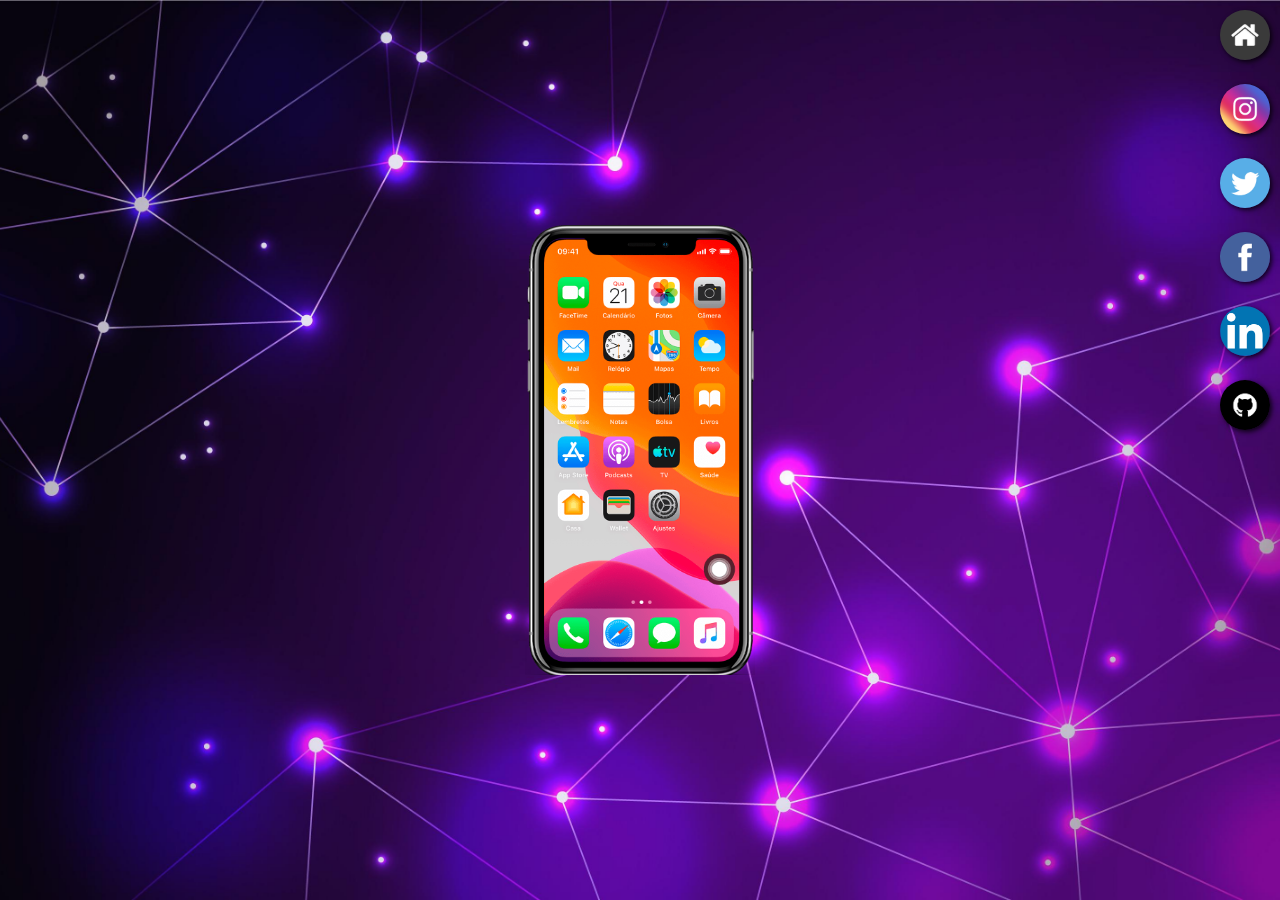
<file: index.html>
<!DOCTYPE html>
<html lang="pt-br">
<head>
    <meta charset="UTF-8">
    <meta http-equiv="X-UA-Compatible" content="IE=edge">
    <meta name="viewport" content="width=device-width, initial-scale=1.0">
    <link rel="shortcut icon" href="isacon.ico" type="image/x-icon">
    <link rel="stylesheet" href="style.css">
    <title>Redes Sociais</title>
</head>
<body>
    <main>
        <section id="cel">
            <iframe src="home.html" frameborder="0" name="tela" id="tela">
                Seu navegador não é compatível com isso.
            </iframe>
        </section>
        <section id="redes">
            <a href="home.html" target="tela"> <img src="imagens/logo-home.jpg" alt="home"></a><br>
            <a href="insta.html" target="tela"><img src="imagens/logo-instagram.jpg" alt="Insta"></a><br>
            <a href="#" target="tela"><img src="imagens/logo-twitter.jpg" alt="tt"></a><br>
            <a href="#" target="tela"><img src="imagens/logo-facebook.jpg" alt="fb"></a><br>
            <a href="#" target="tela"><img src="imagens/logo-linkedin.png" alt="in"></a><br>
            <a href="#" target="tela"><img src="imagens/logo-github.png" alt="gh"></a>
        </section>
    </main>
</body>
</html>
</file>
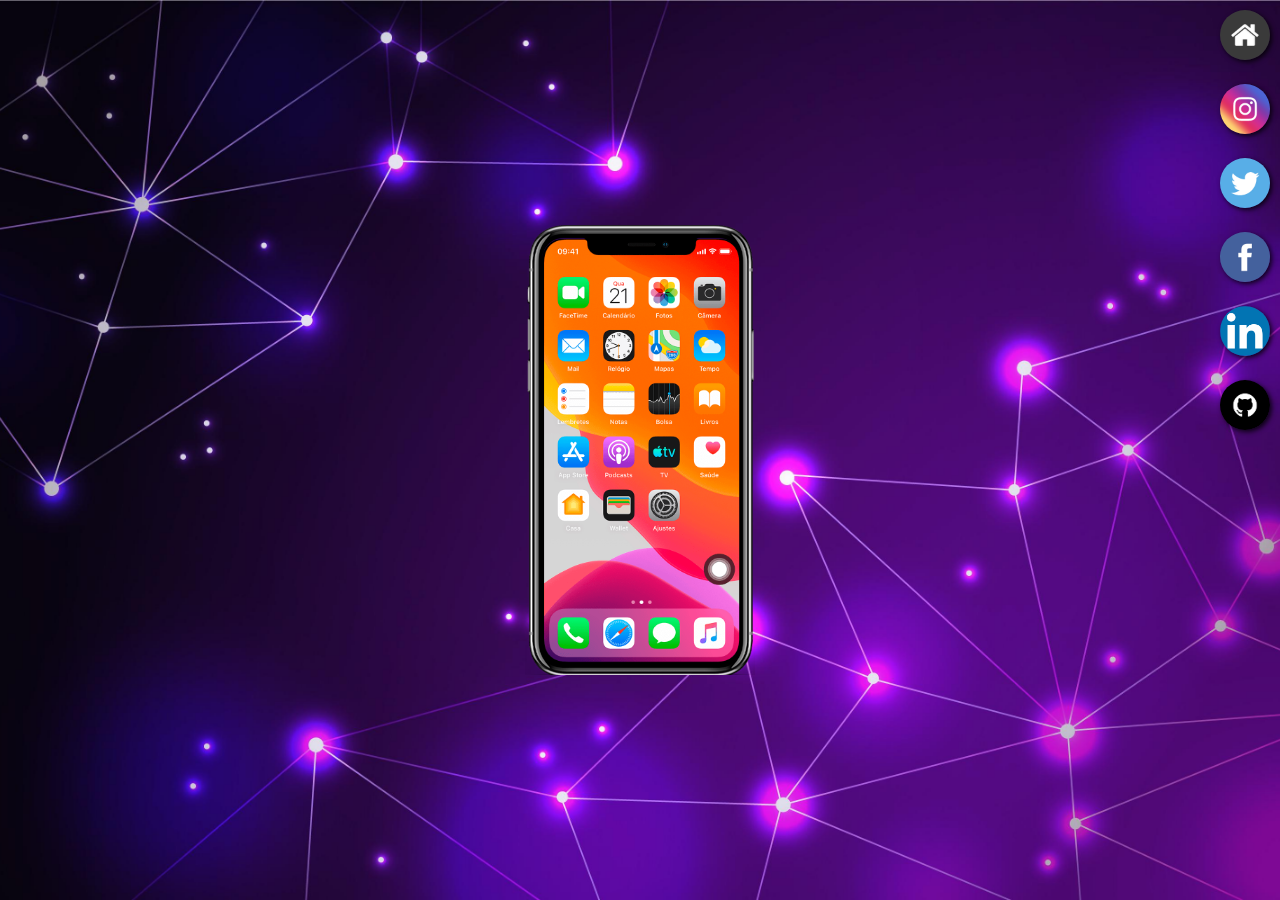
<file: paginas/index.html>
<!DOCTYPE html>
<html lang="pt-br">
<head>
    <meta charset="UTF-8">
    <meta http-equiv="X-UA-Compatible" content="IE=edge">
    <meta name="viewport" content="width=device-width, initial-scale=1.0">
    <link rel="shortcut icon" href="../imagens/isacon.ico" type="image/x-icon">
    <link rel="stylesheet" href="../css/style.css">
    <title>Redes Sociais</title>
</head>
<body>
    <main>
        <section id="cel">
            <iframe src="home.html" frameborder="0" name="tela" id="tela">
                Seu navegador não é compatível com isso.
            </iframe>
        </section>
        <section id="redes">
            <a href="home.html" target="tela"> <img src="../imagens/logo-home.jpg" alt="home"></a><br>
            <a href="insta.html" target="tela"><img src="../imagens/logo-instagram.jpg" alt="Insta"></a><br>
            <a href="tt.html" target="tela"><img src="../imagens/logo-twitter.jpg" alt="tt"></a><br>
            <a href="fb.html" target="tela"><img src="../imagens/logo-facebook.jpg" alt="fb"></a><br>
            <a href="linkedin.html" target="tela"><img src="../imagens/logo-linkedin.png" alt="in"></a><br>
            <a href="git.html" target="tela"><img src="../imagens/logo-github.png" alt="gh"></a>
        </section>
    </main>
</body>
</html>
</file>
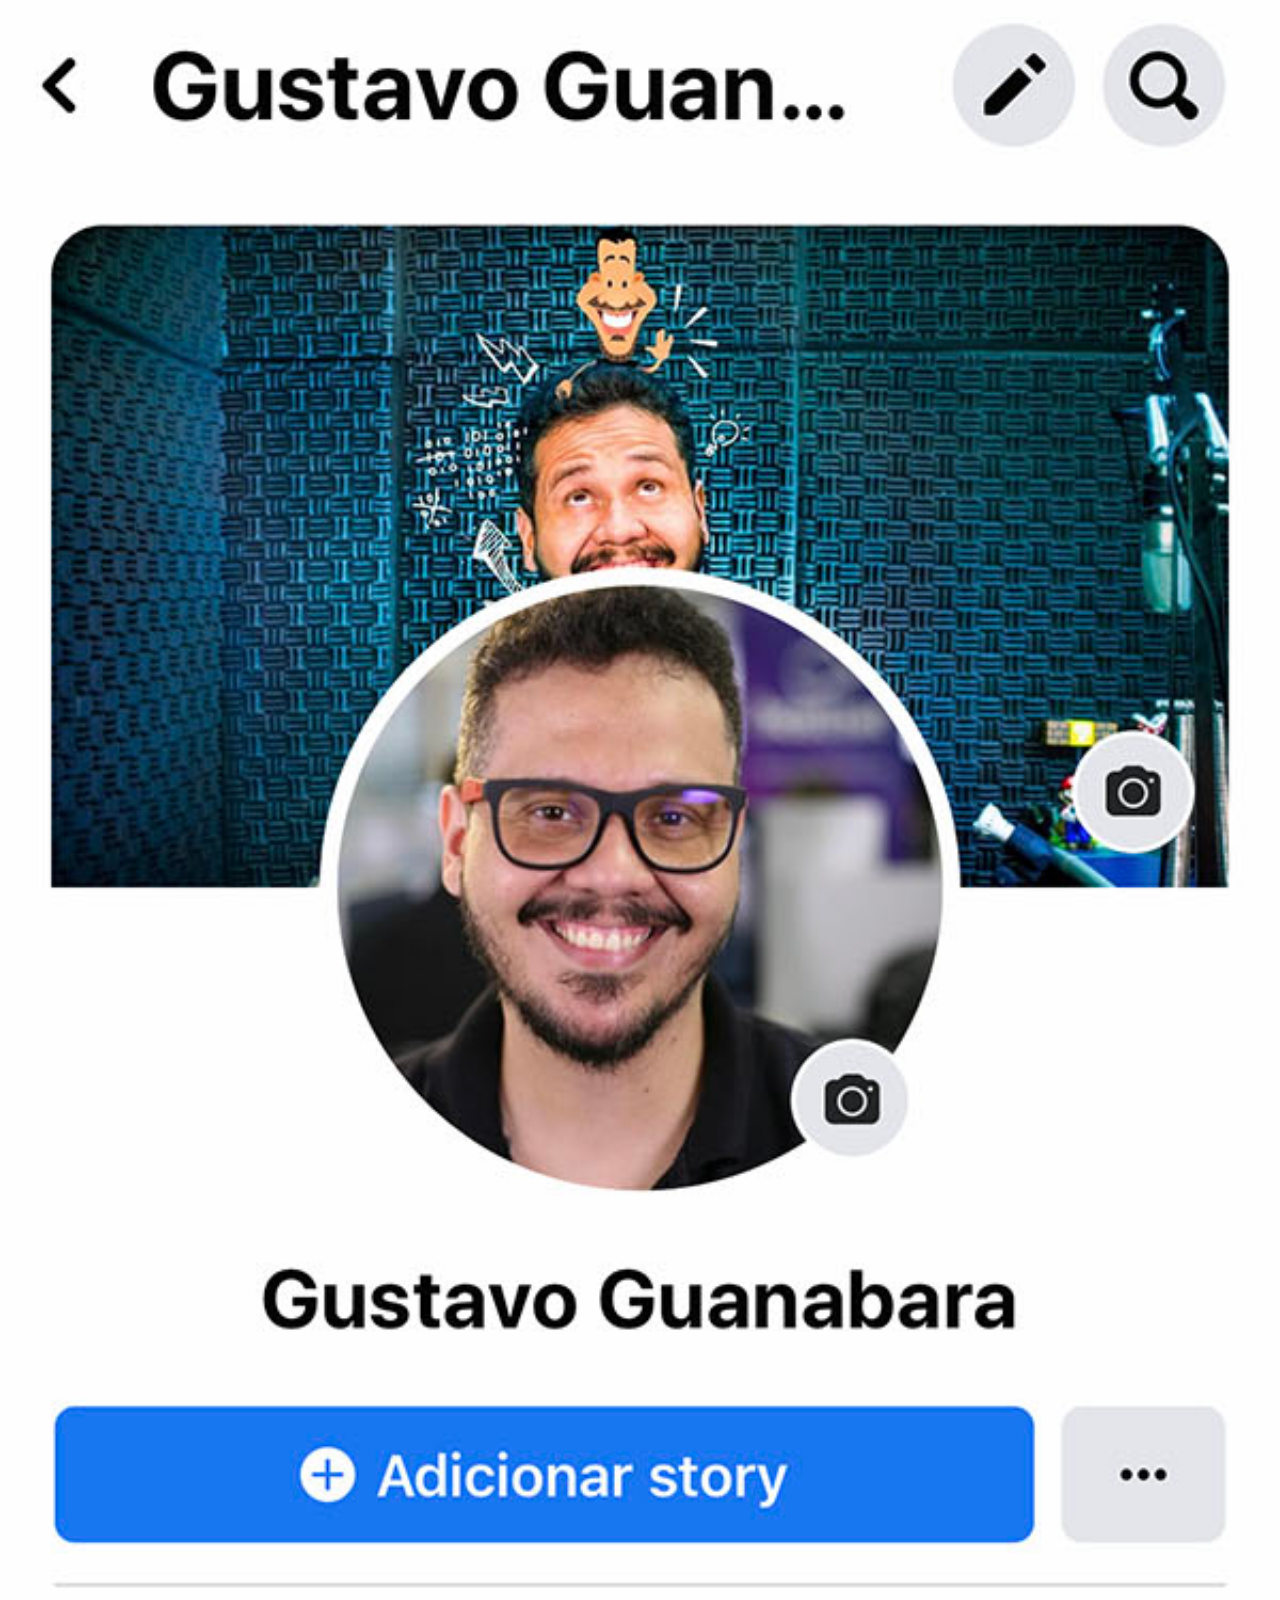
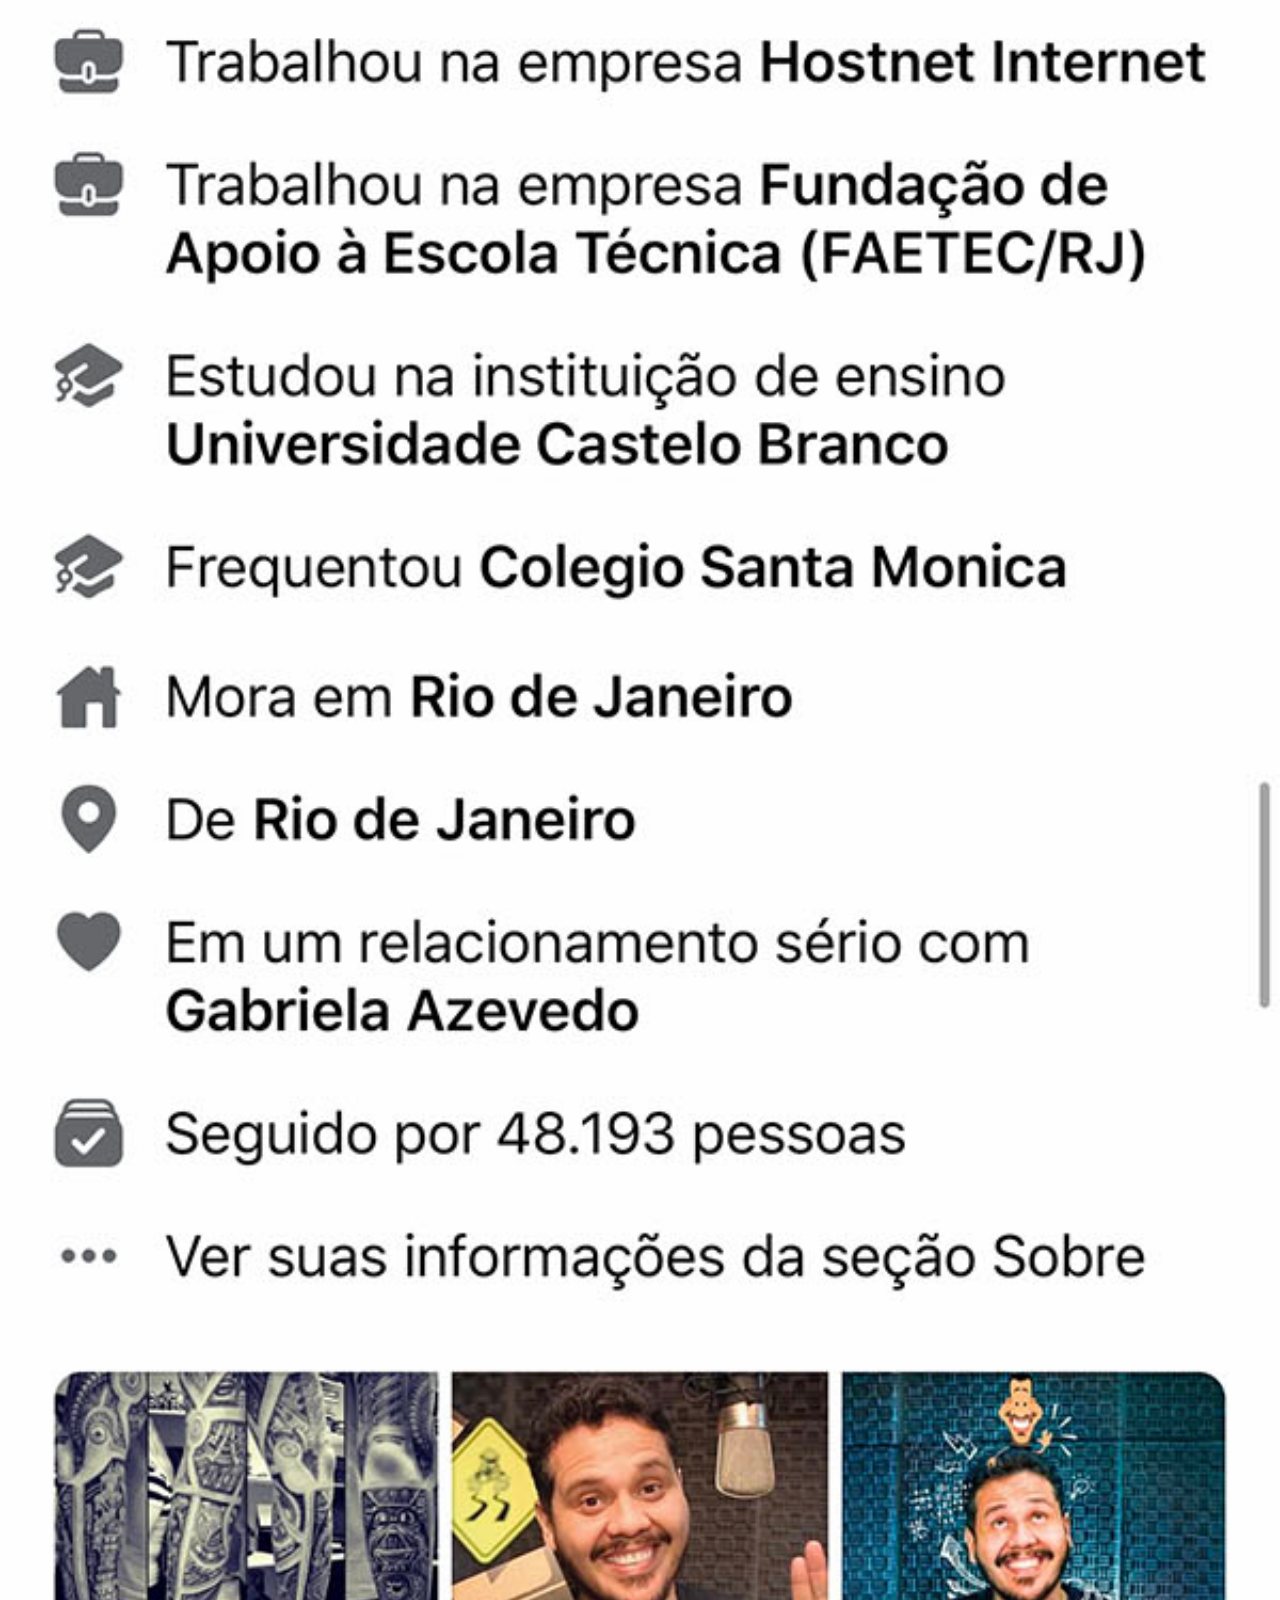
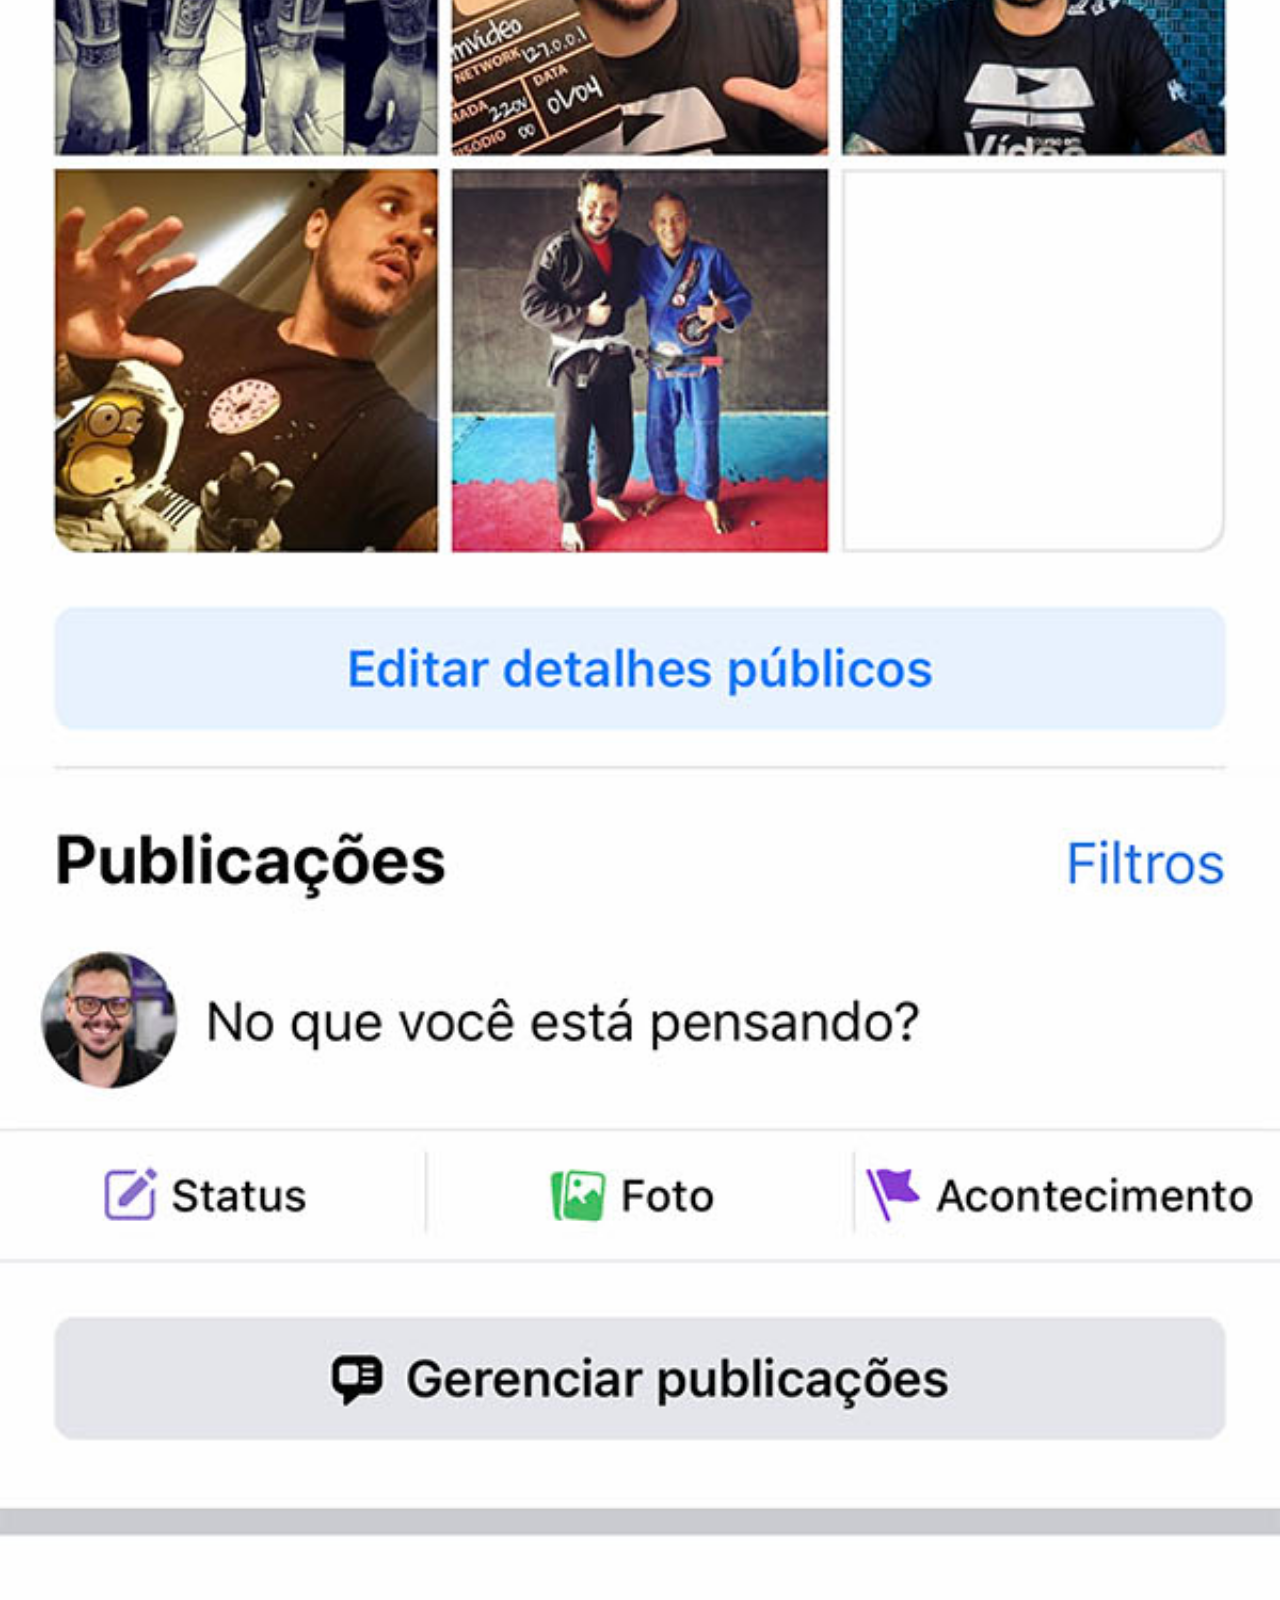
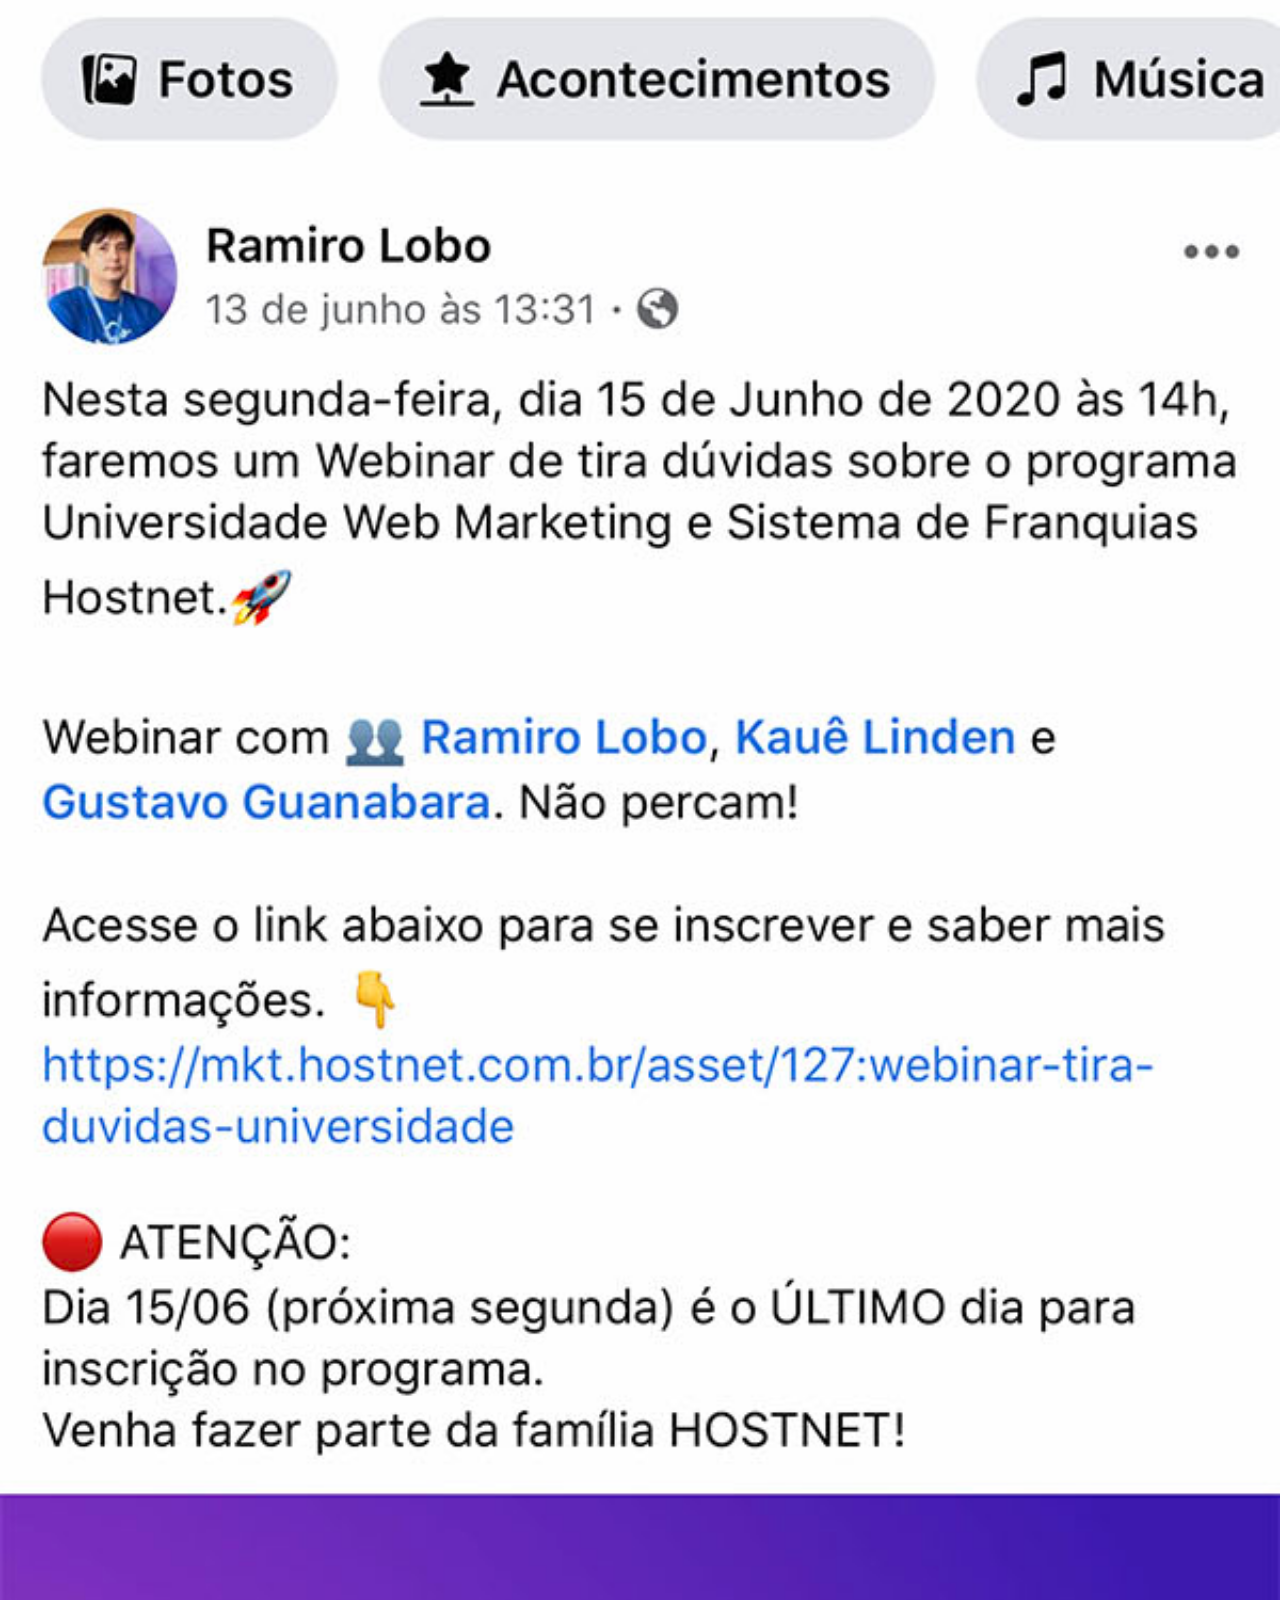
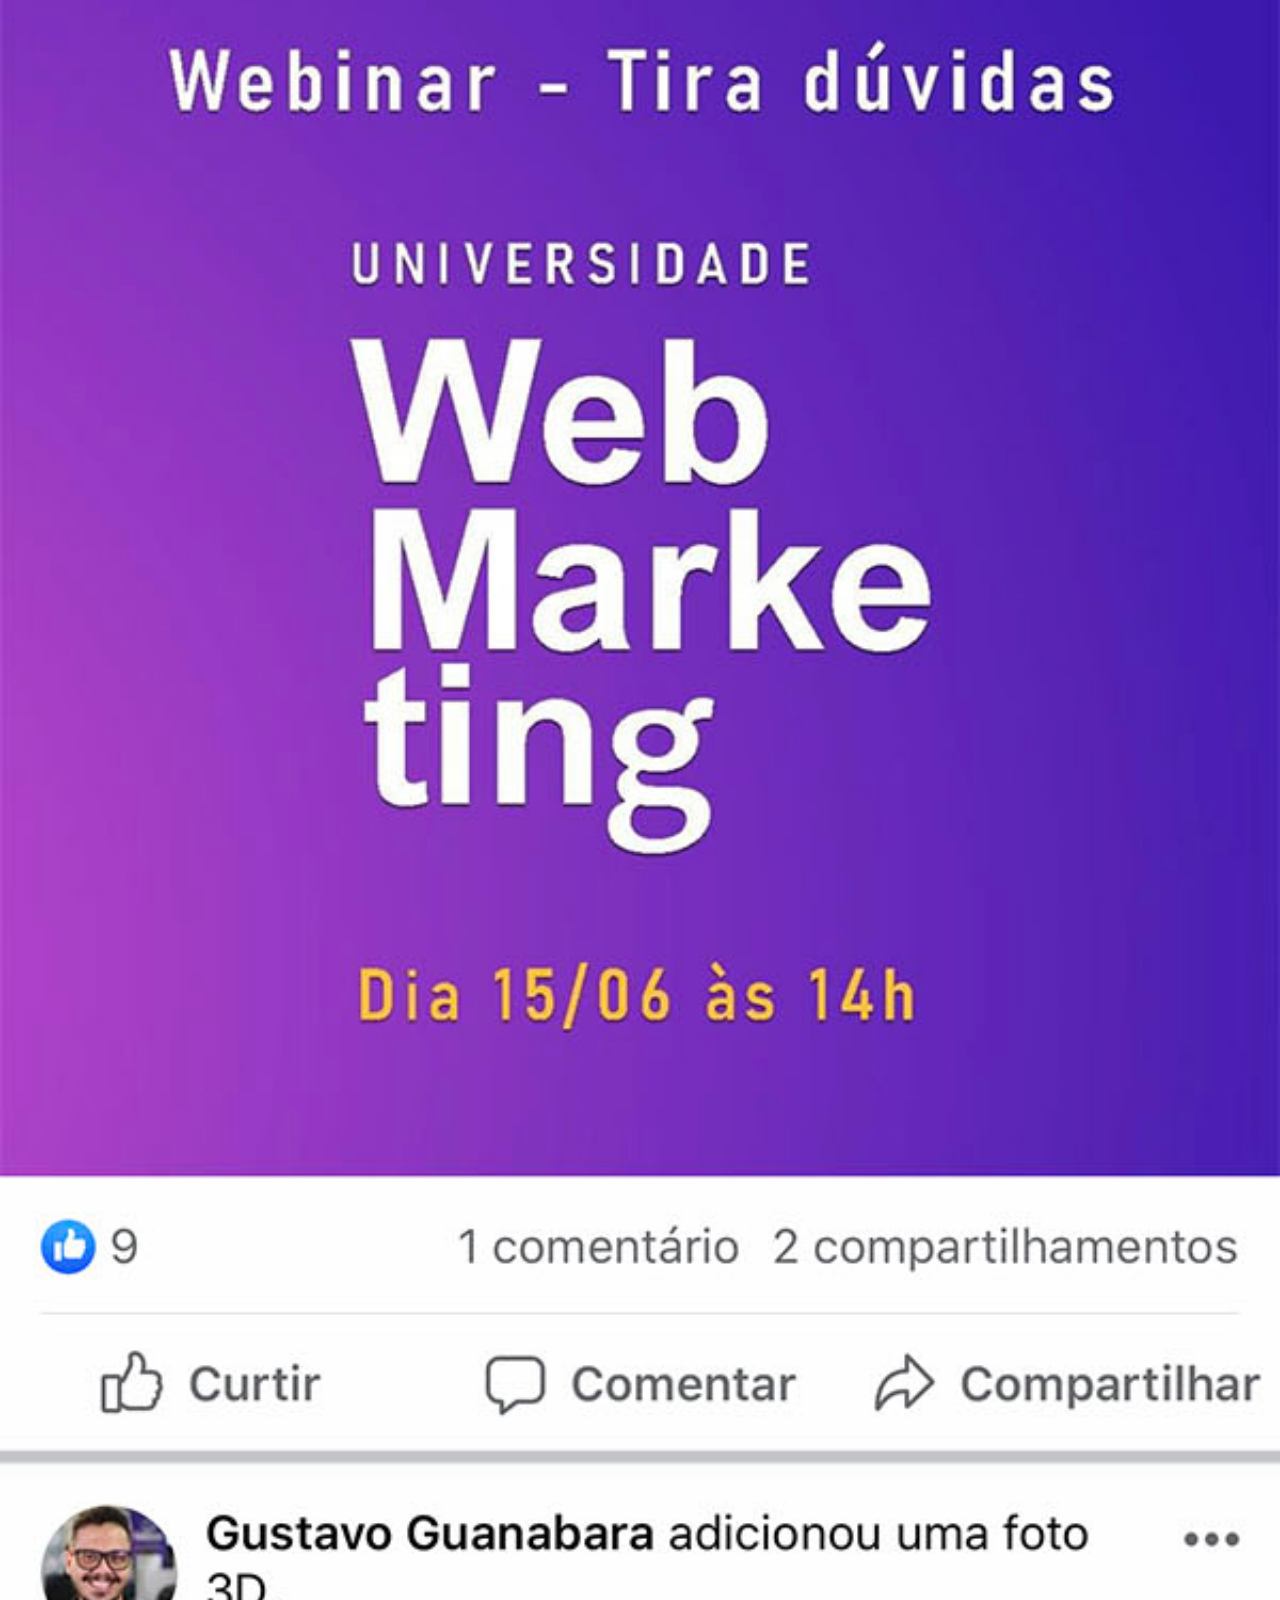
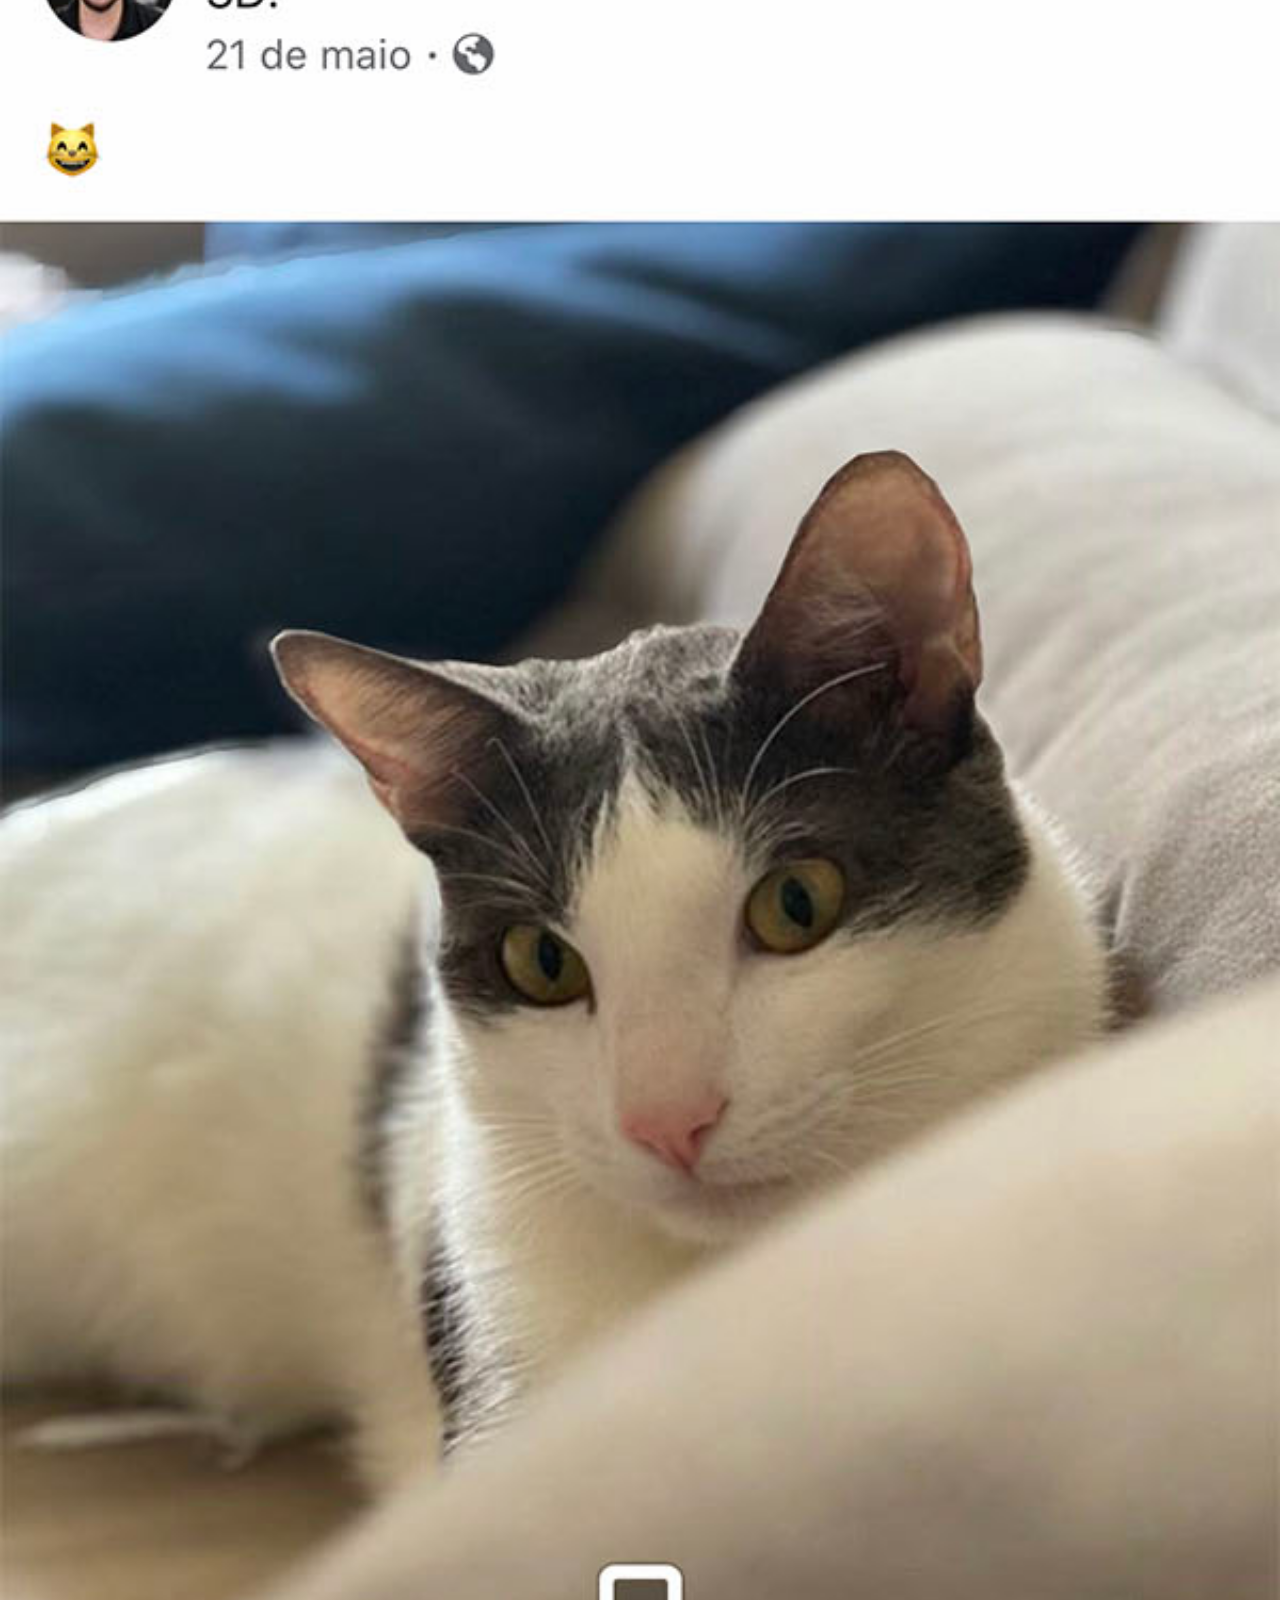
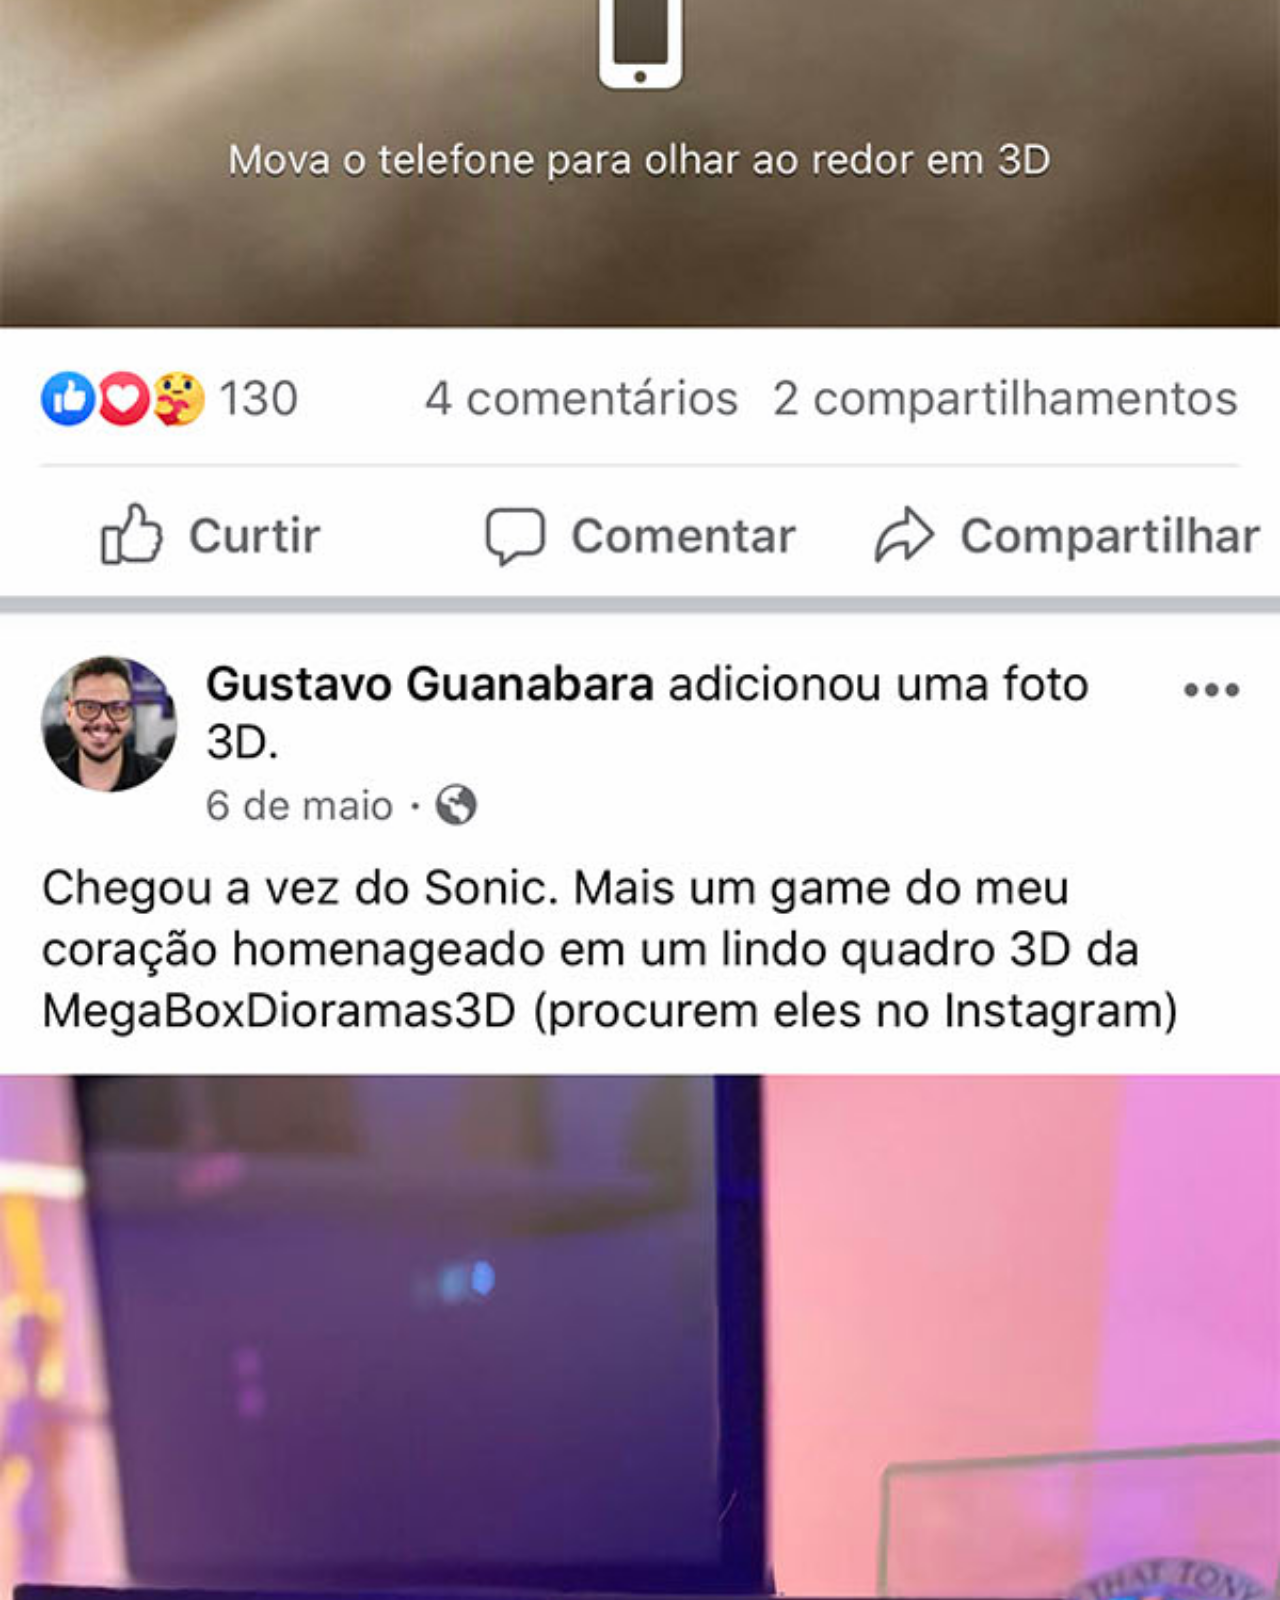
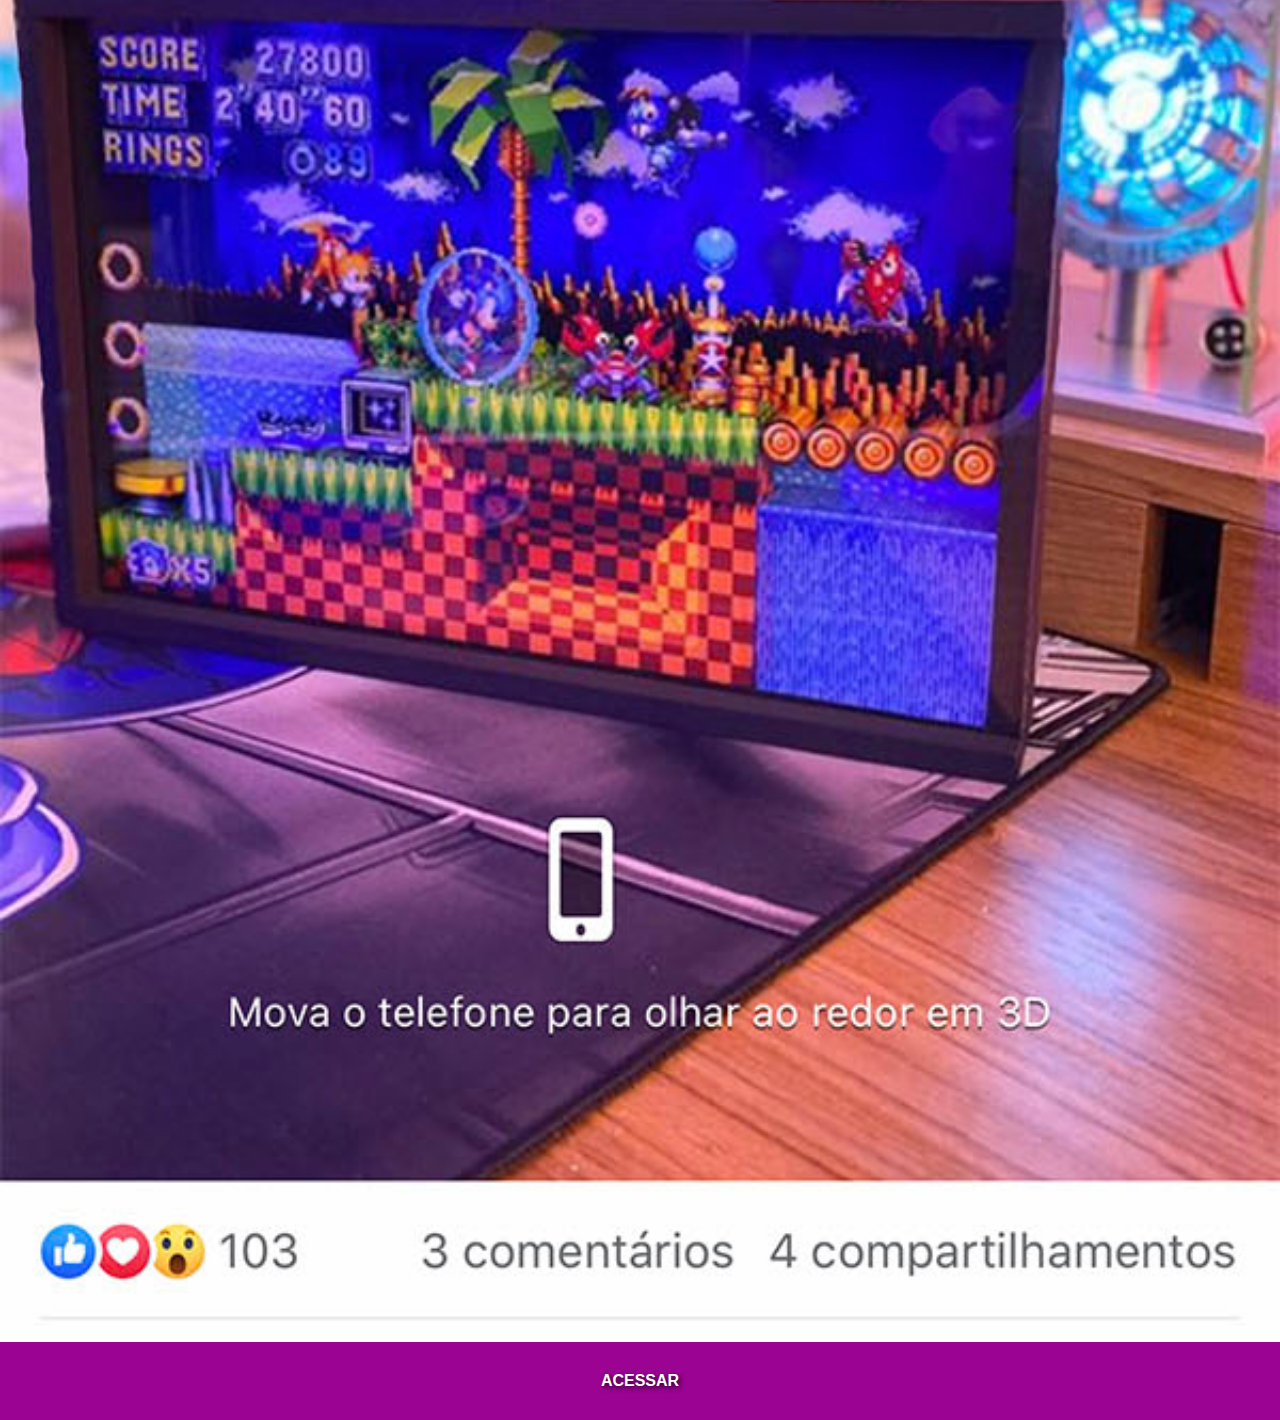
<file: fb.html>
<!DOCTYPE html>
<html lang="pt-br">
<head>
    <meta charset="UTF-8">
    <meta http-equiv="X-UA-Compatible" content="IE=edge">
    <meta name="viewport" content="width=device-width, initial-scale=1.0">
    <title>Facebook</title>
    <link rel="stylesheet" href="estilos/social.css">
</head>
<body>
    <img src="imagens/tela-facebook.jpg" alt="fb">
    <a href="https://www.facebook.com/isabela.rodrigues.9216/" target="_blank">ACESSAR</a>
</body>
</html>
</file>
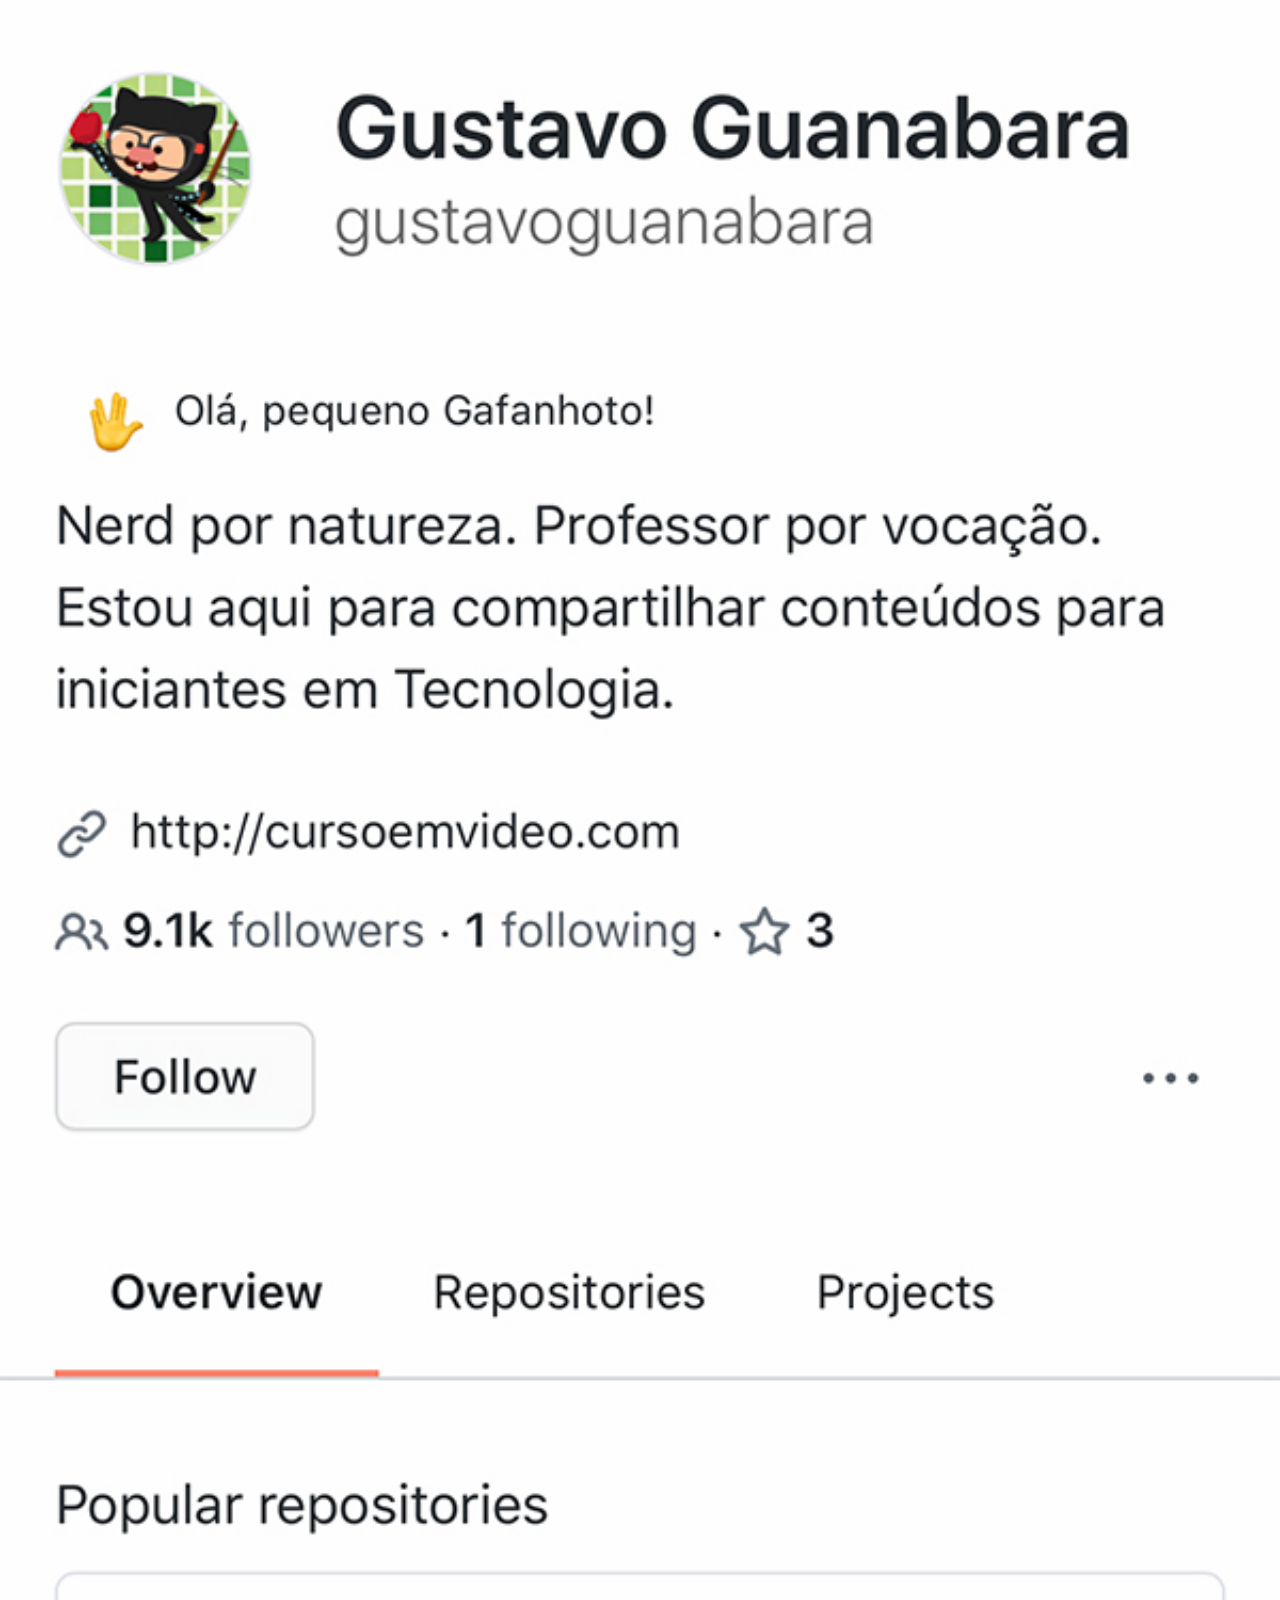
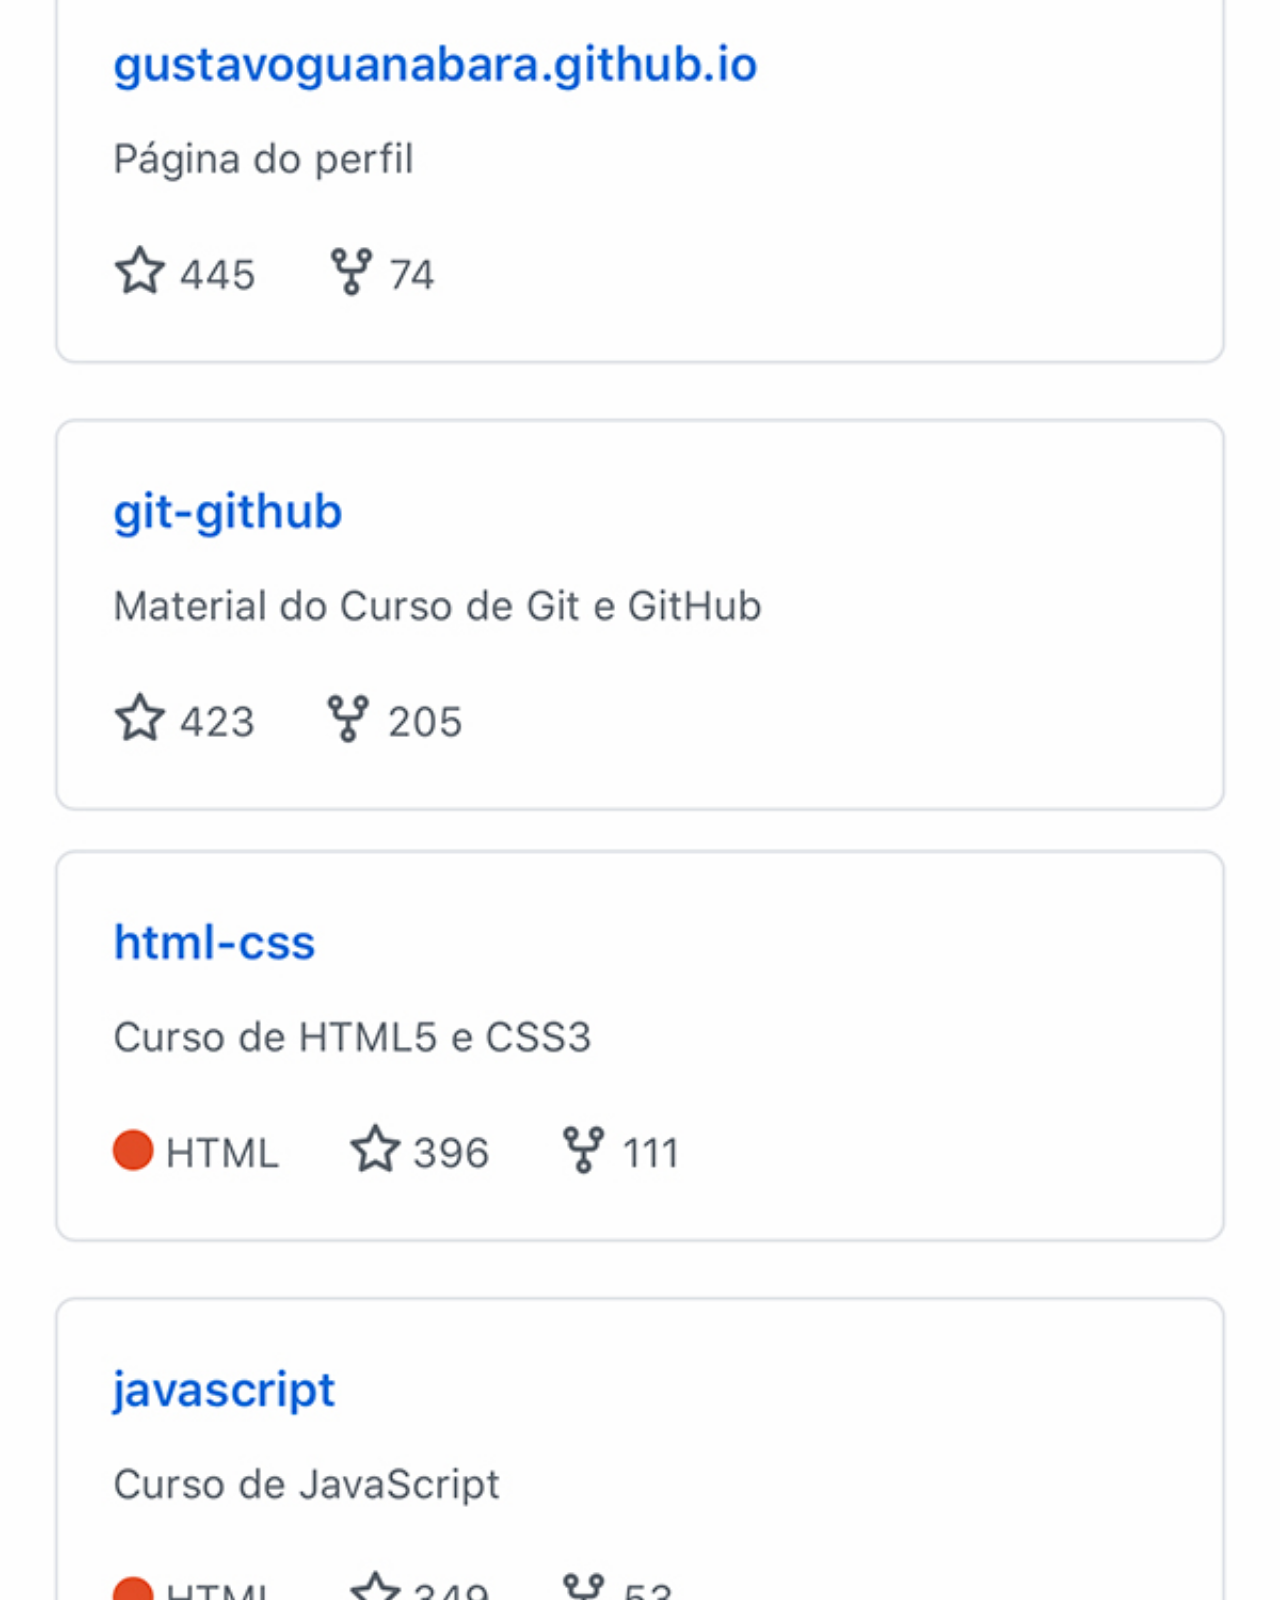
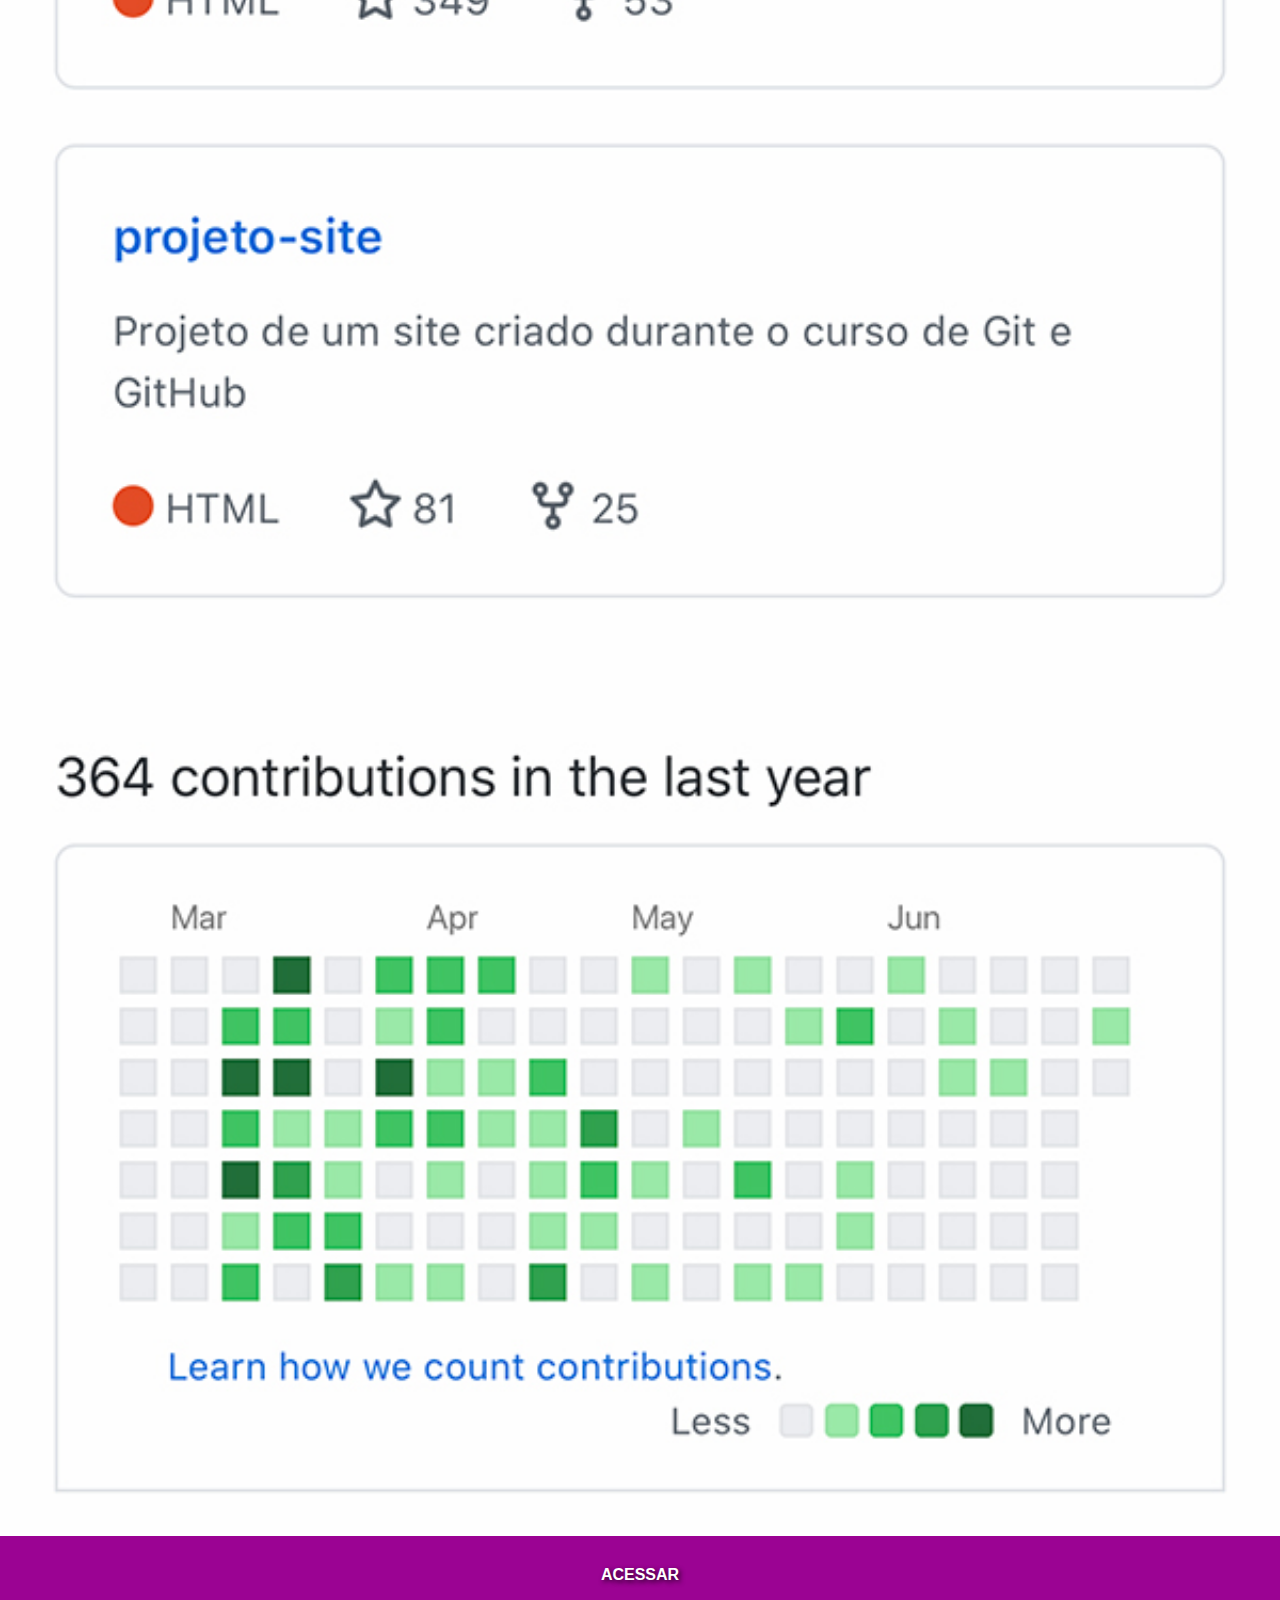
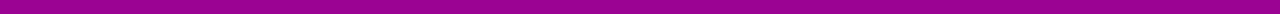
<file: git.html>
<!DOCTYPE html>
<html lang="pt-br">
<head>
    <meta charset="UTF-8">
    <meta http-equiv="X-UA-Compatible" content="IE=edge">
    <meta name="viewport" content="width=device-width, initial-scale=1.0">
    <title>GitHub</title>
    <link rel="stylesheet" href="estilos/social.css">
</head>
<body>
   <img src="imagens/tela-github.jpg" alt="gh">
   <a href="https://github.com/isabela-rodriguesch" target="_blank">ACESSAR</a>
</body>
</html>
</file>
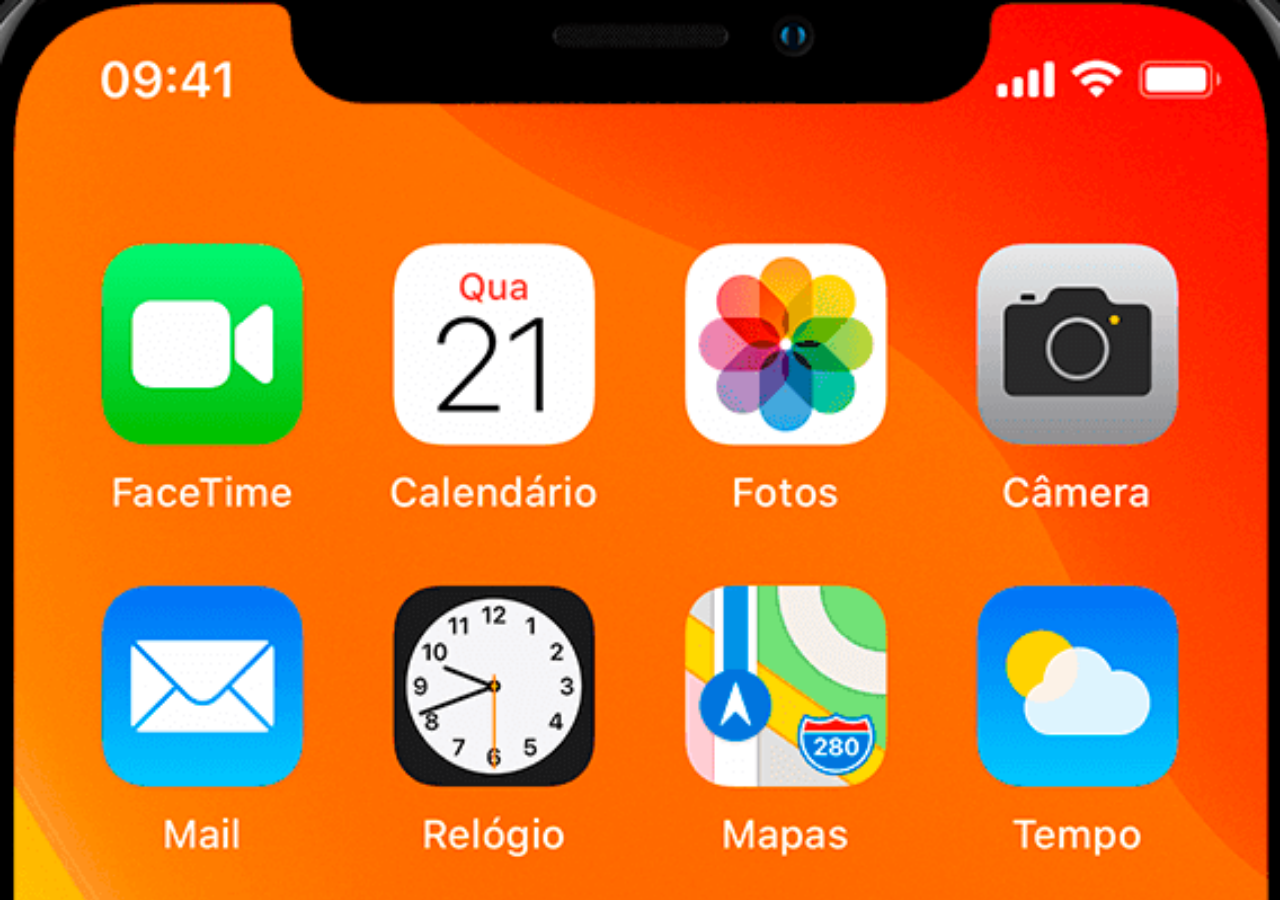
<file: home.html>
<!DOCTYPE html>
<html lang="pt-br">
<head>
    <meta charset="UTF-8">
    <meta http-equiv="X-UA-Compatible" content="IE=edge">
    <meta name="viewport" content="width=device-width, initial-scale=1.0">
    <title>Home</title>
    <style>
        *{
            margin: 0px;
            padding: 0px;
        }
        body {
            width: 100vw;
            height: 100vh;
            background: black url(imagens/tela-iphone.png) no-repeat top center;
            background-size: cover;
        }
    </style>
</head>
<body>
    
</body>
</html>
</file>
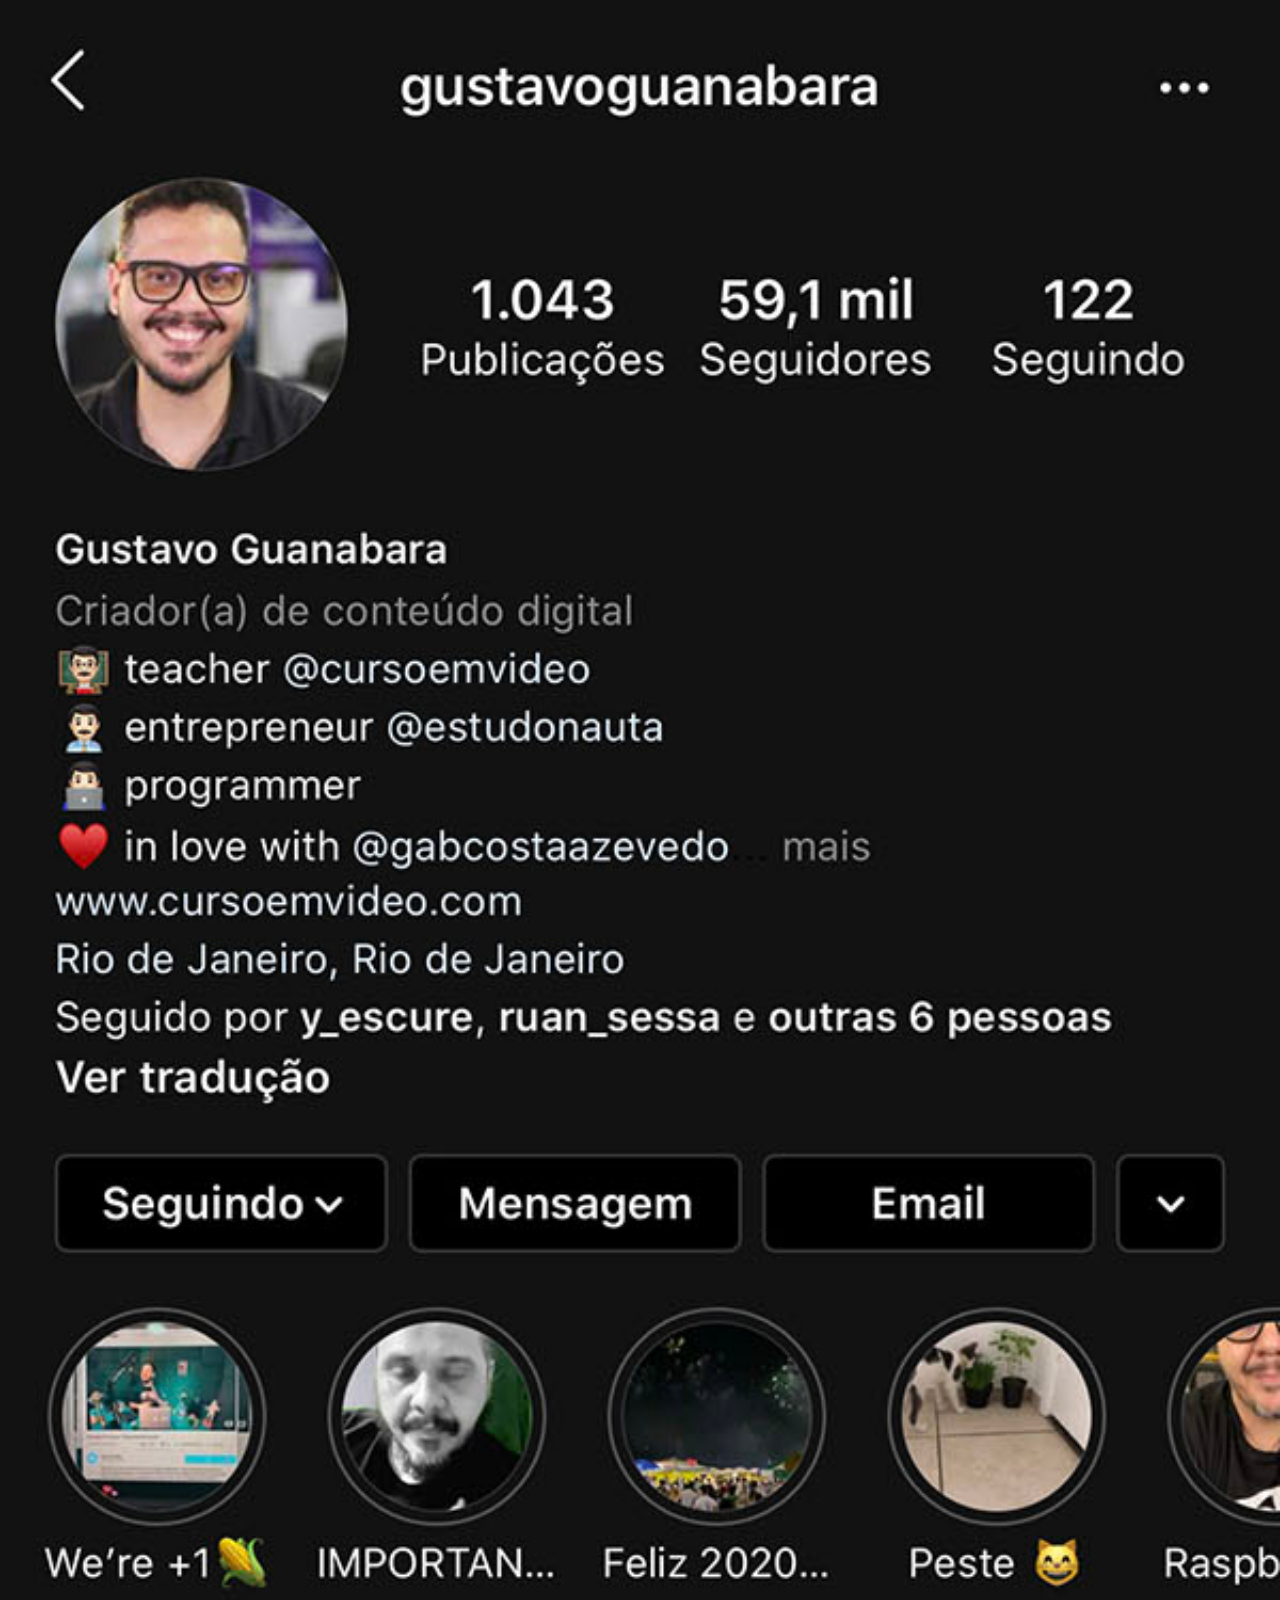
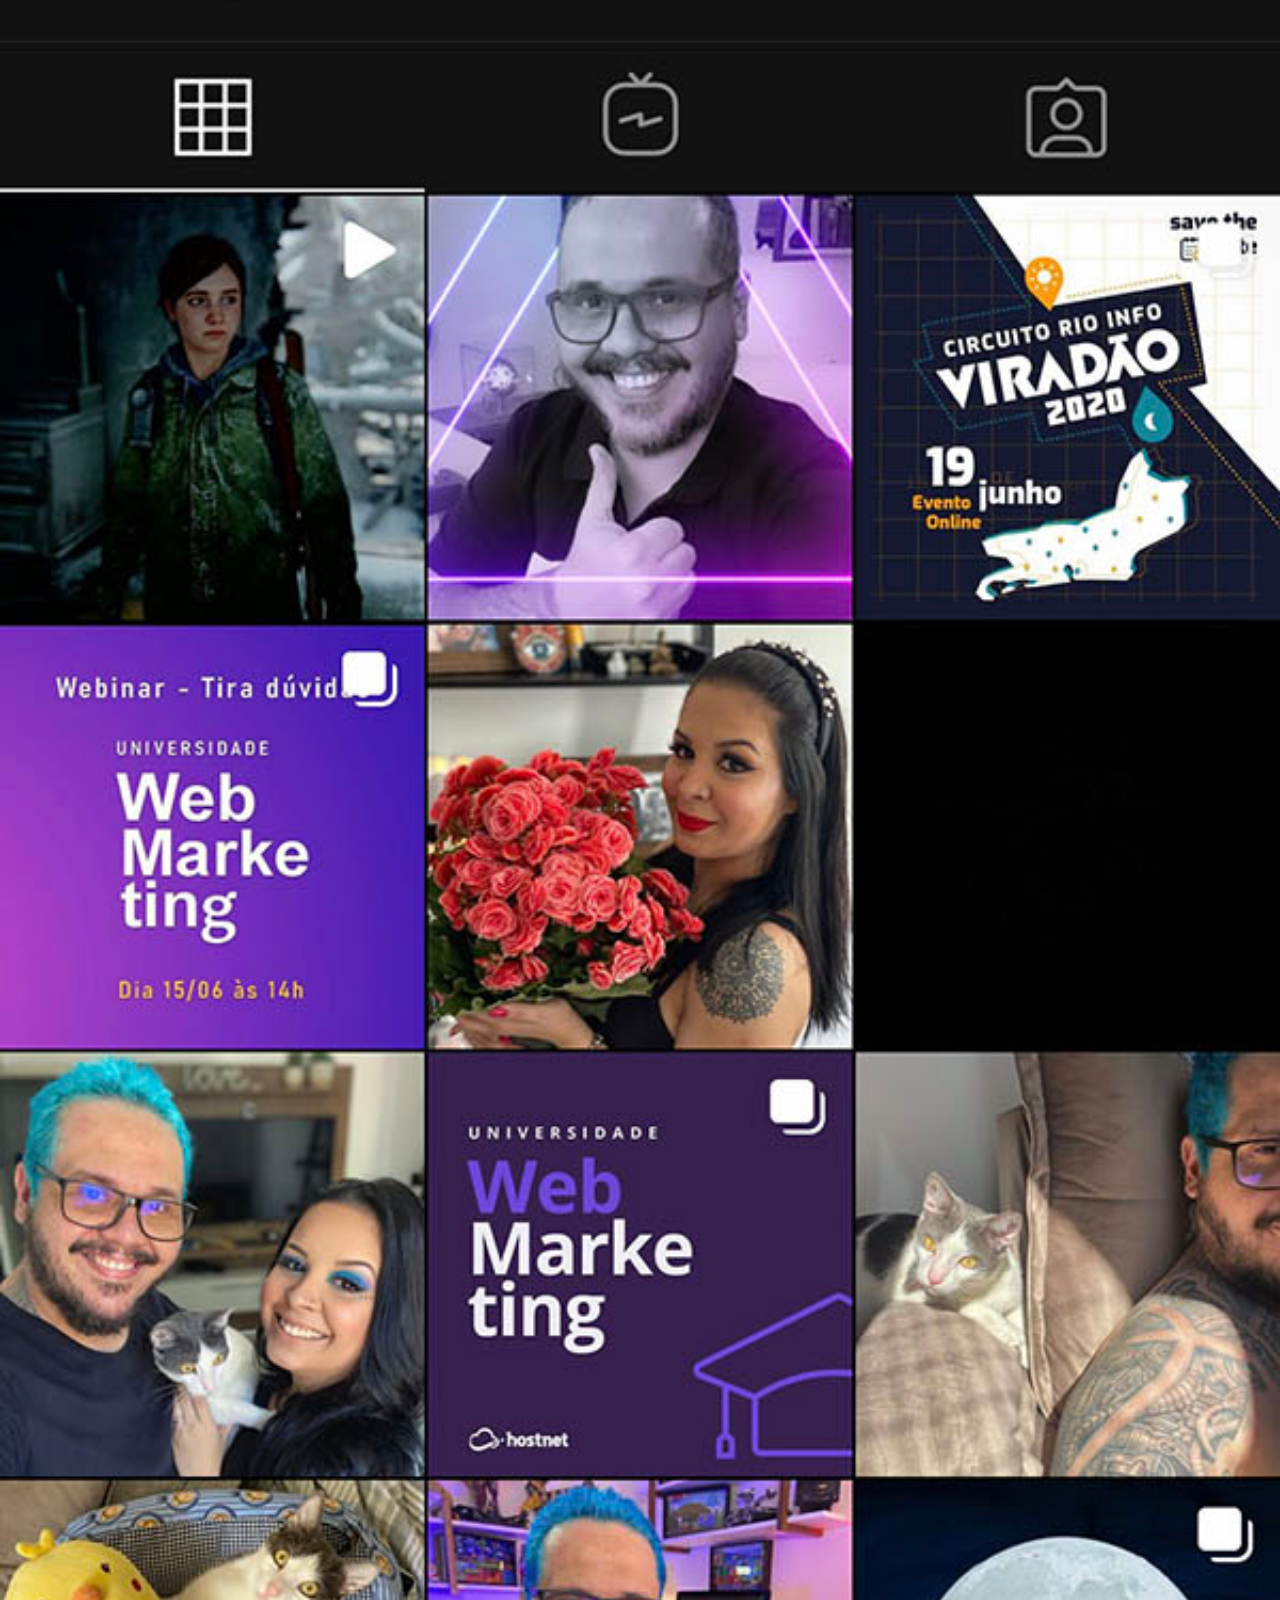
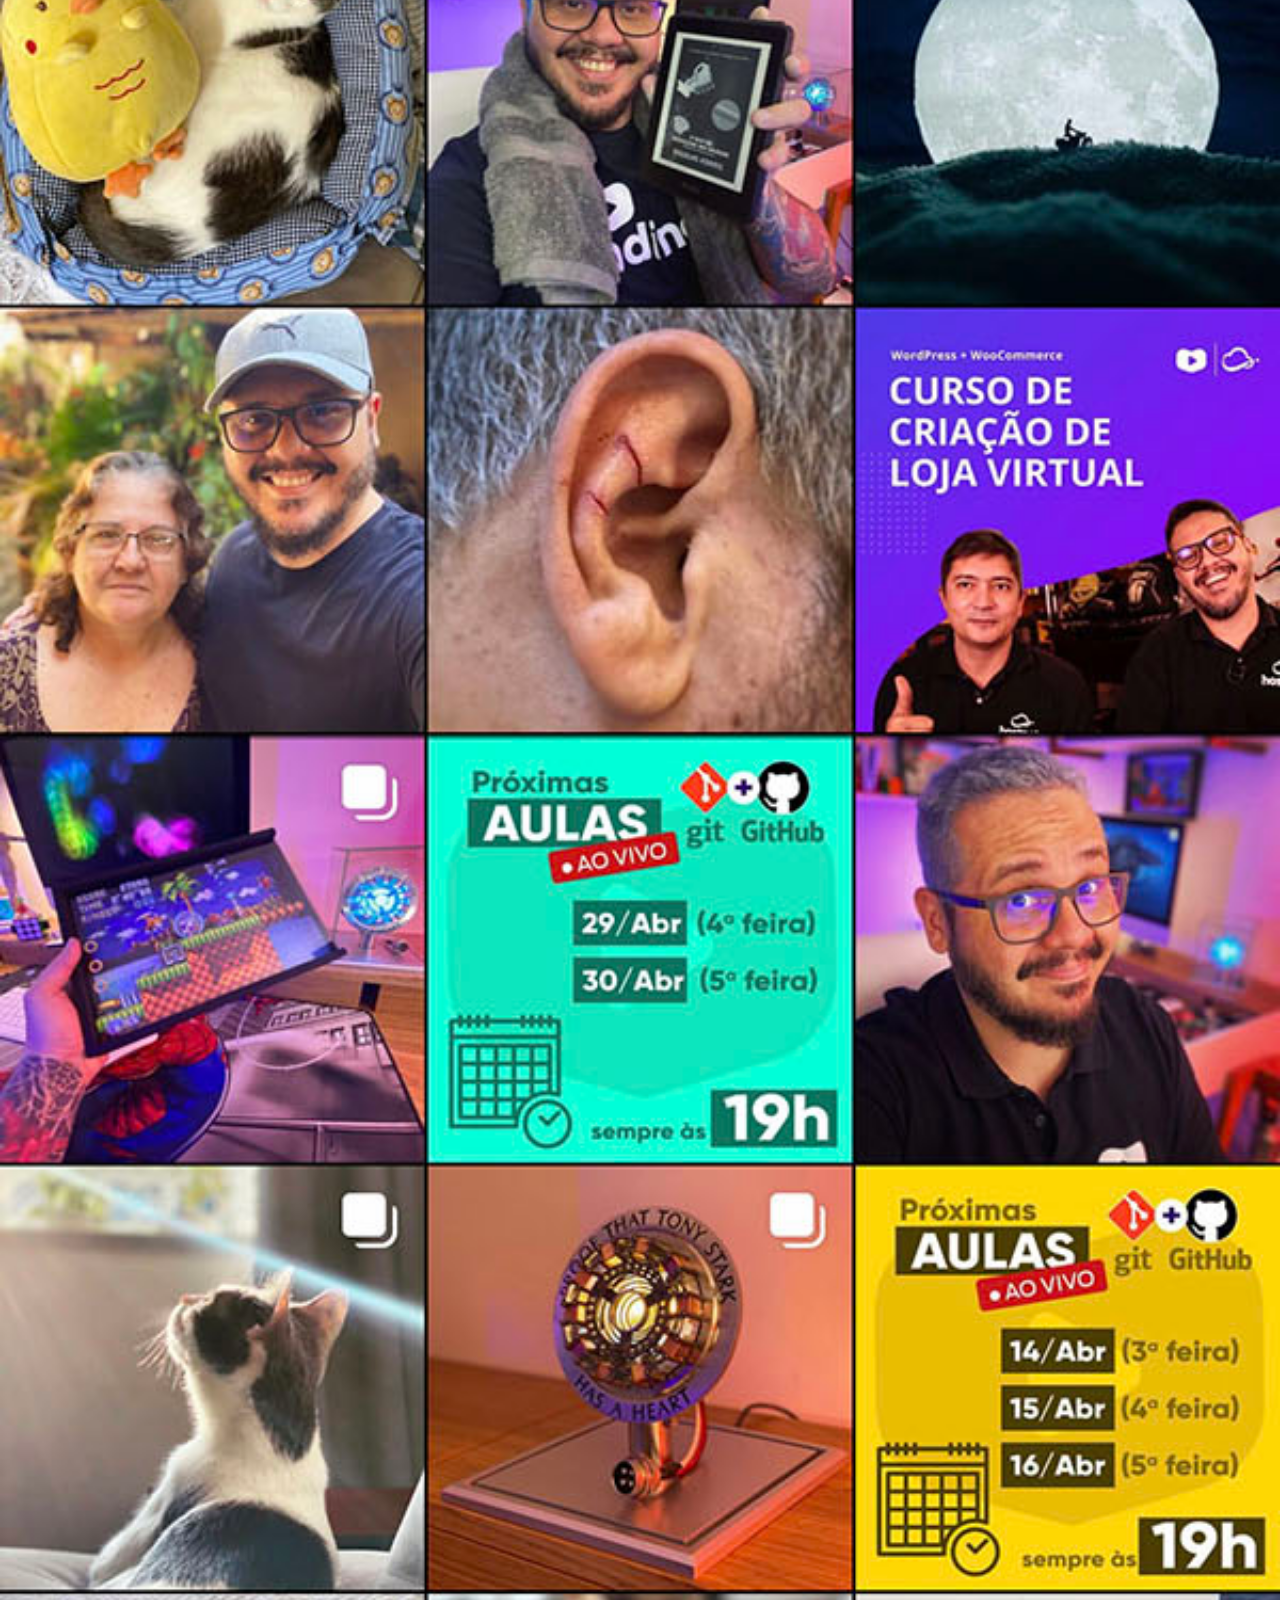
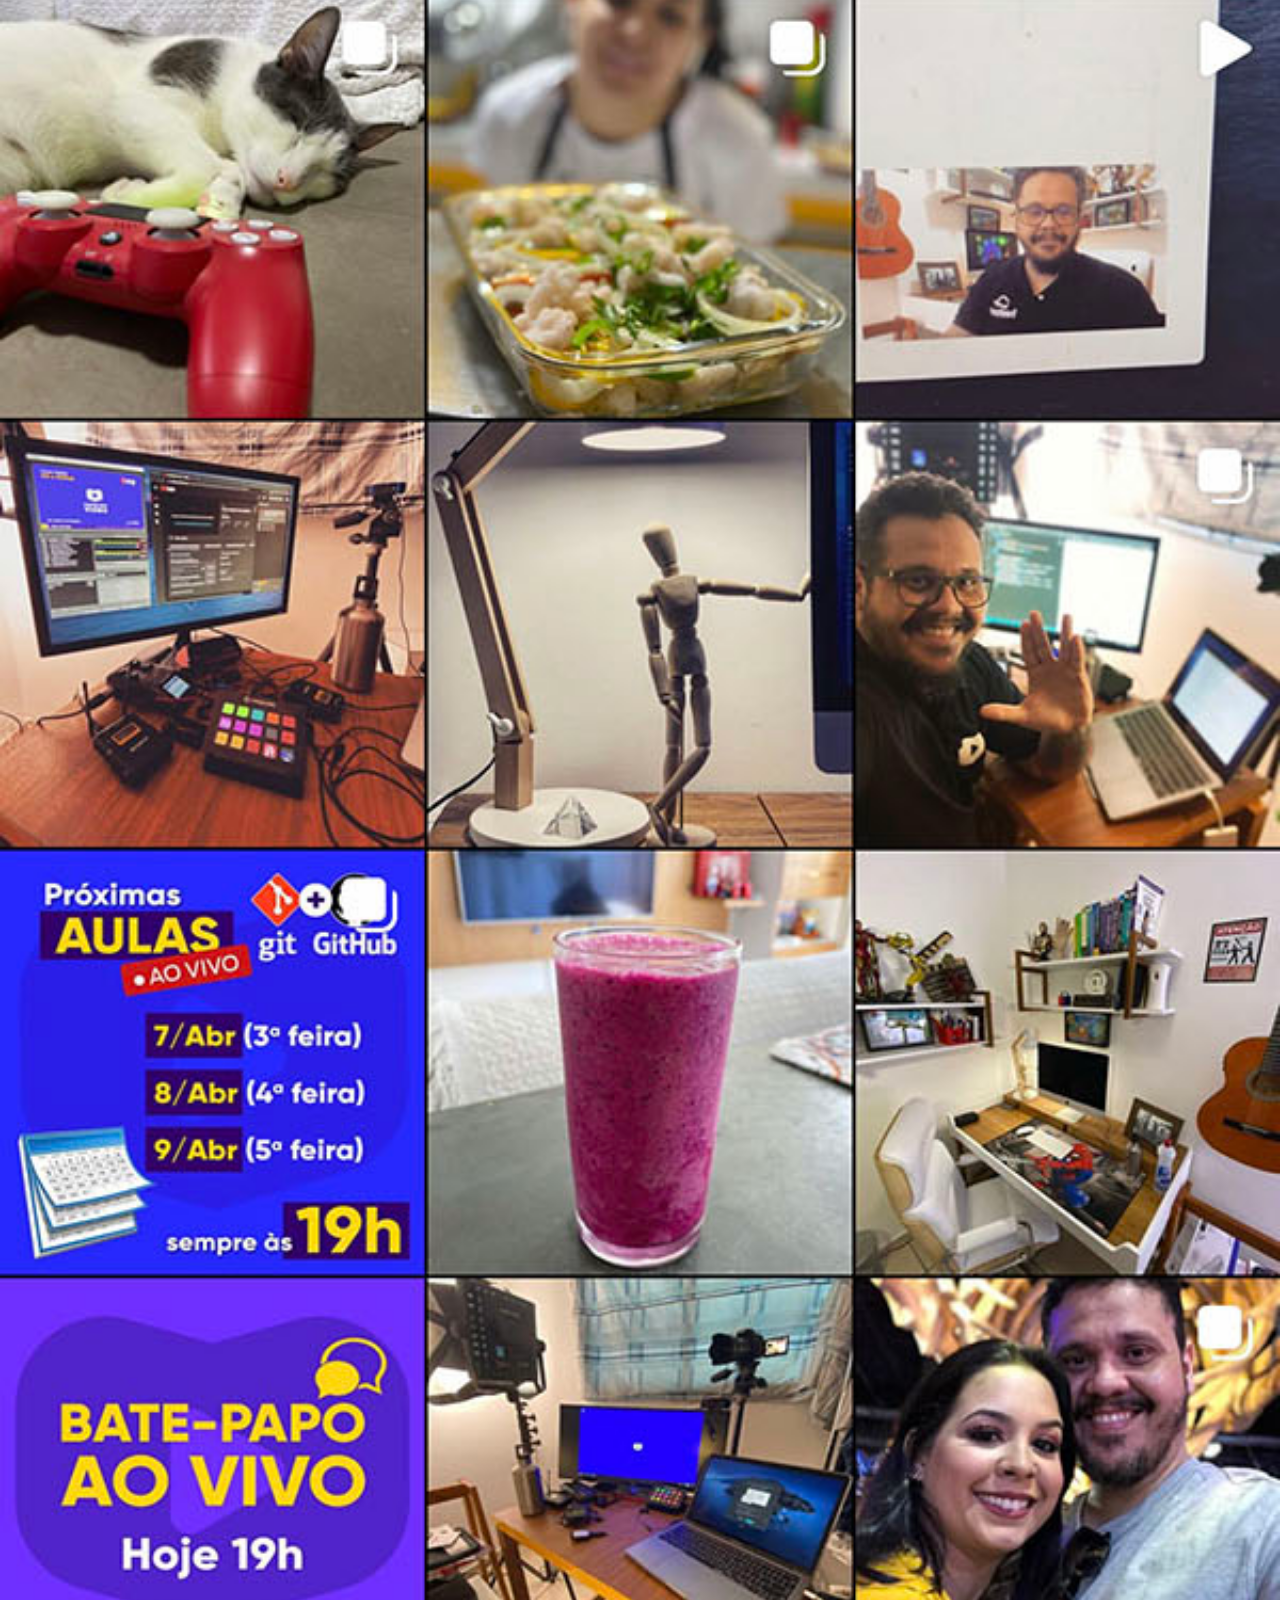
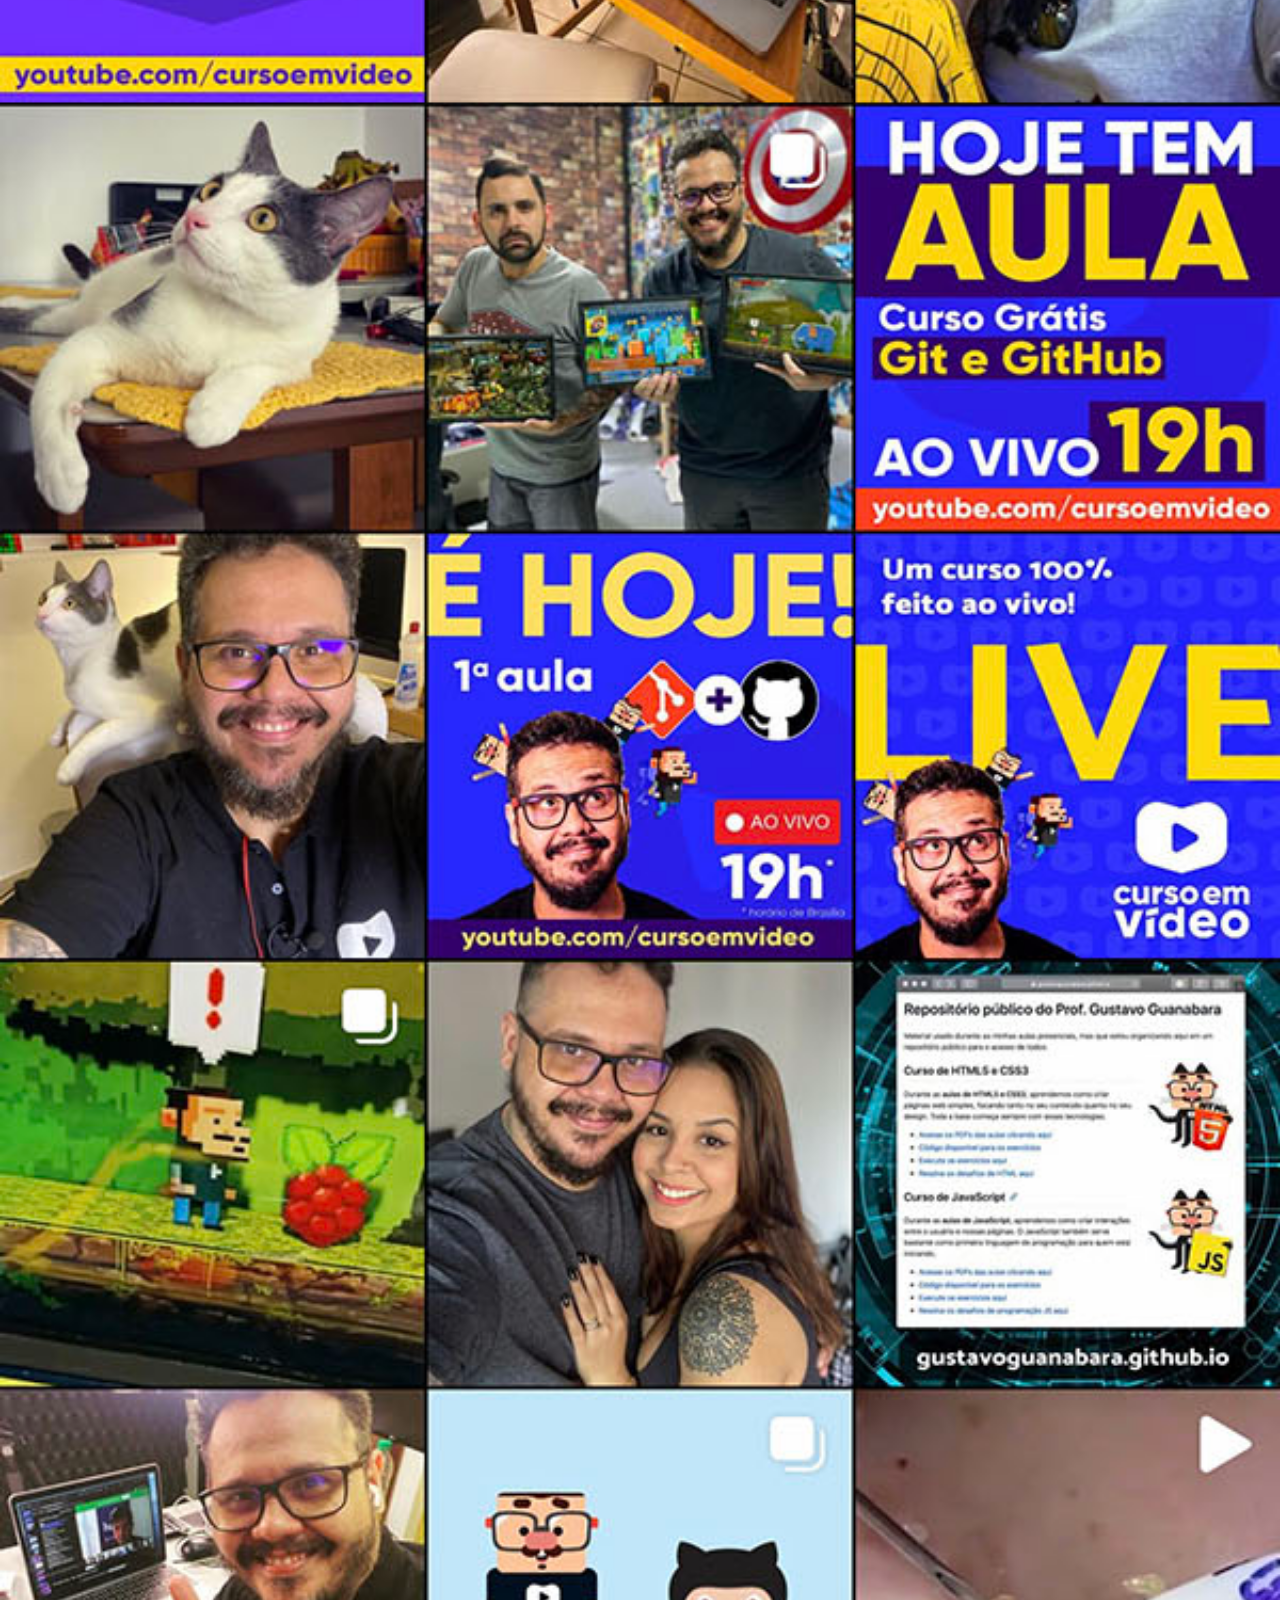
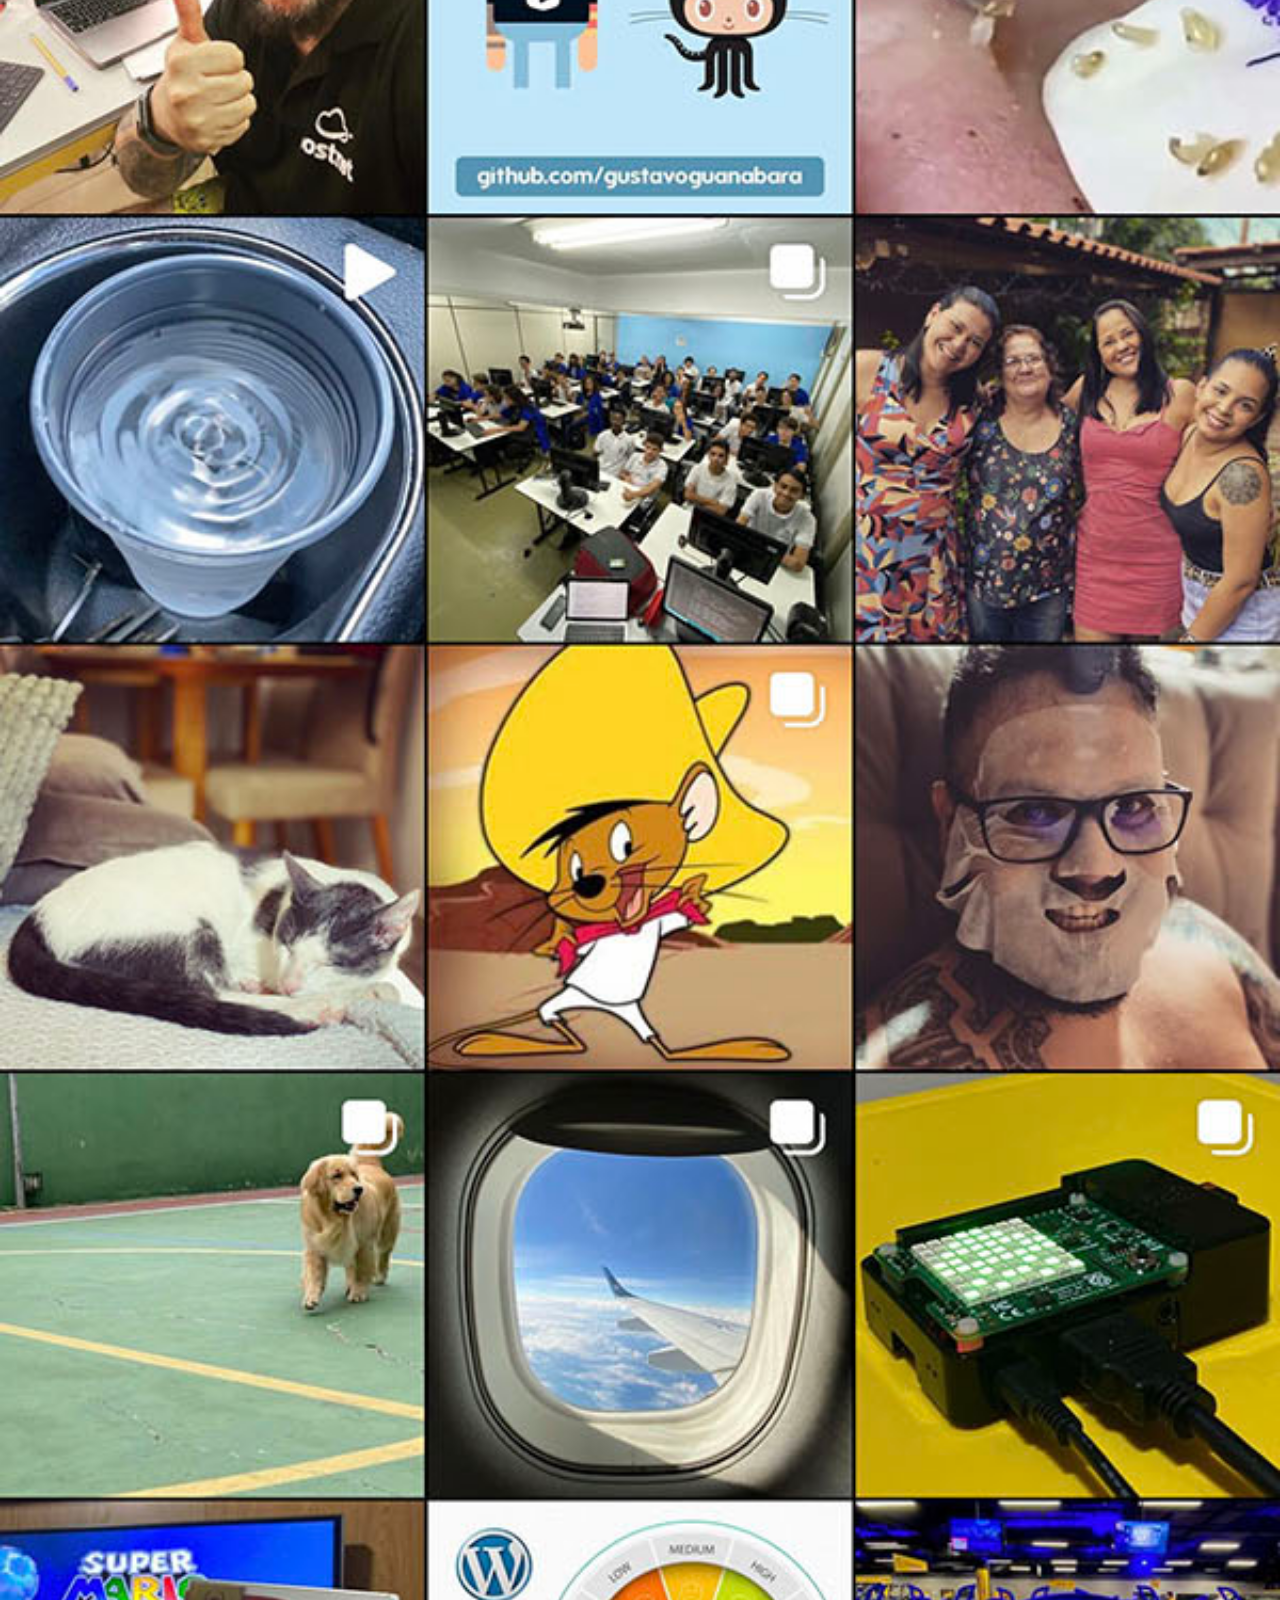
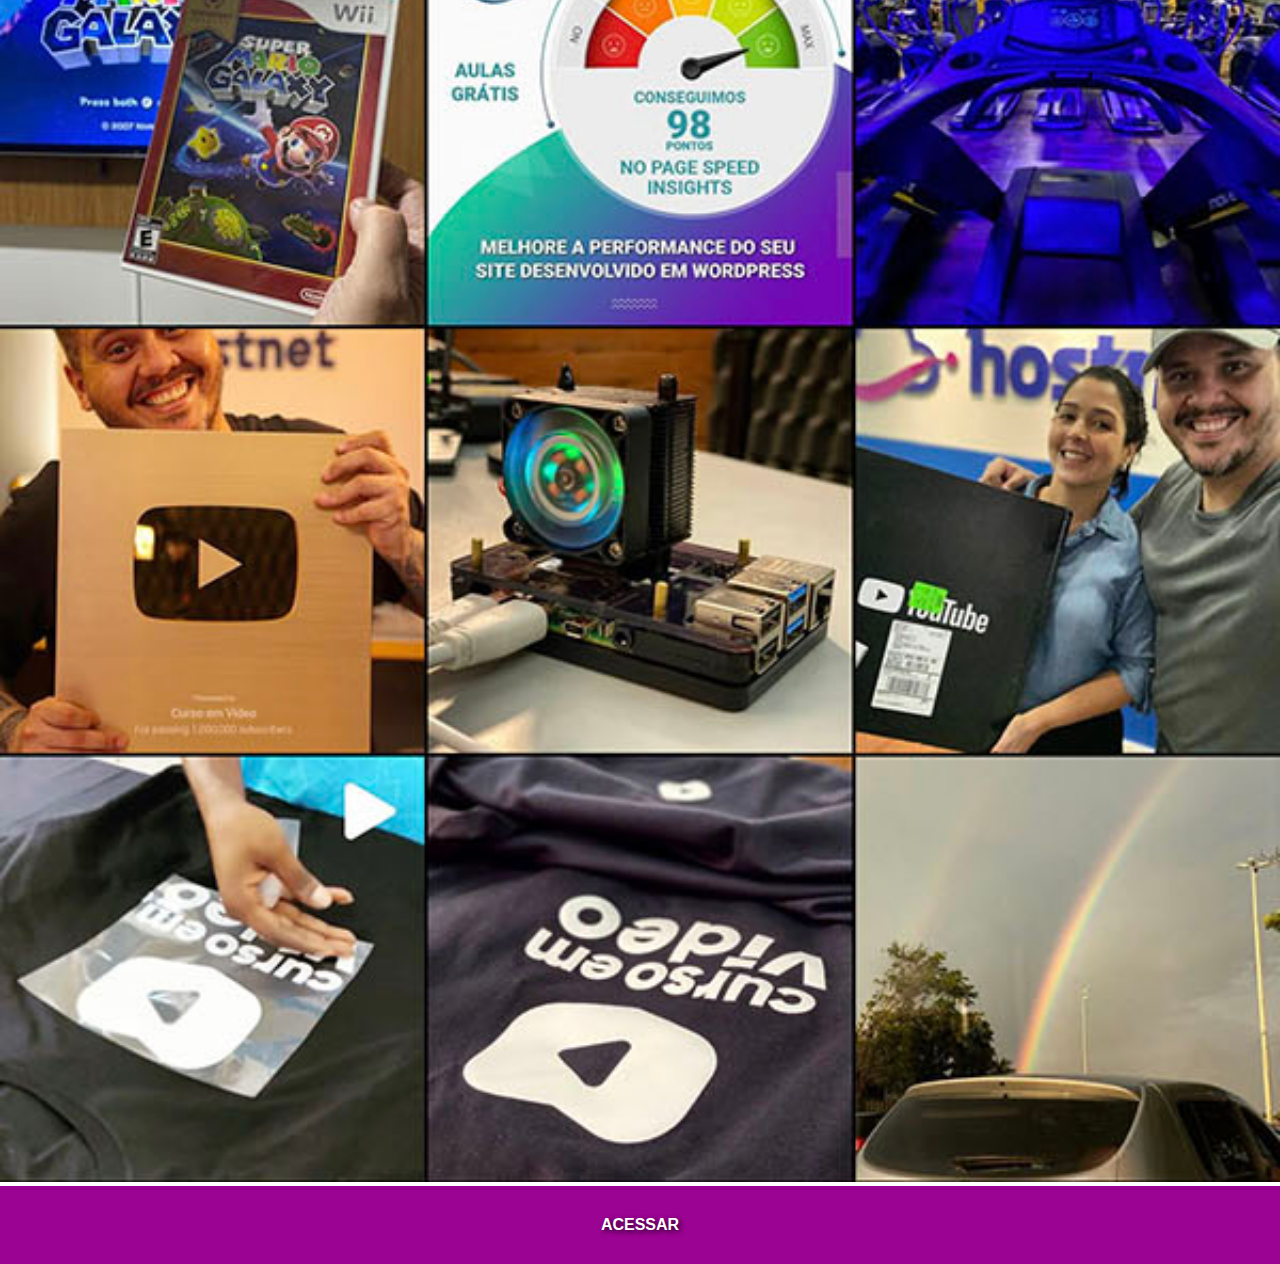
<file: insta.html>
<!DOCTYPE html>
<html lang="en">
<head>
    <meta charset="UTF-8">
    <meta http-equiv="X-UA-Compatible" content="IE=edge">
    <meta name="viewport" content="width=device-width, initial-scale=1.0">
    <title>Instagram</title>
    <style>
        * {
            margin: 0px;
            padding: 0%;
            font-family: 'Gill Sans', 'Gill Sans MT', Calibri, 'Trebuchet MS', sans-serif;
        }
       img {
        width: 100vw;
       
       }

       a {
        display: block;
        background-color: rgb(155, 3, 147);
        padding: 30px;
        text-align: center;
        font-weight: bolder;
        text-decoration: none;
        color: white;
        text-shadow: 2px 2px 5px rgba(0, 0, 0, 0.795);
       }
       ::-webkit-scrollbar {
        width: 0px;
        height: 0px;
       }

       a:hover {
        transform: translate(-2px, -2px );
        background-color: rgba(248, 20, 237, 0.89);
       }
    </style>
</head>
<body>
    <img src="imagens/tela-instagram.jpg" alt="insta"><a href="https://www.instagram.com/isabela_rodriguesch/?hl=pt-br" target="_blank">ACESSAR</a>
</body>
</html>
</file>
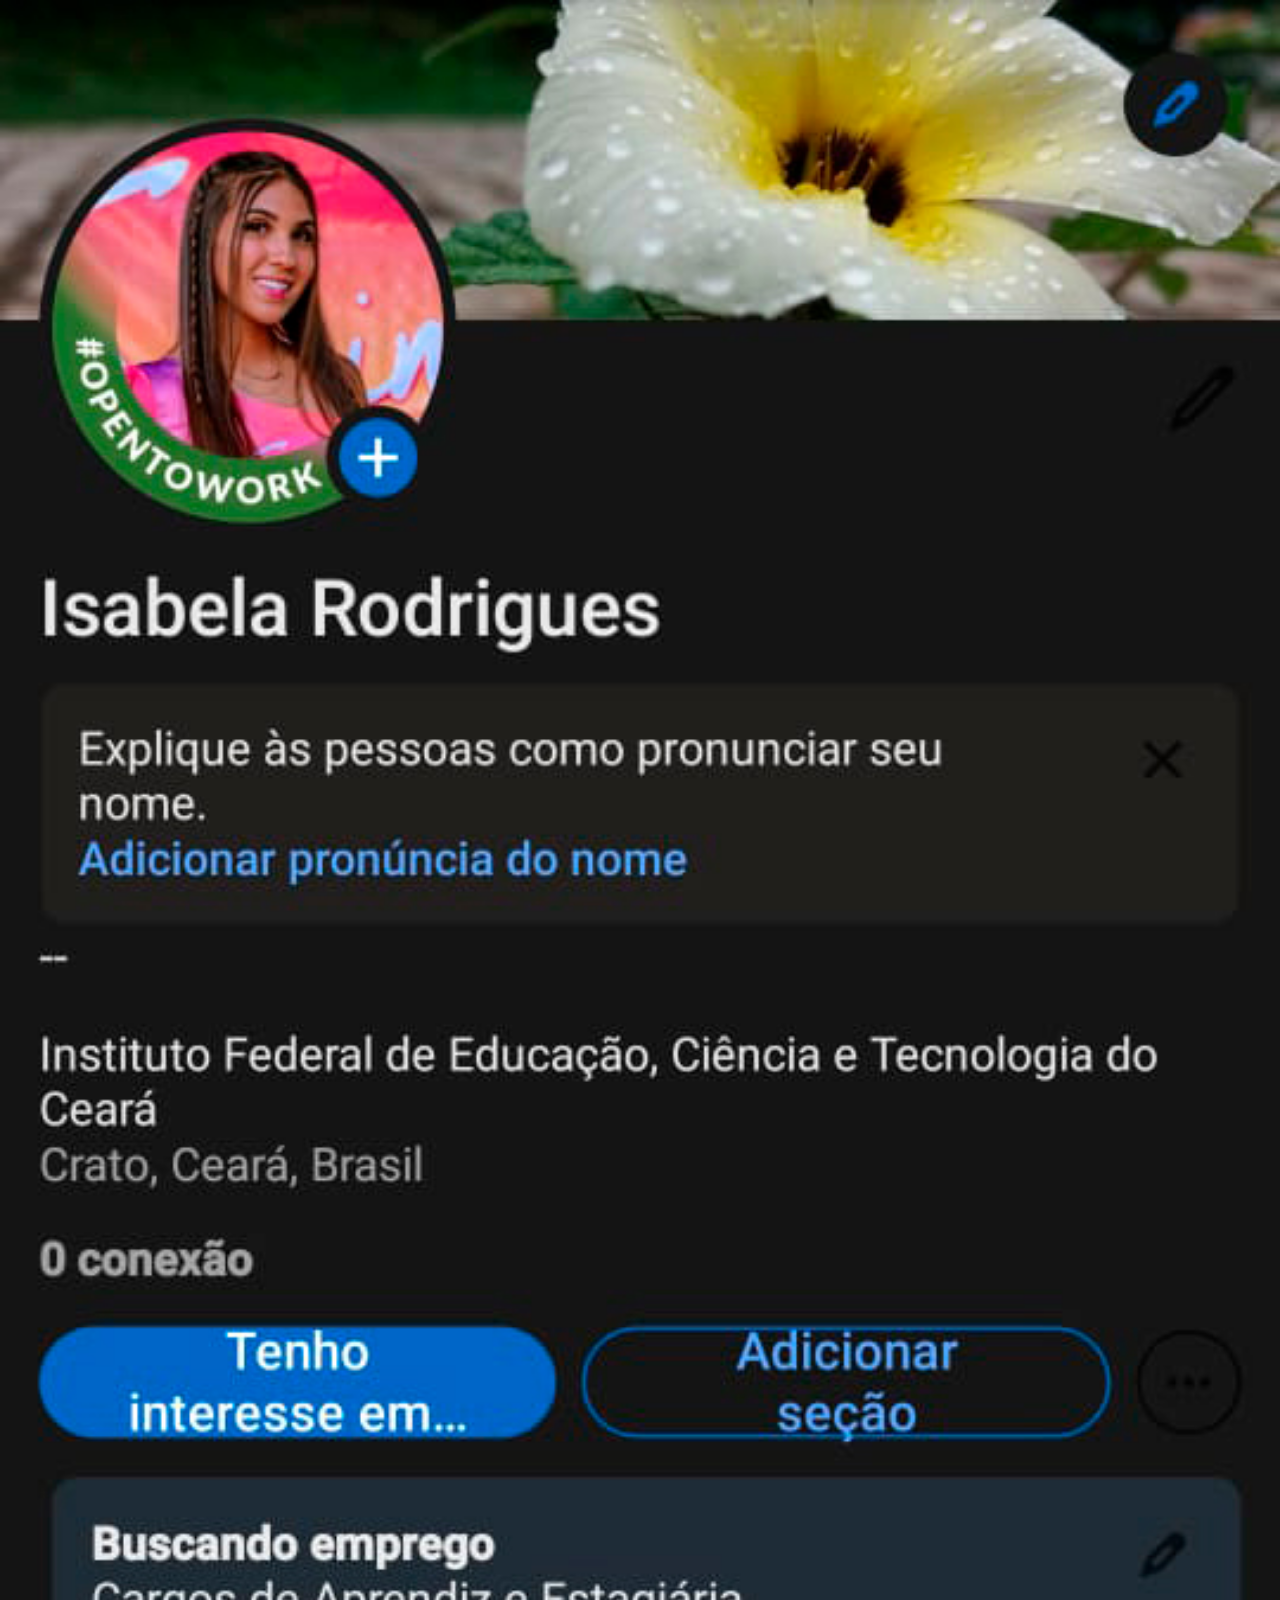
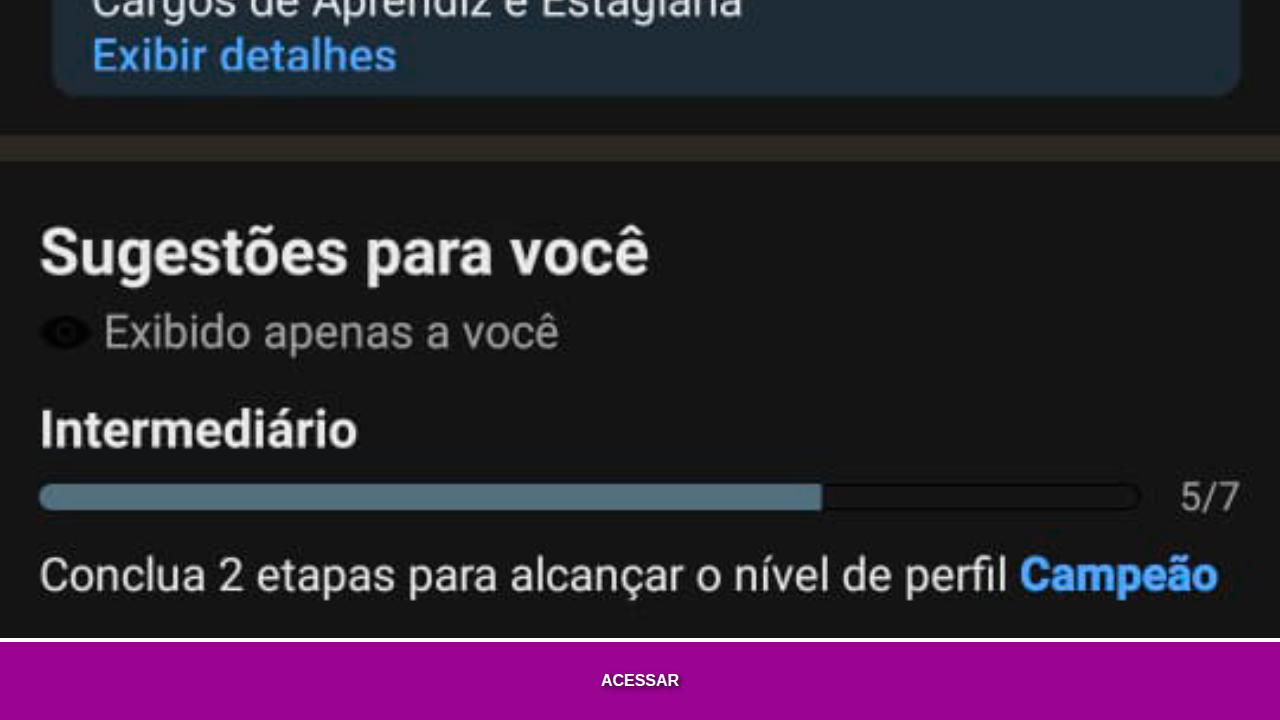
<file: linkedin.html>
<!DOCTYPE html>
<html lang="pt-br">
<head>
    <meta charset="UTF-8">
    <meta http-equiv="X-UA-Compatible" content="IE=edge">
    <meta name="viewport" content="width=device-width, initial-scale=1.0">
    <title>Linkedin</title>
    <link rel="stylesheet" href="estilos/social.css">
</head>
<body>
    <img src="imagens/tela-link.png.jpg" alt="lk">
    <a href="https://www.linkedin.com/in/isabela-rodrigues-a97973255/" target="_blank">ACESSAR</a>
</body>
</html>
</file>
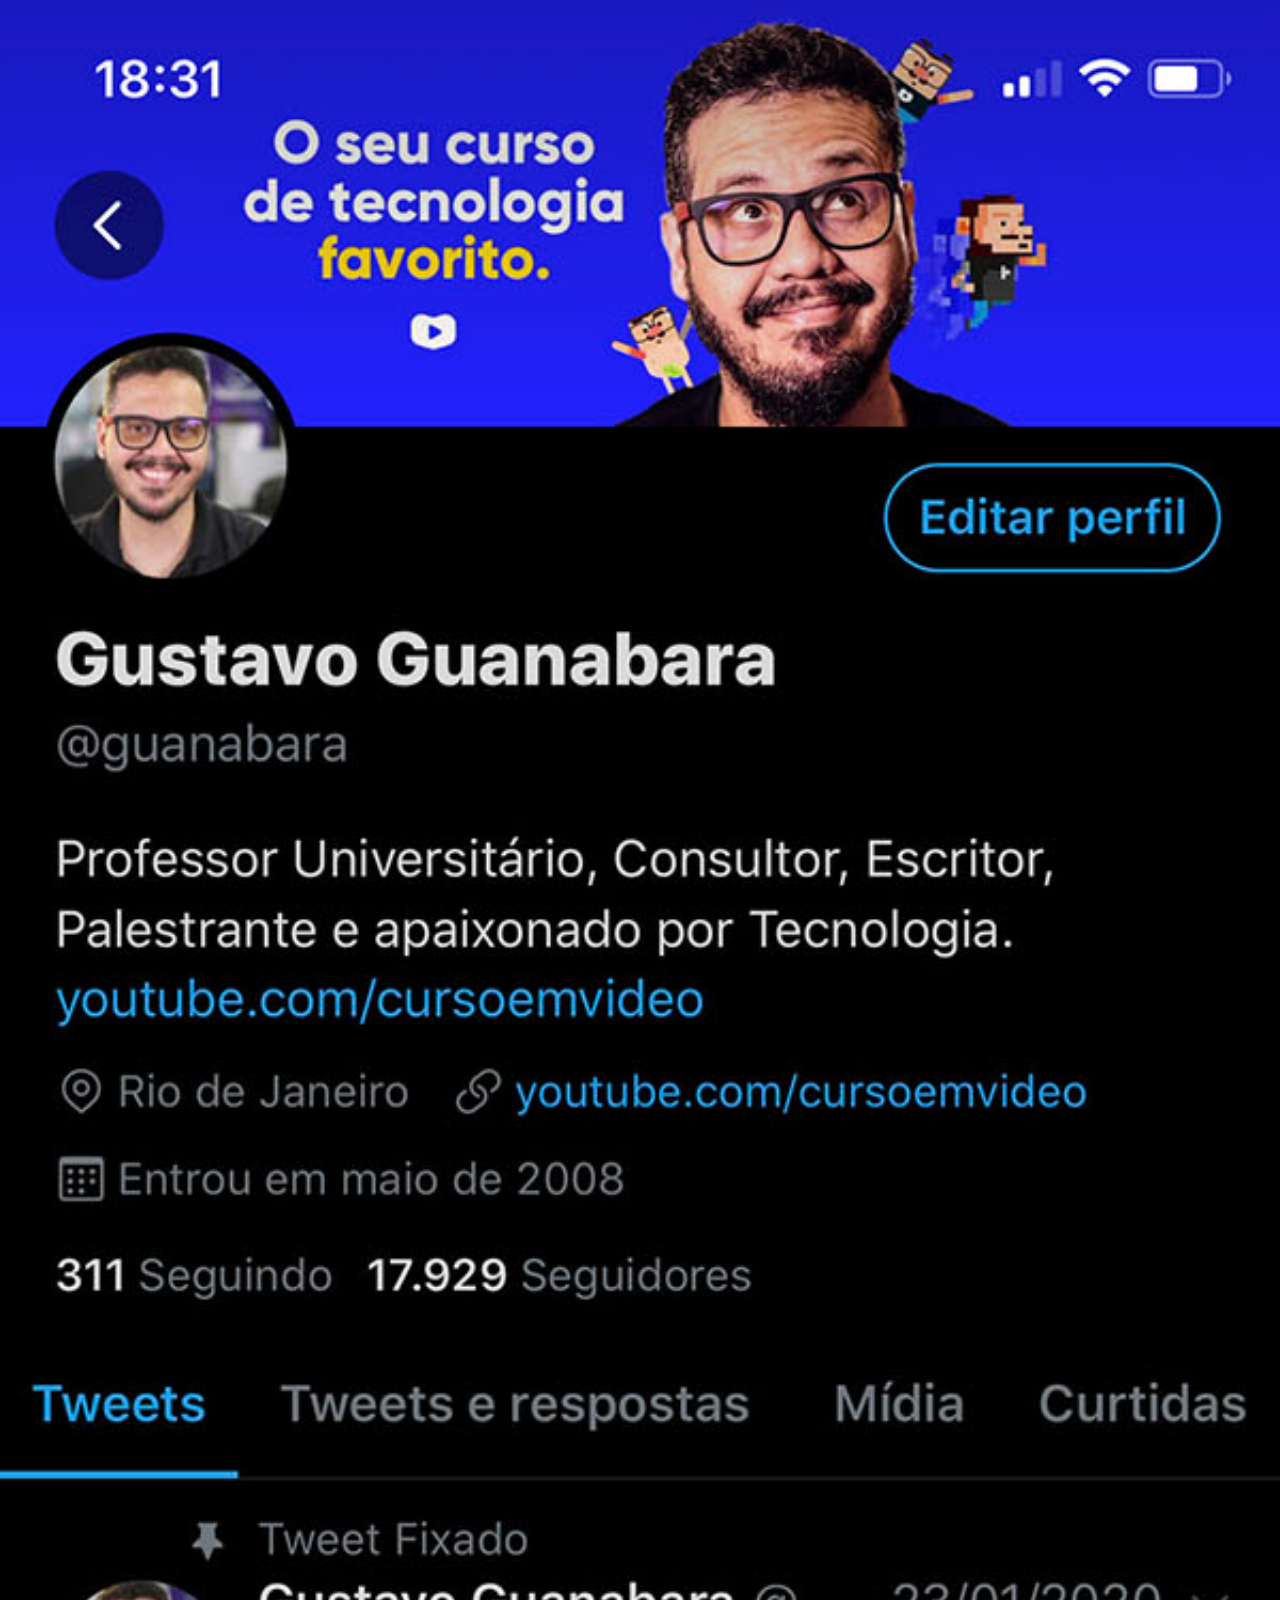
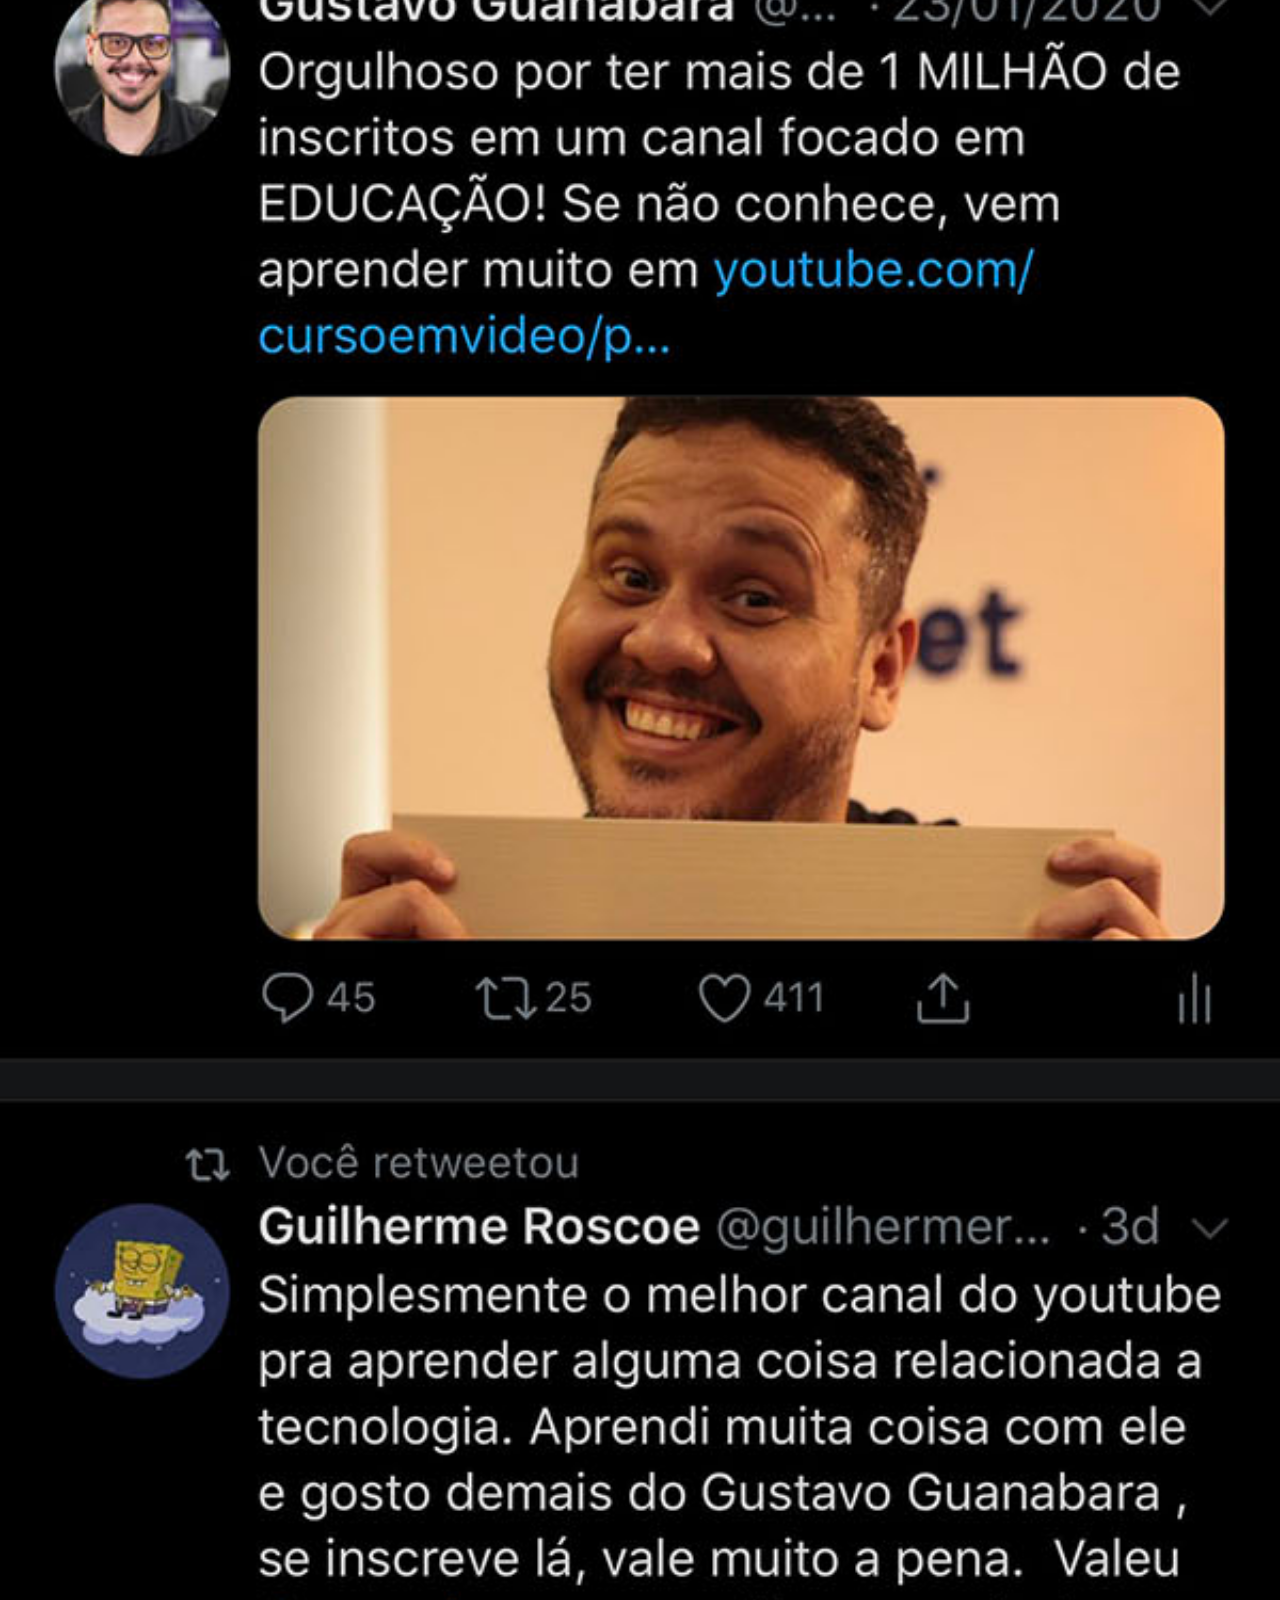
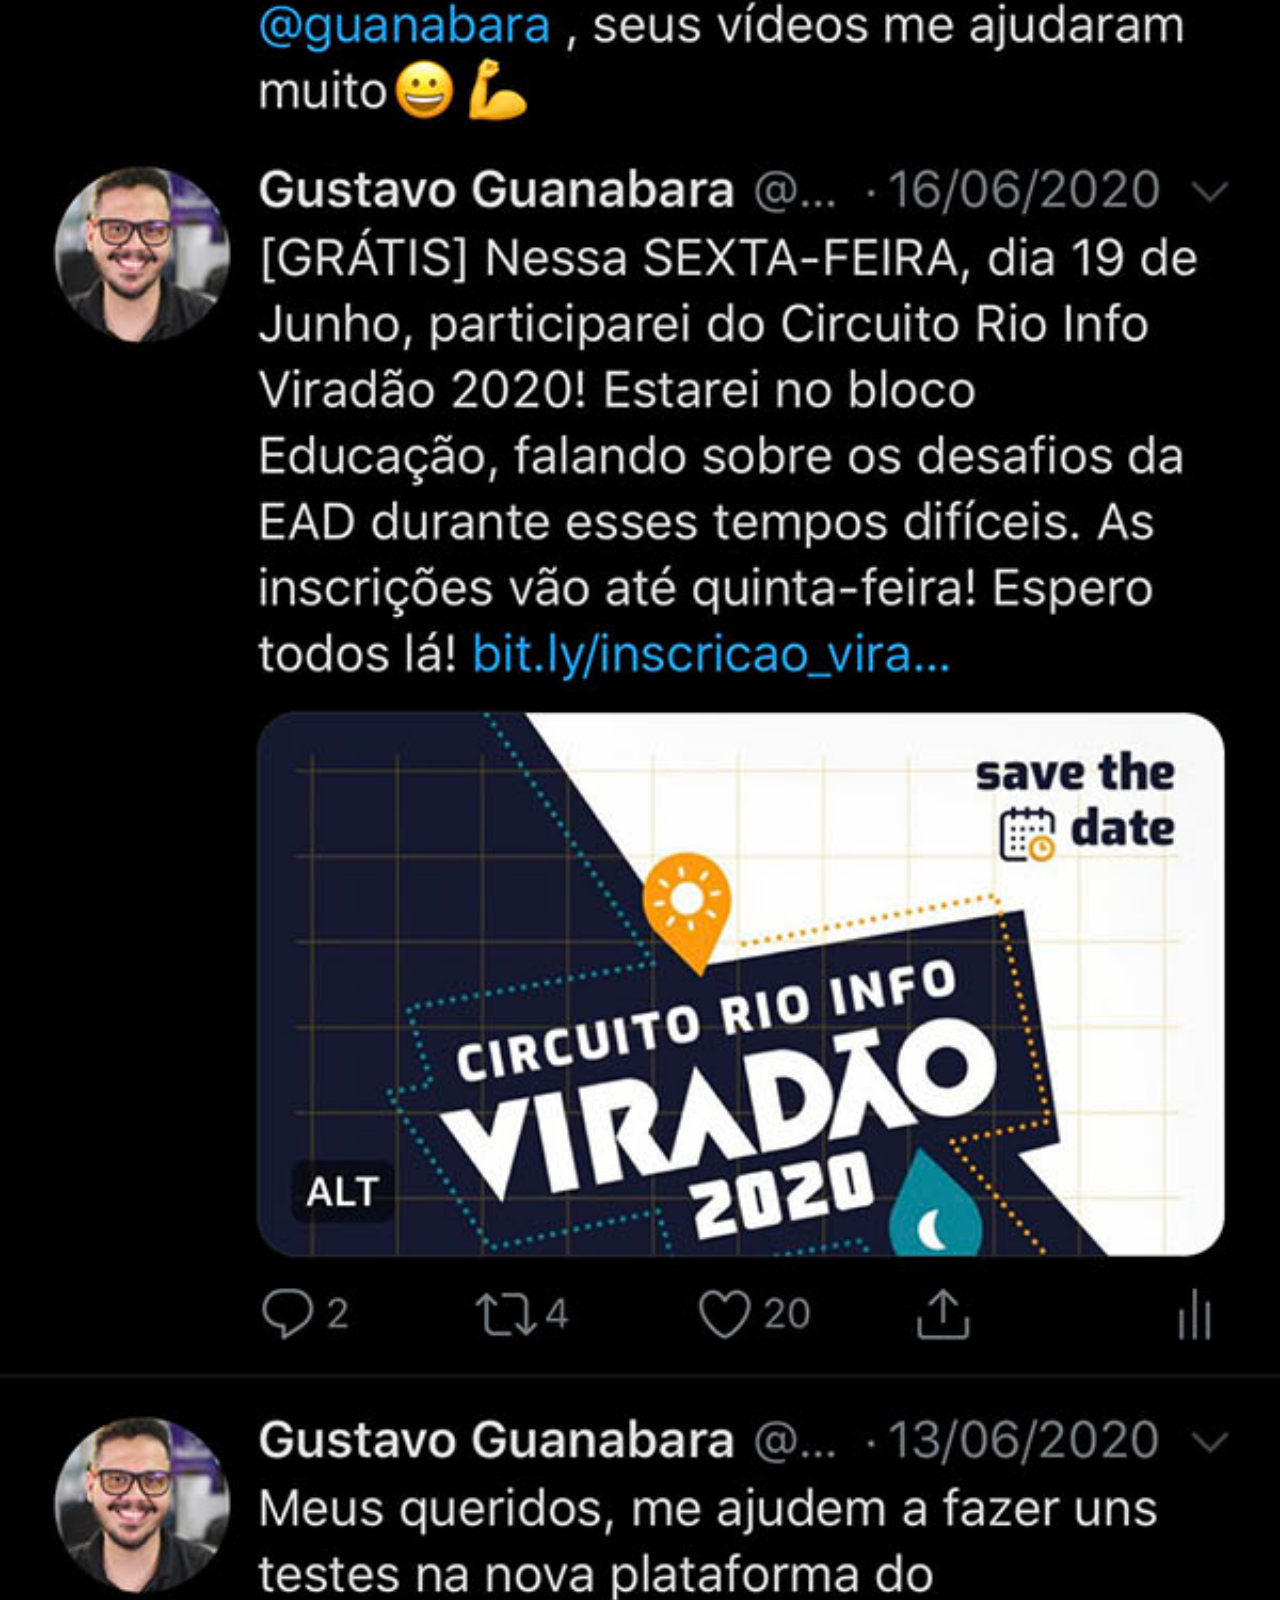
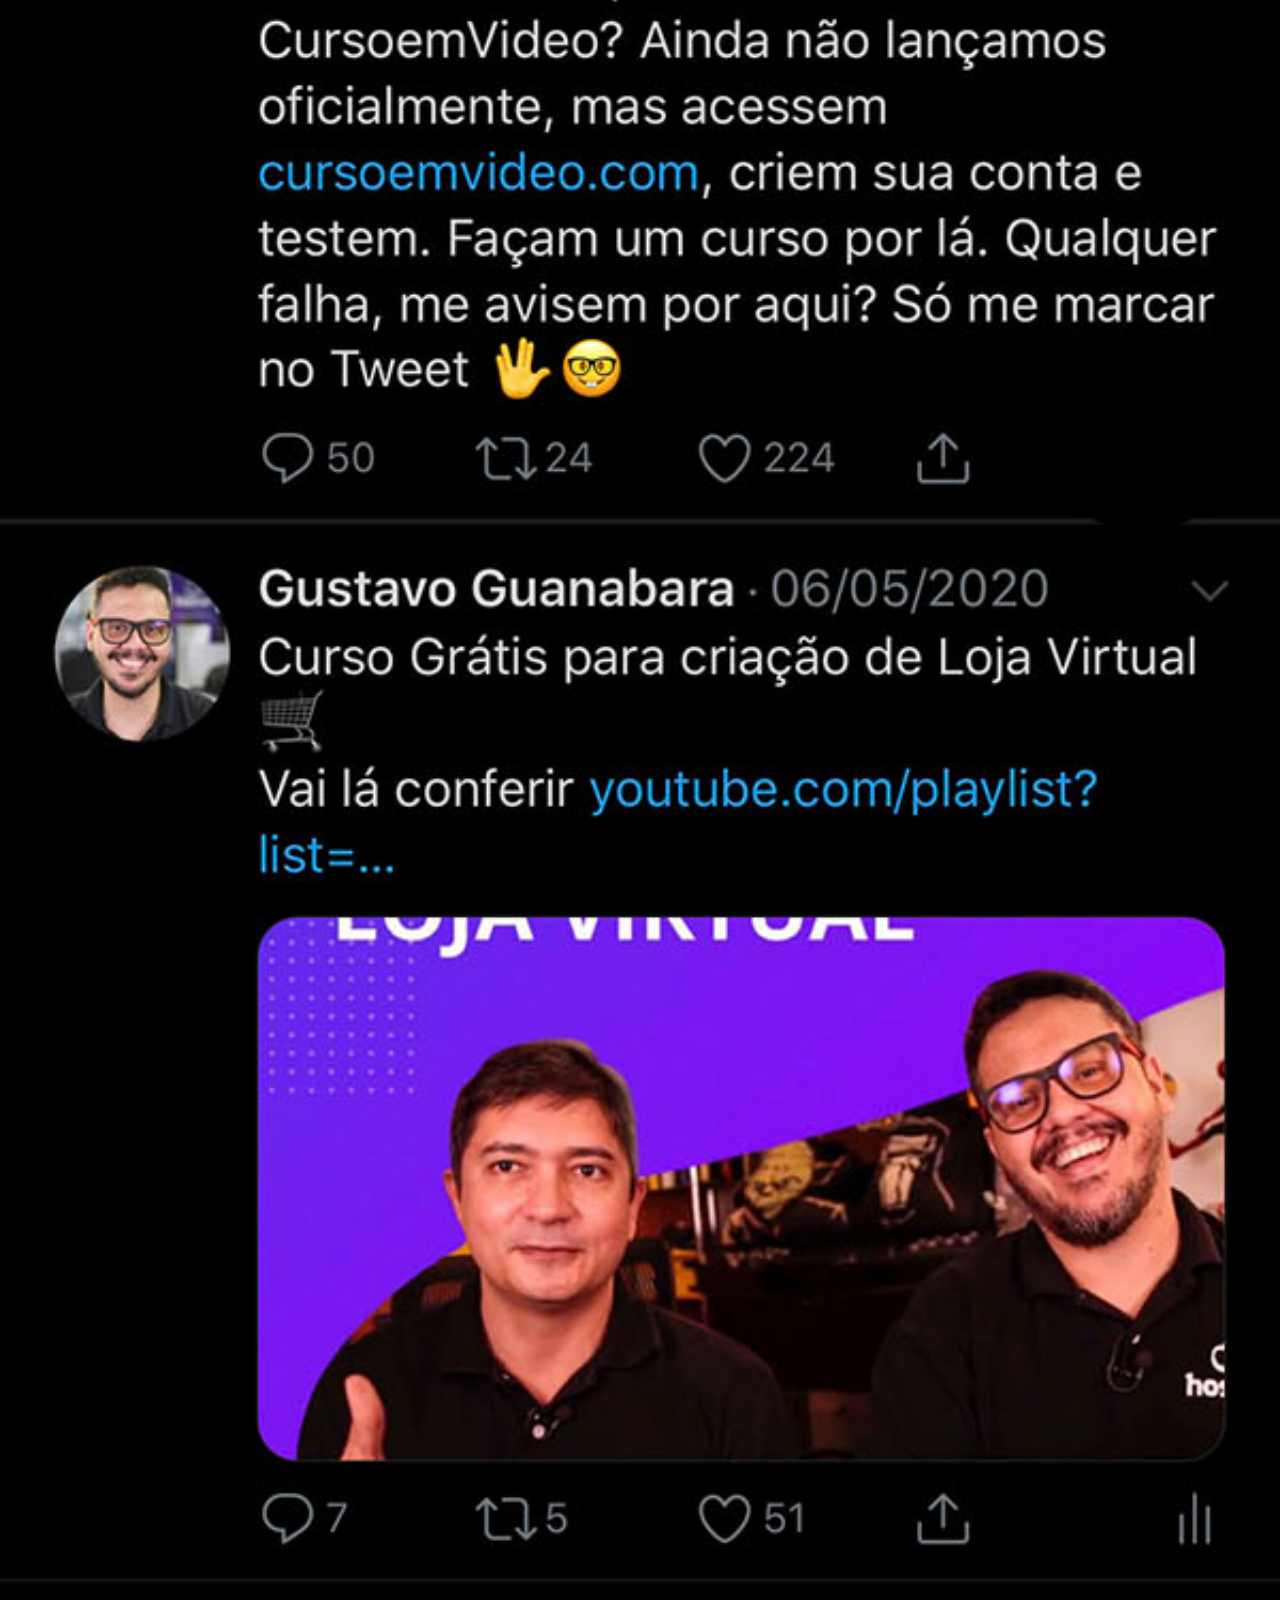
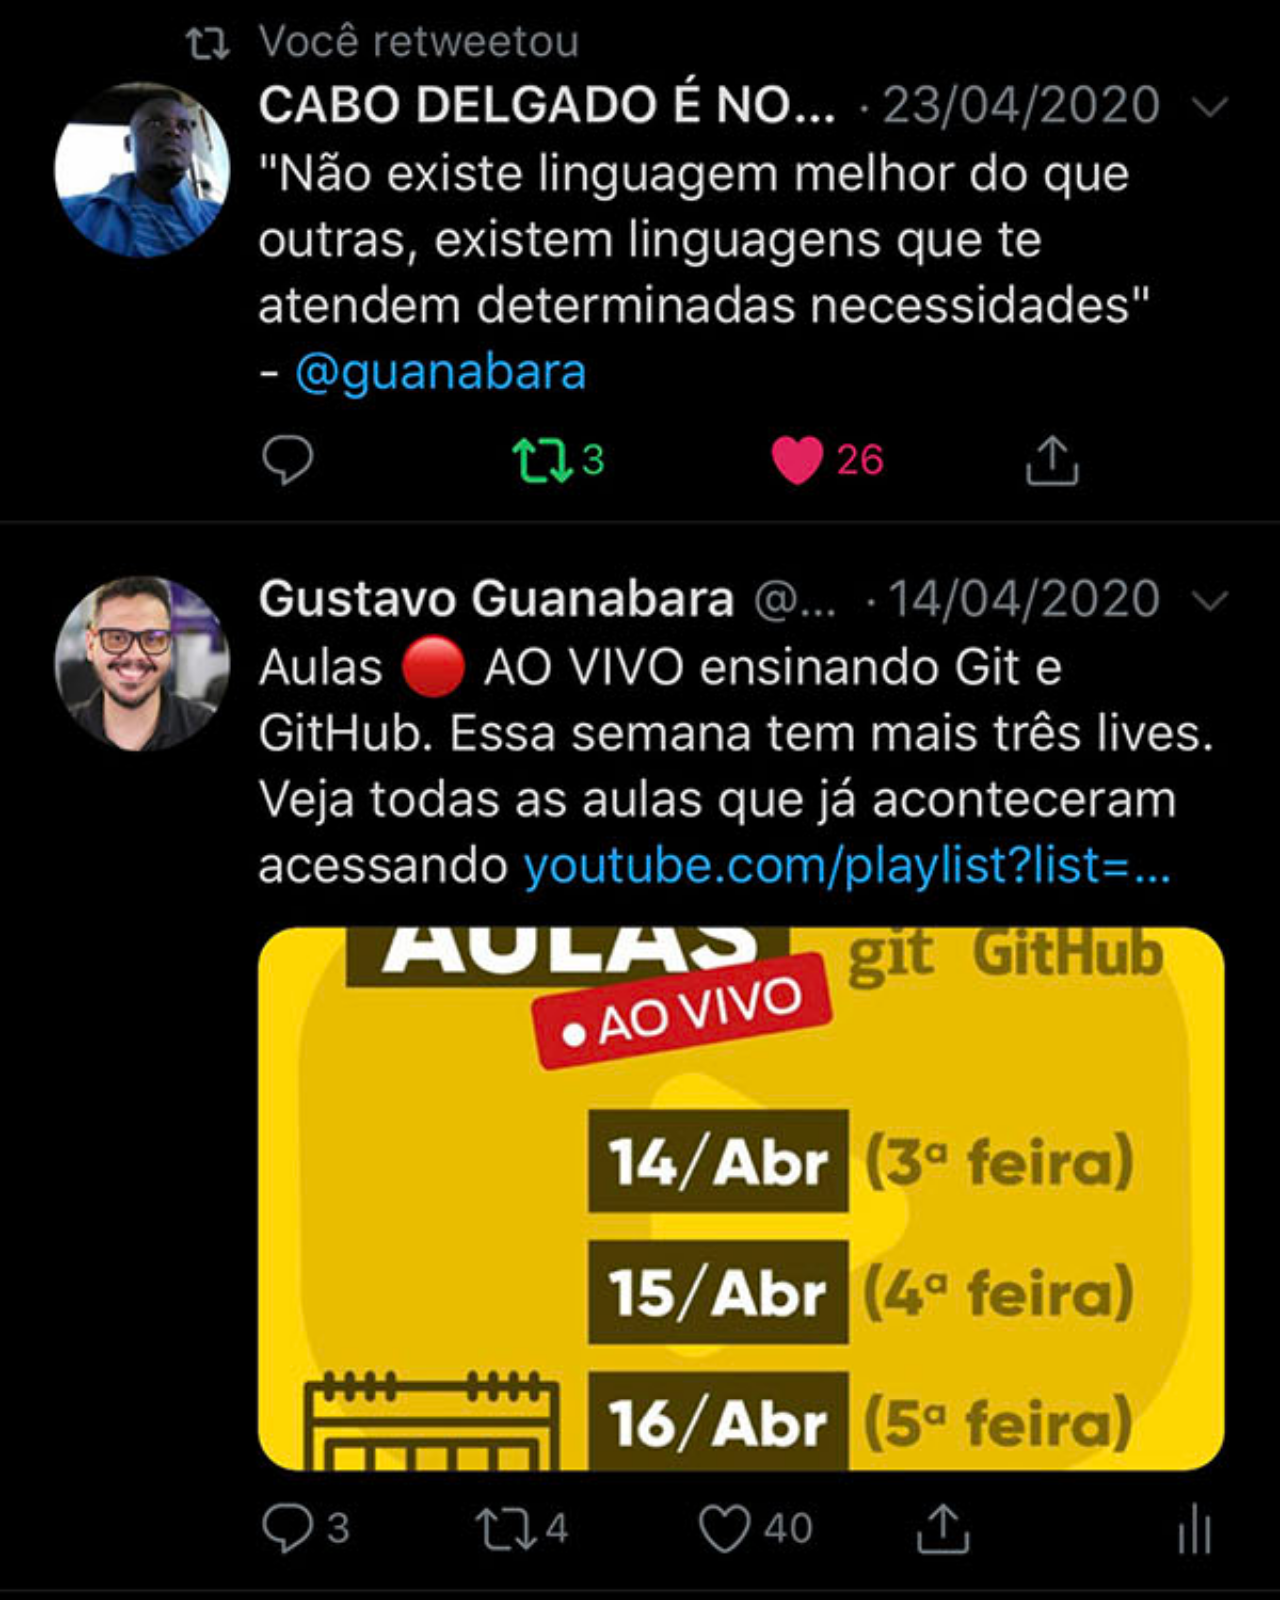
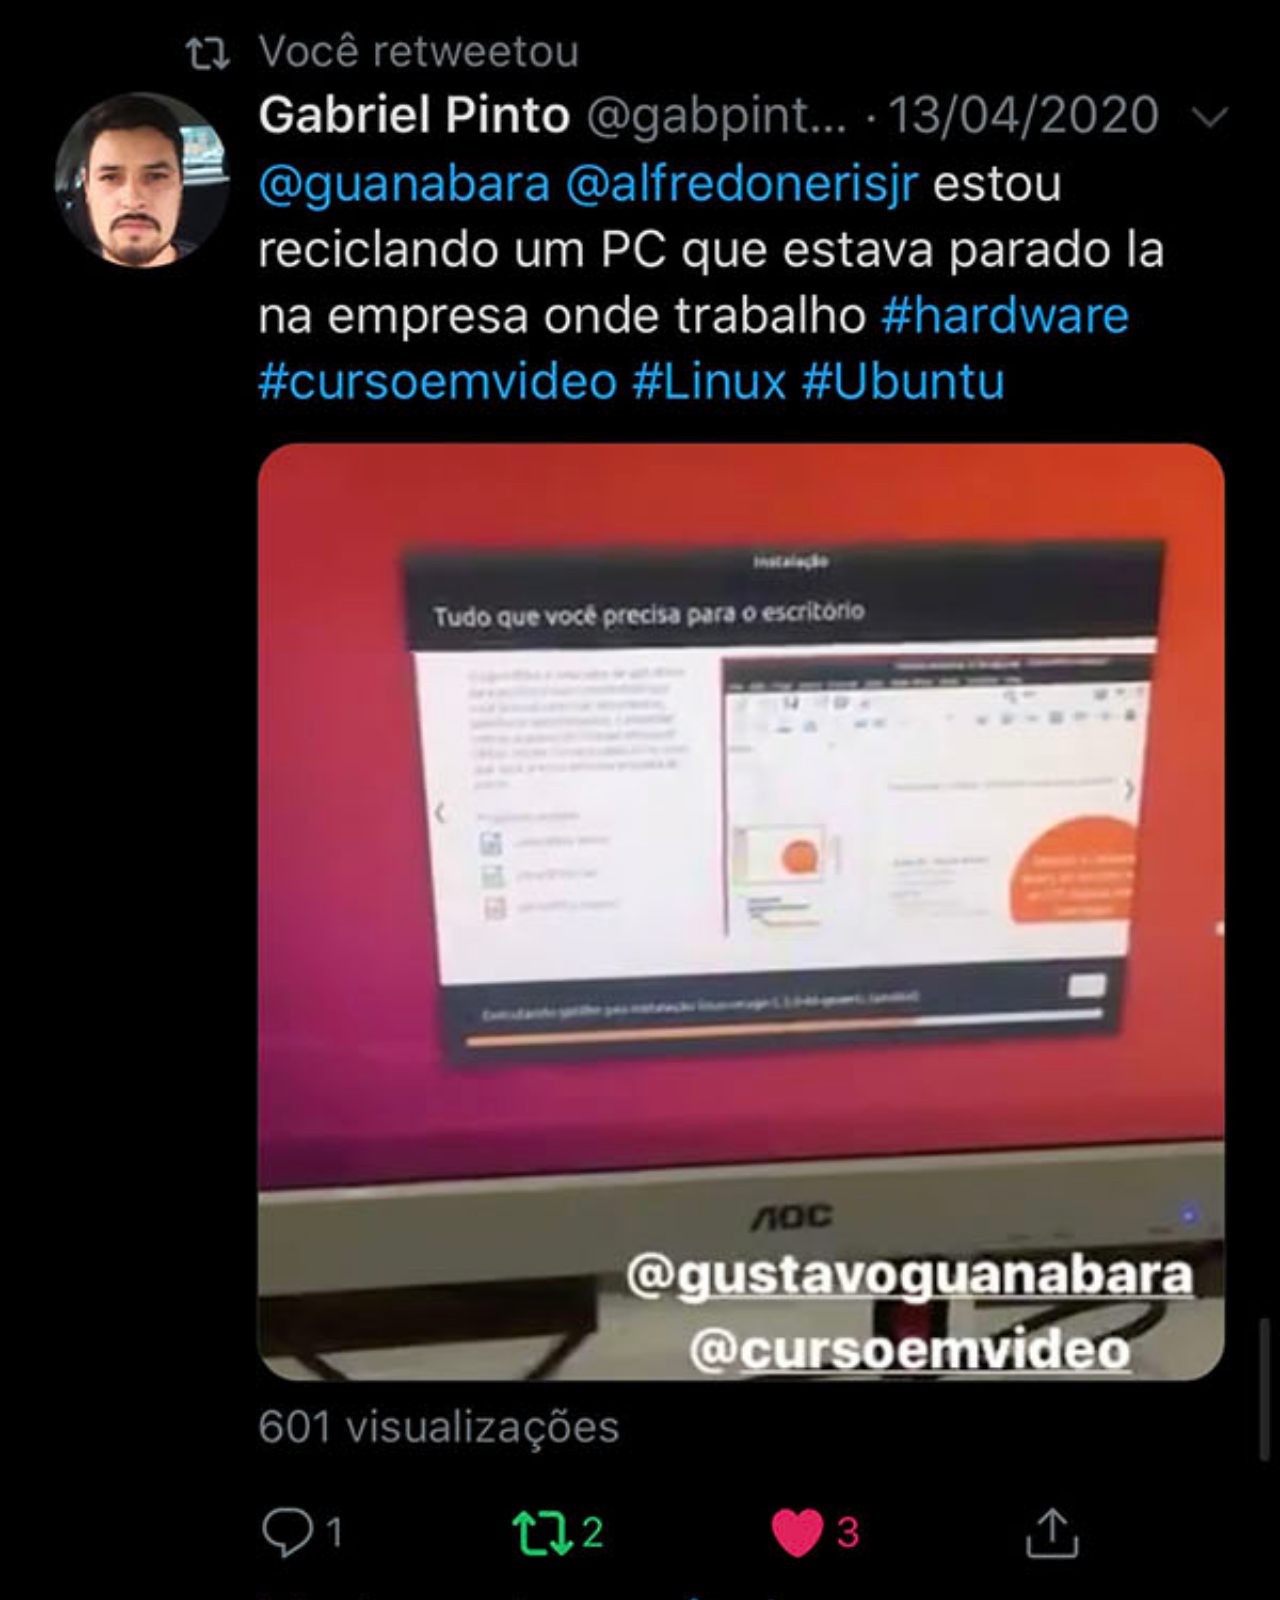
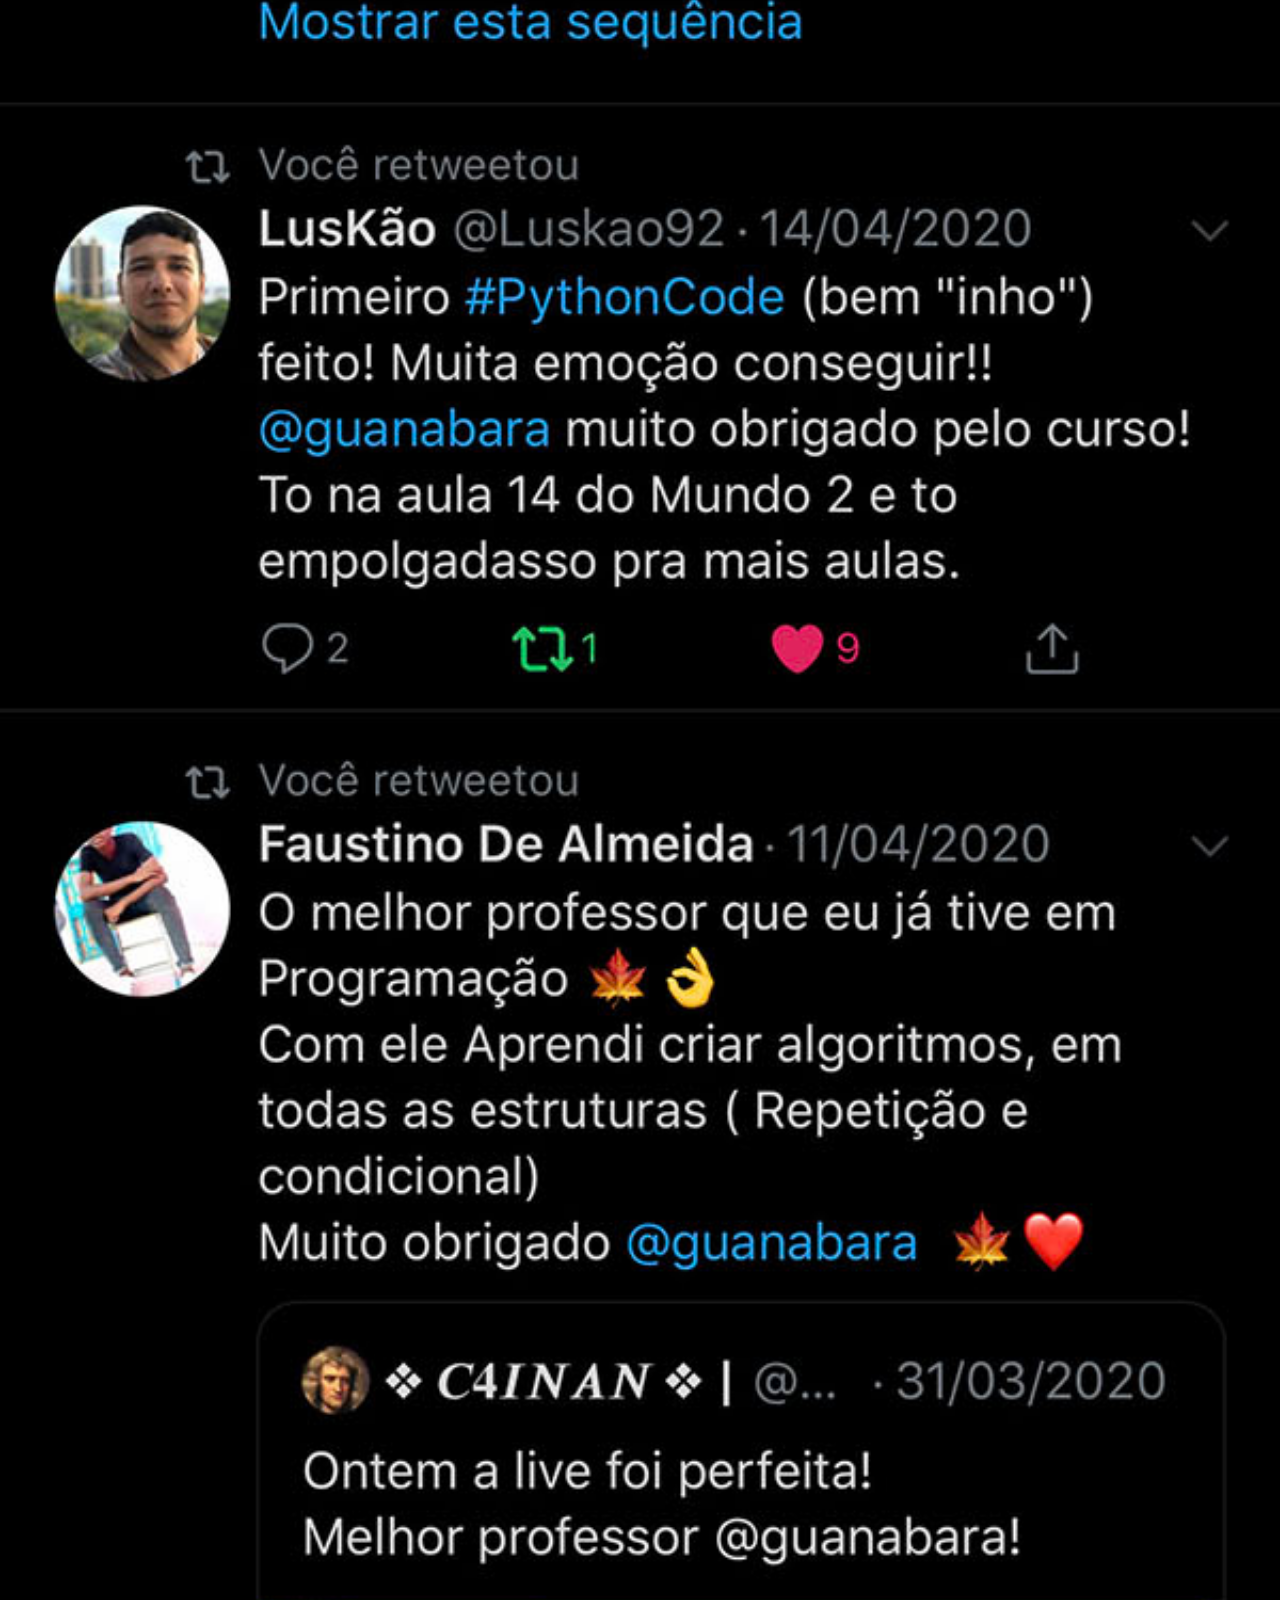
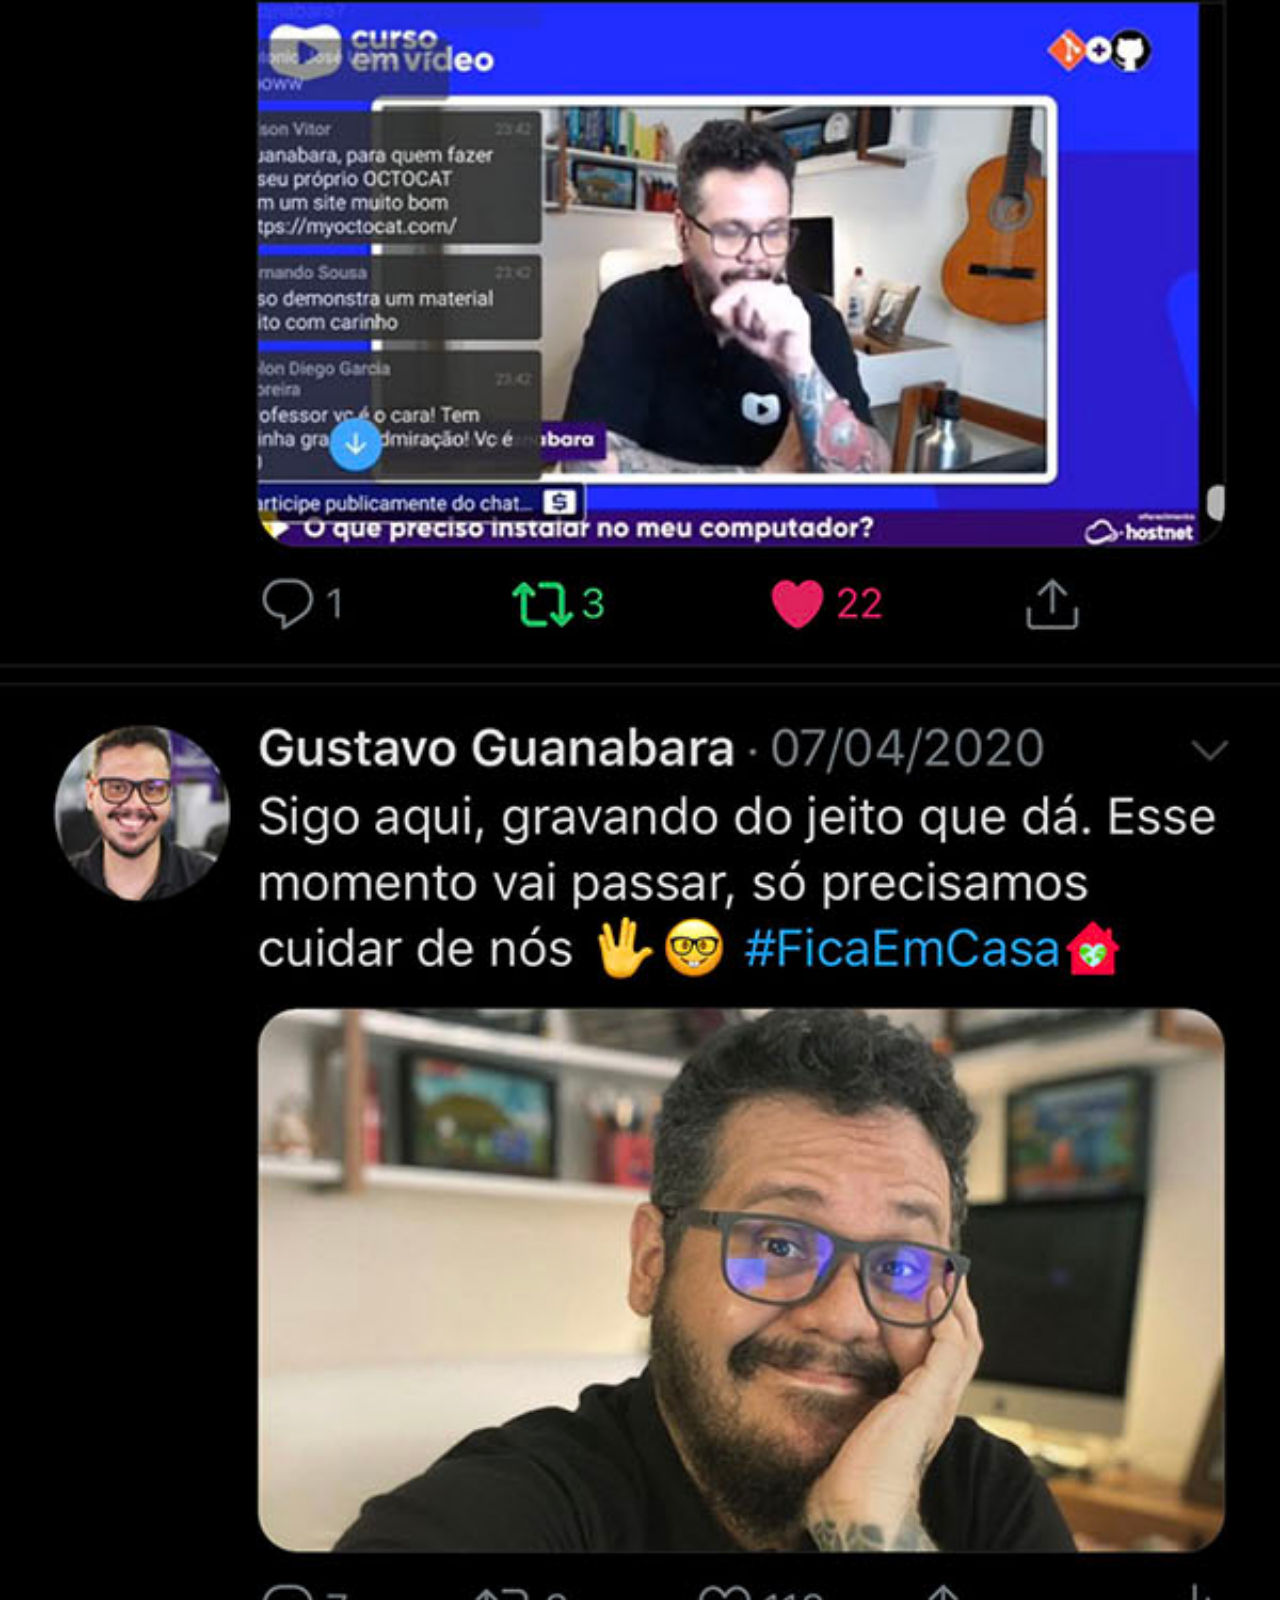
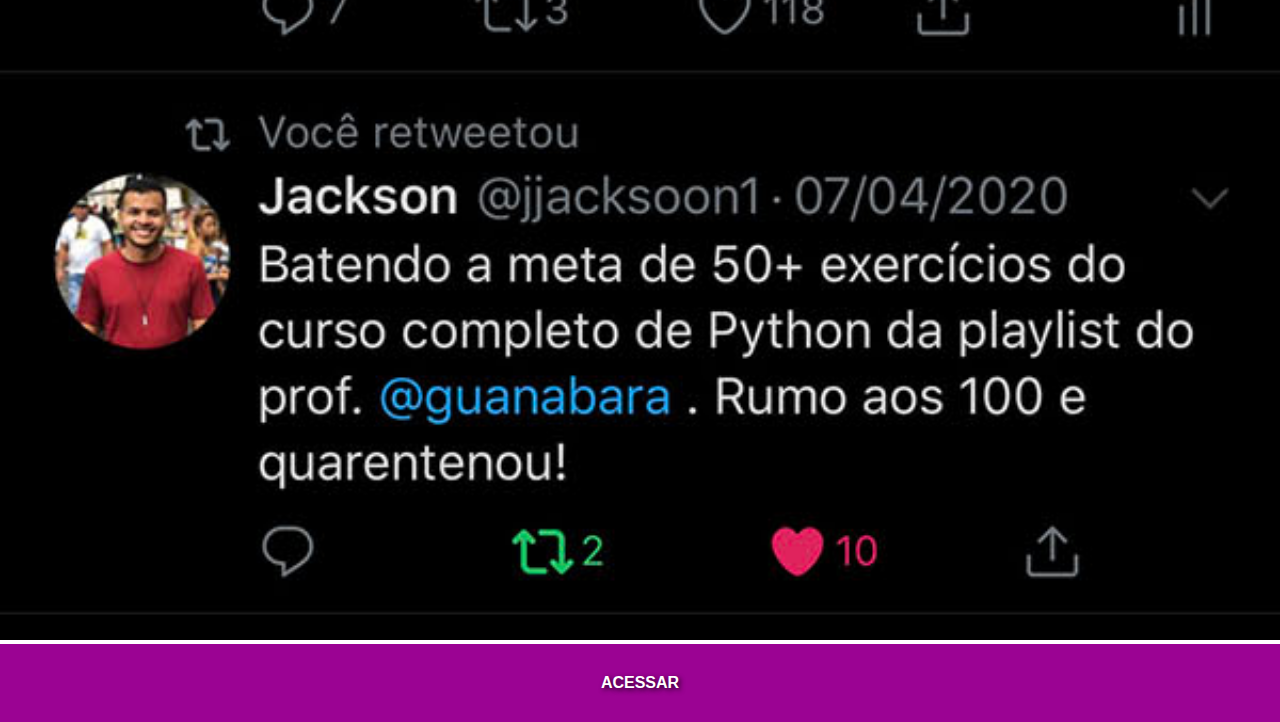
<file: tt.html>
<!DOCTYPE html>
<html lang="pt-br">
<head>
    <meta charset="UTF-8">
    <meta http-equiv="X-UA-Compatible" content="IE=edge">
    <meta name="viewport" content="width=device-width, initial-scale=1.0">
    <title>GitHub</title>
    <link rel="stylesheet" href="estilos/social.css">
</head>
<body>
    <img src="imagens/tela-twitter.jpg" alt="tt">
    <a href="https://twitter.com/isabela_rodrich" target="_blank">ACESSAR</a>
</body>
</html>
</file>
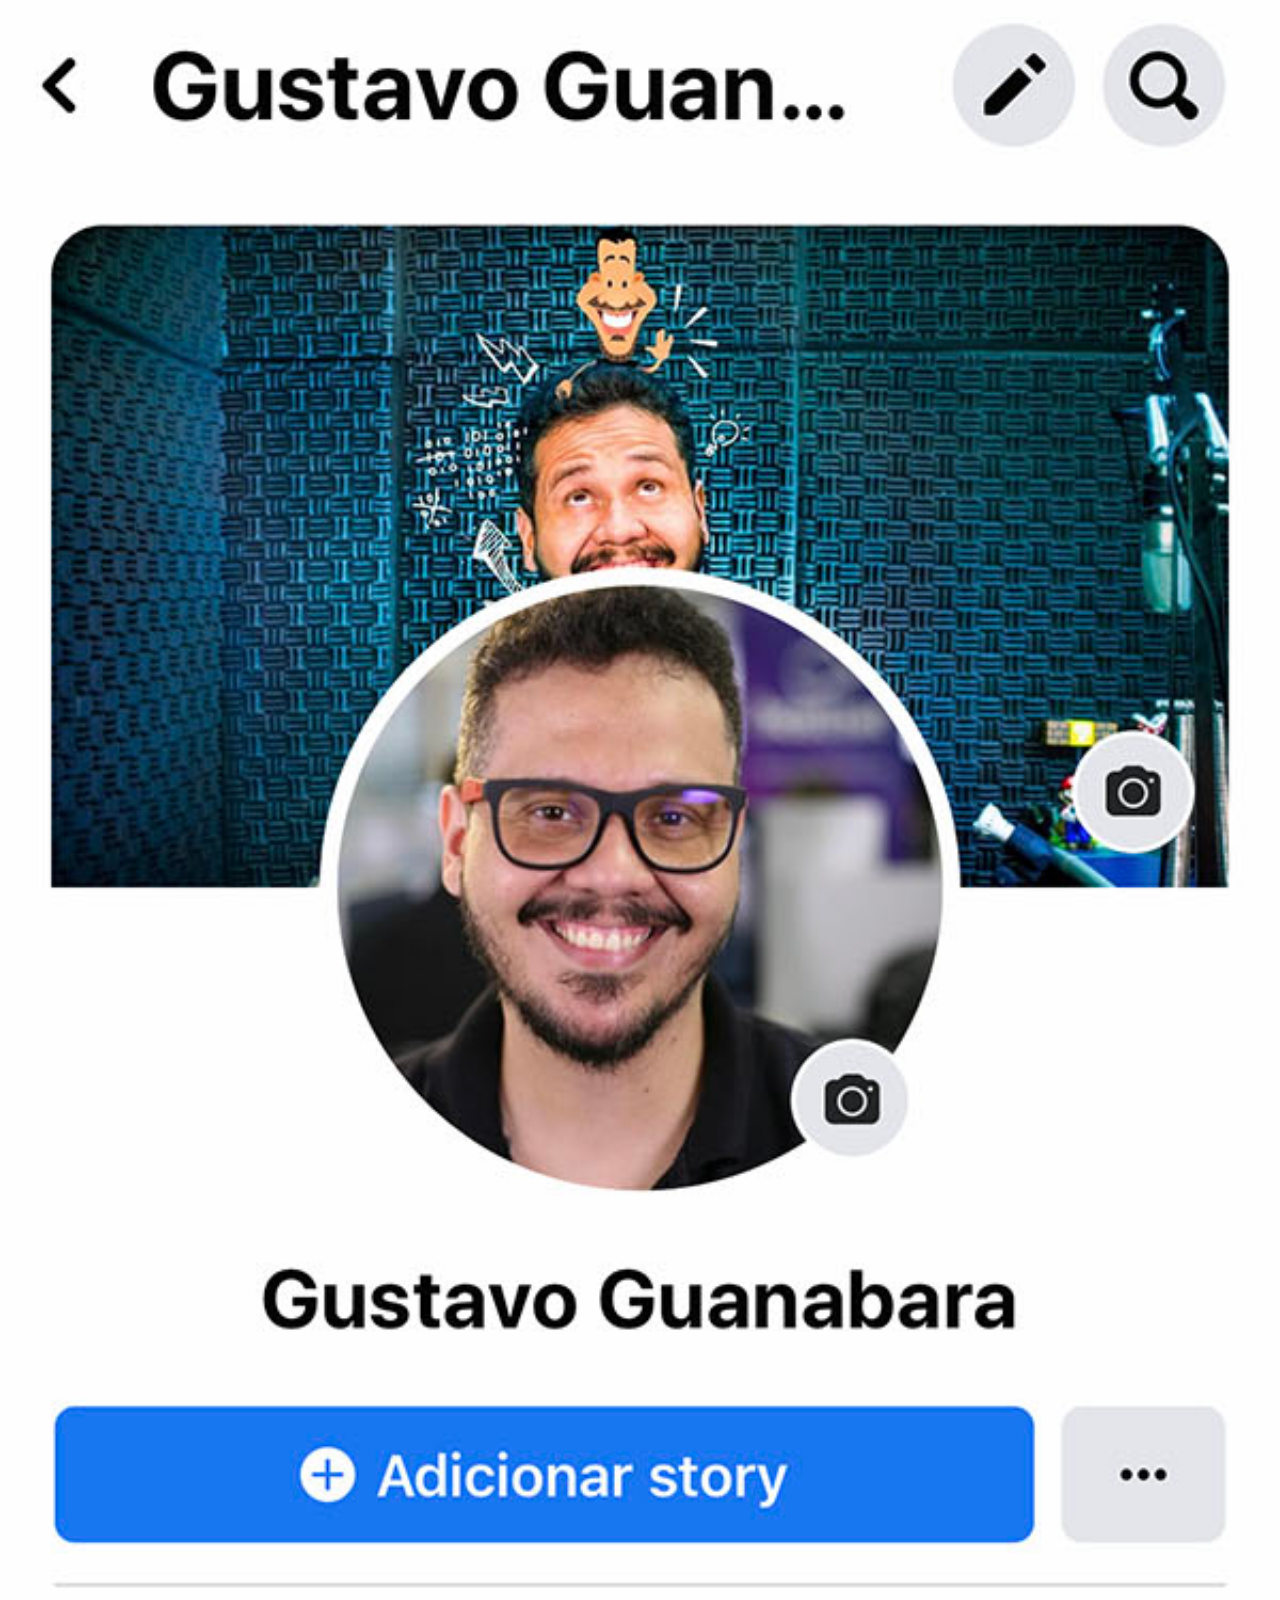
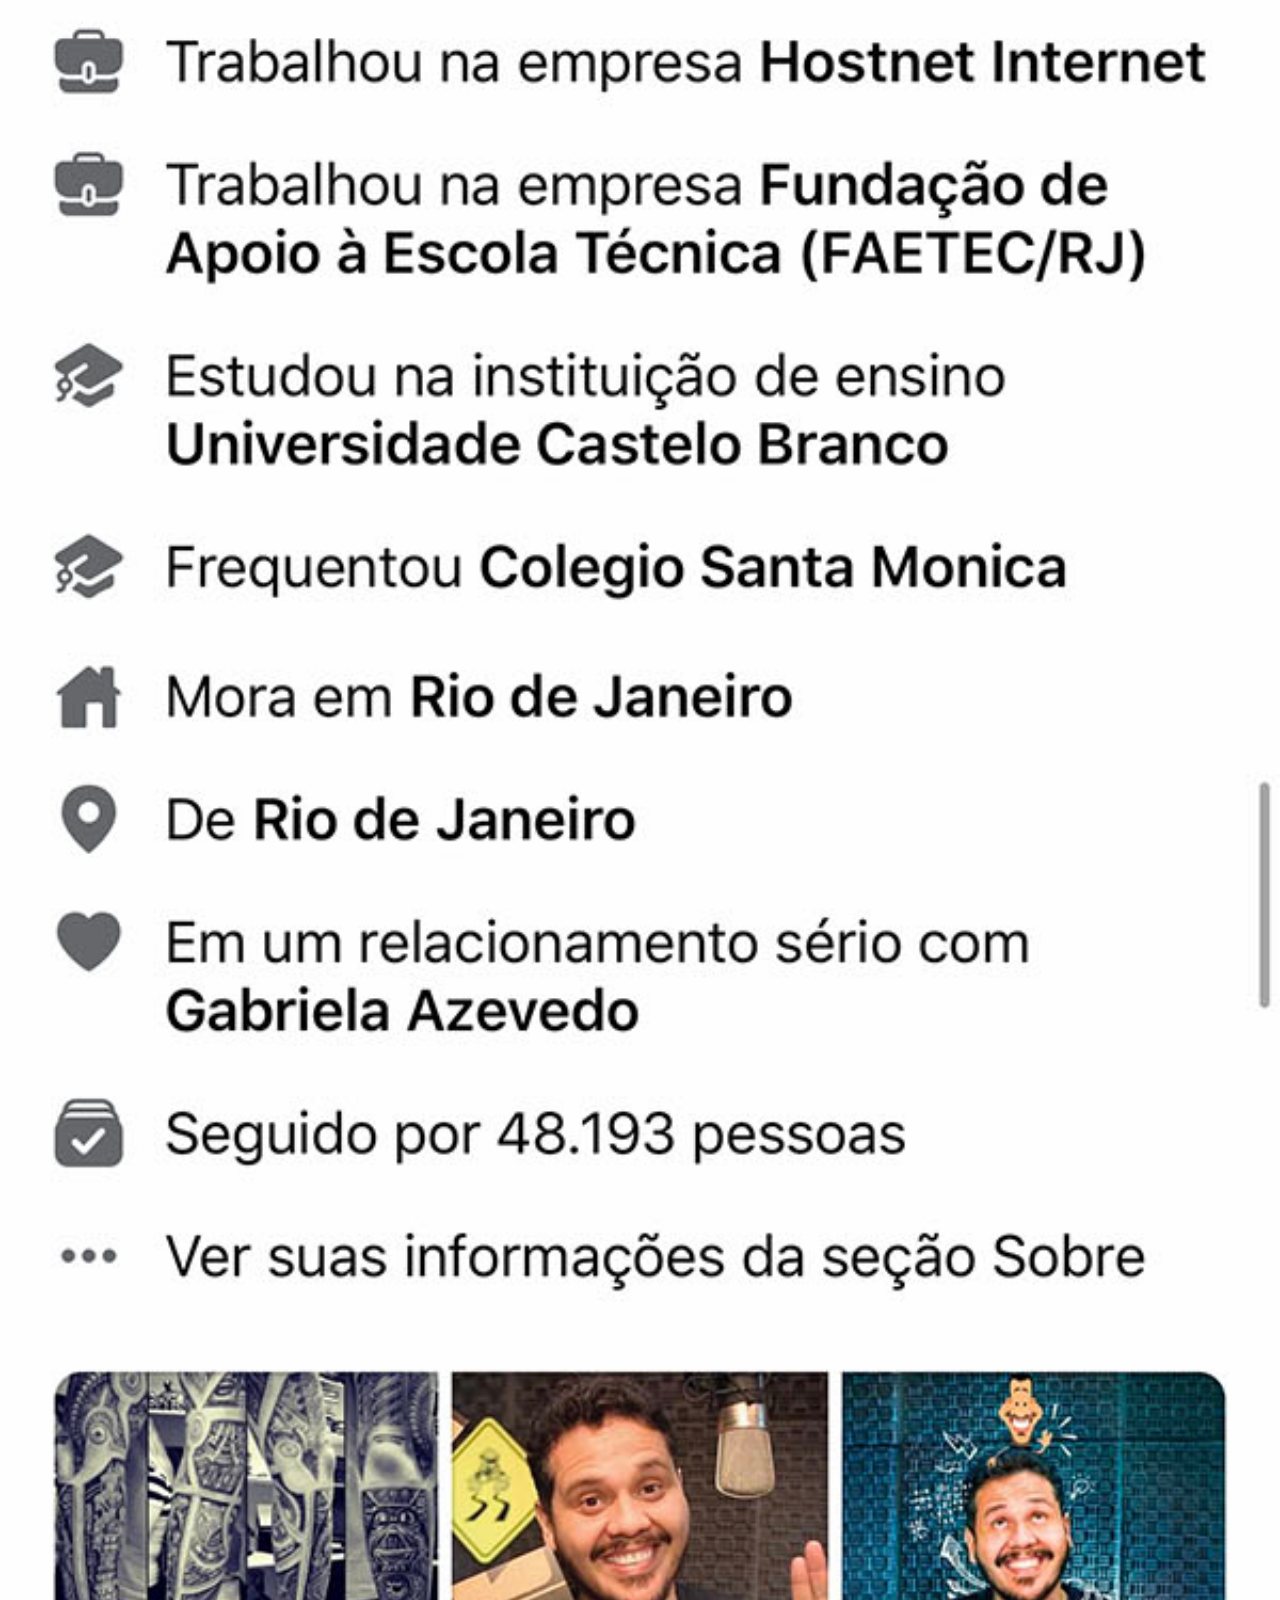
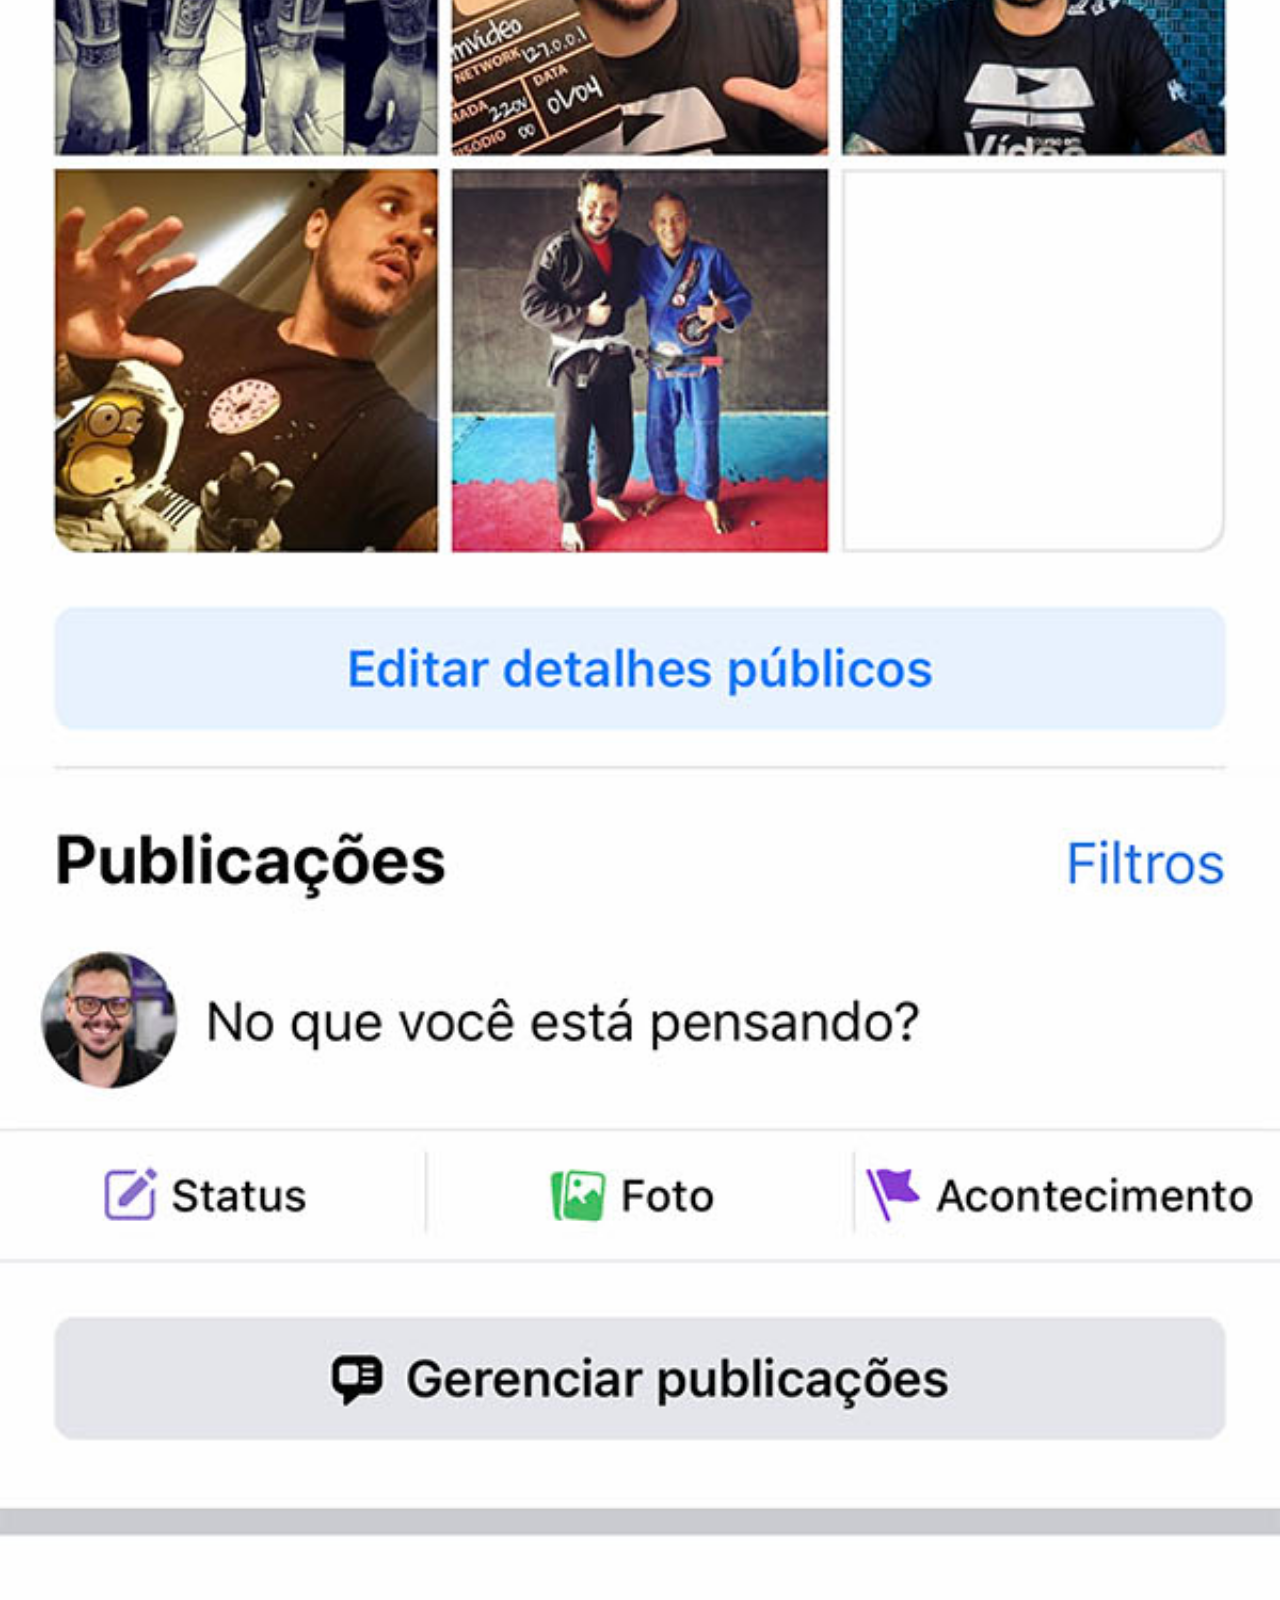
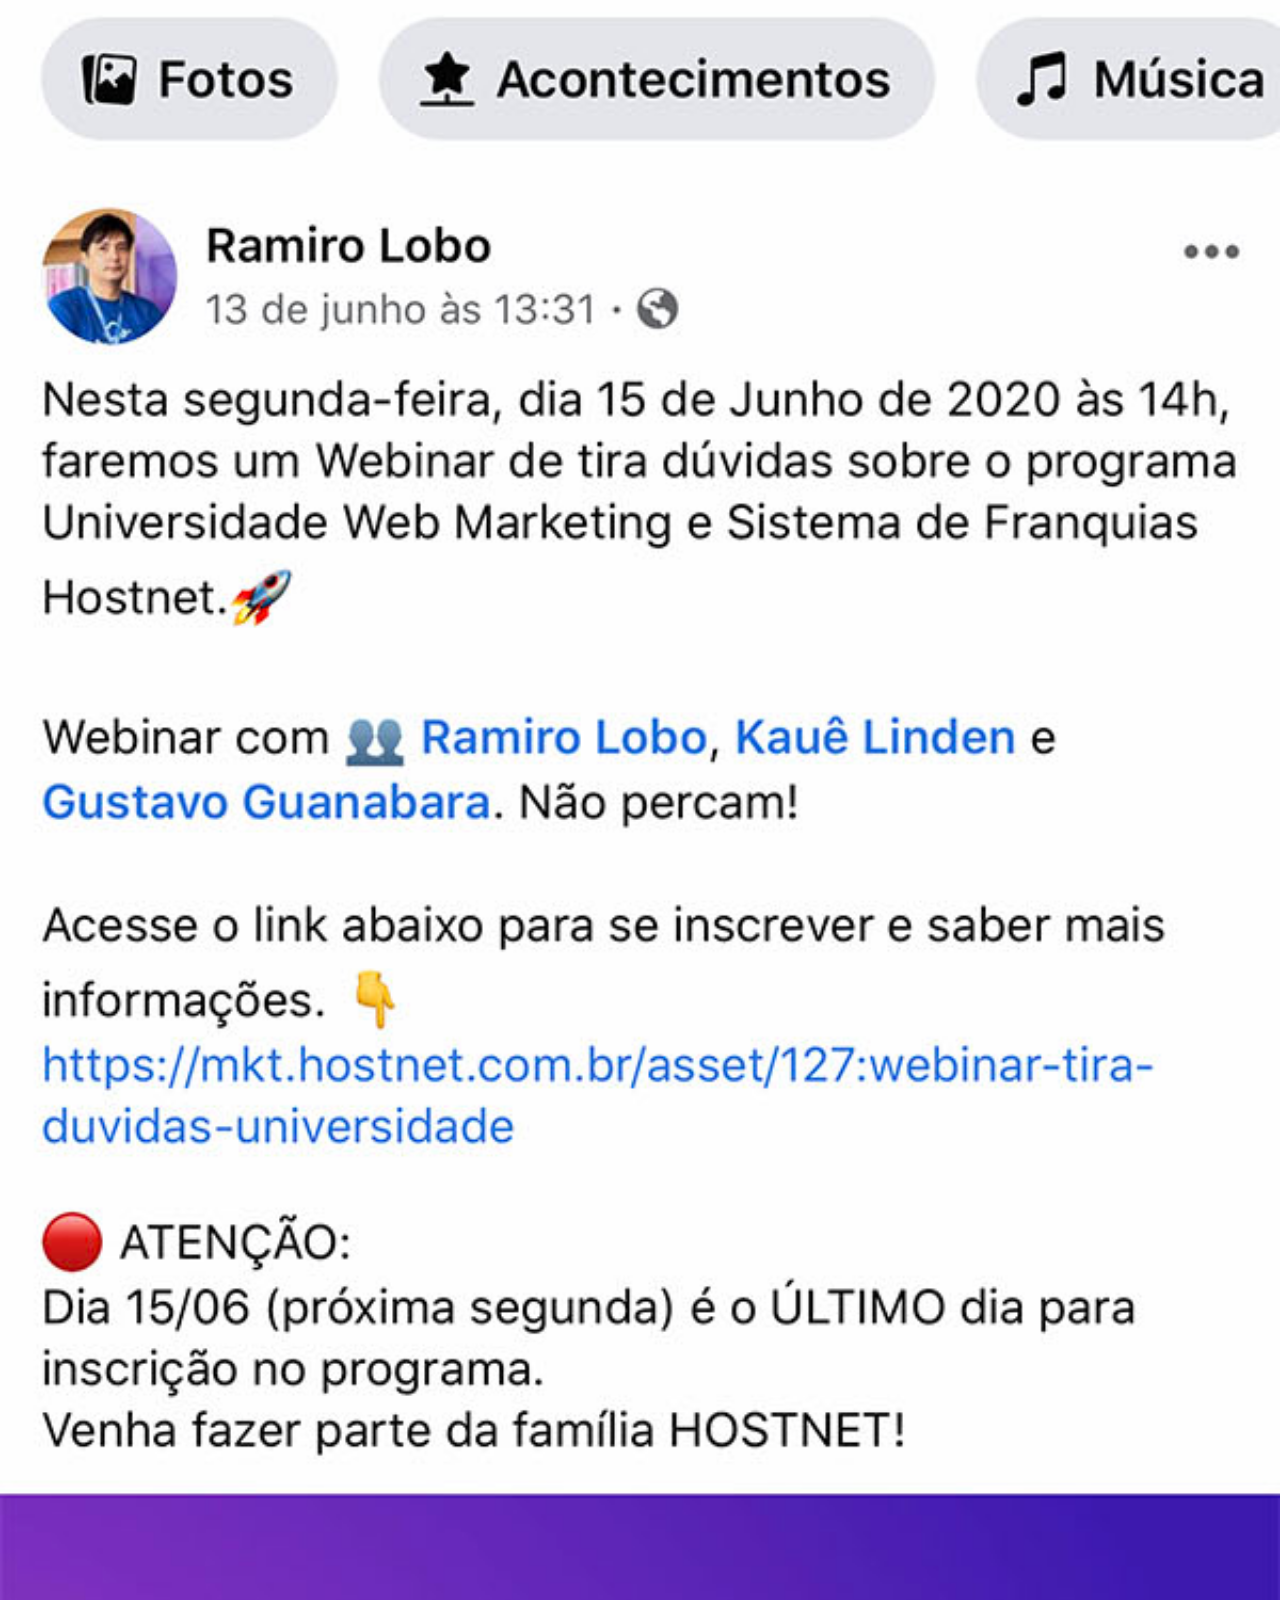
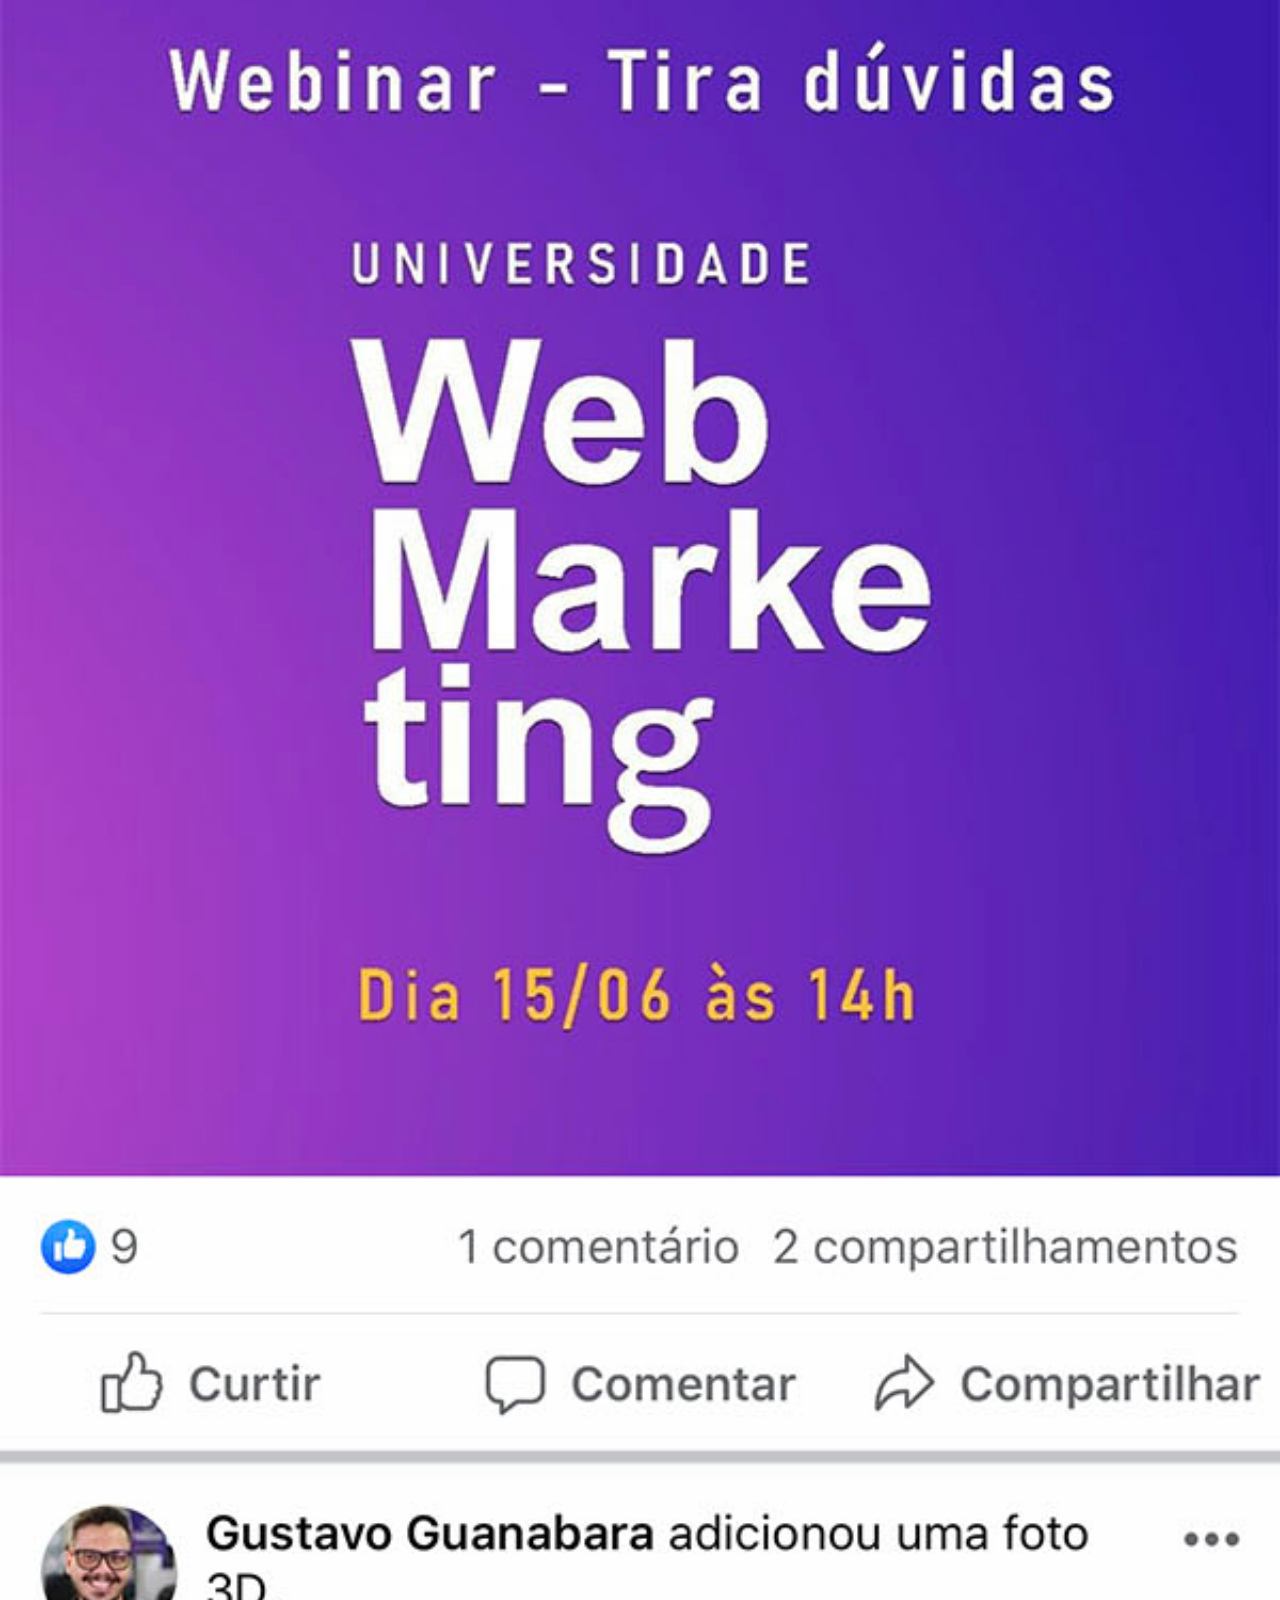
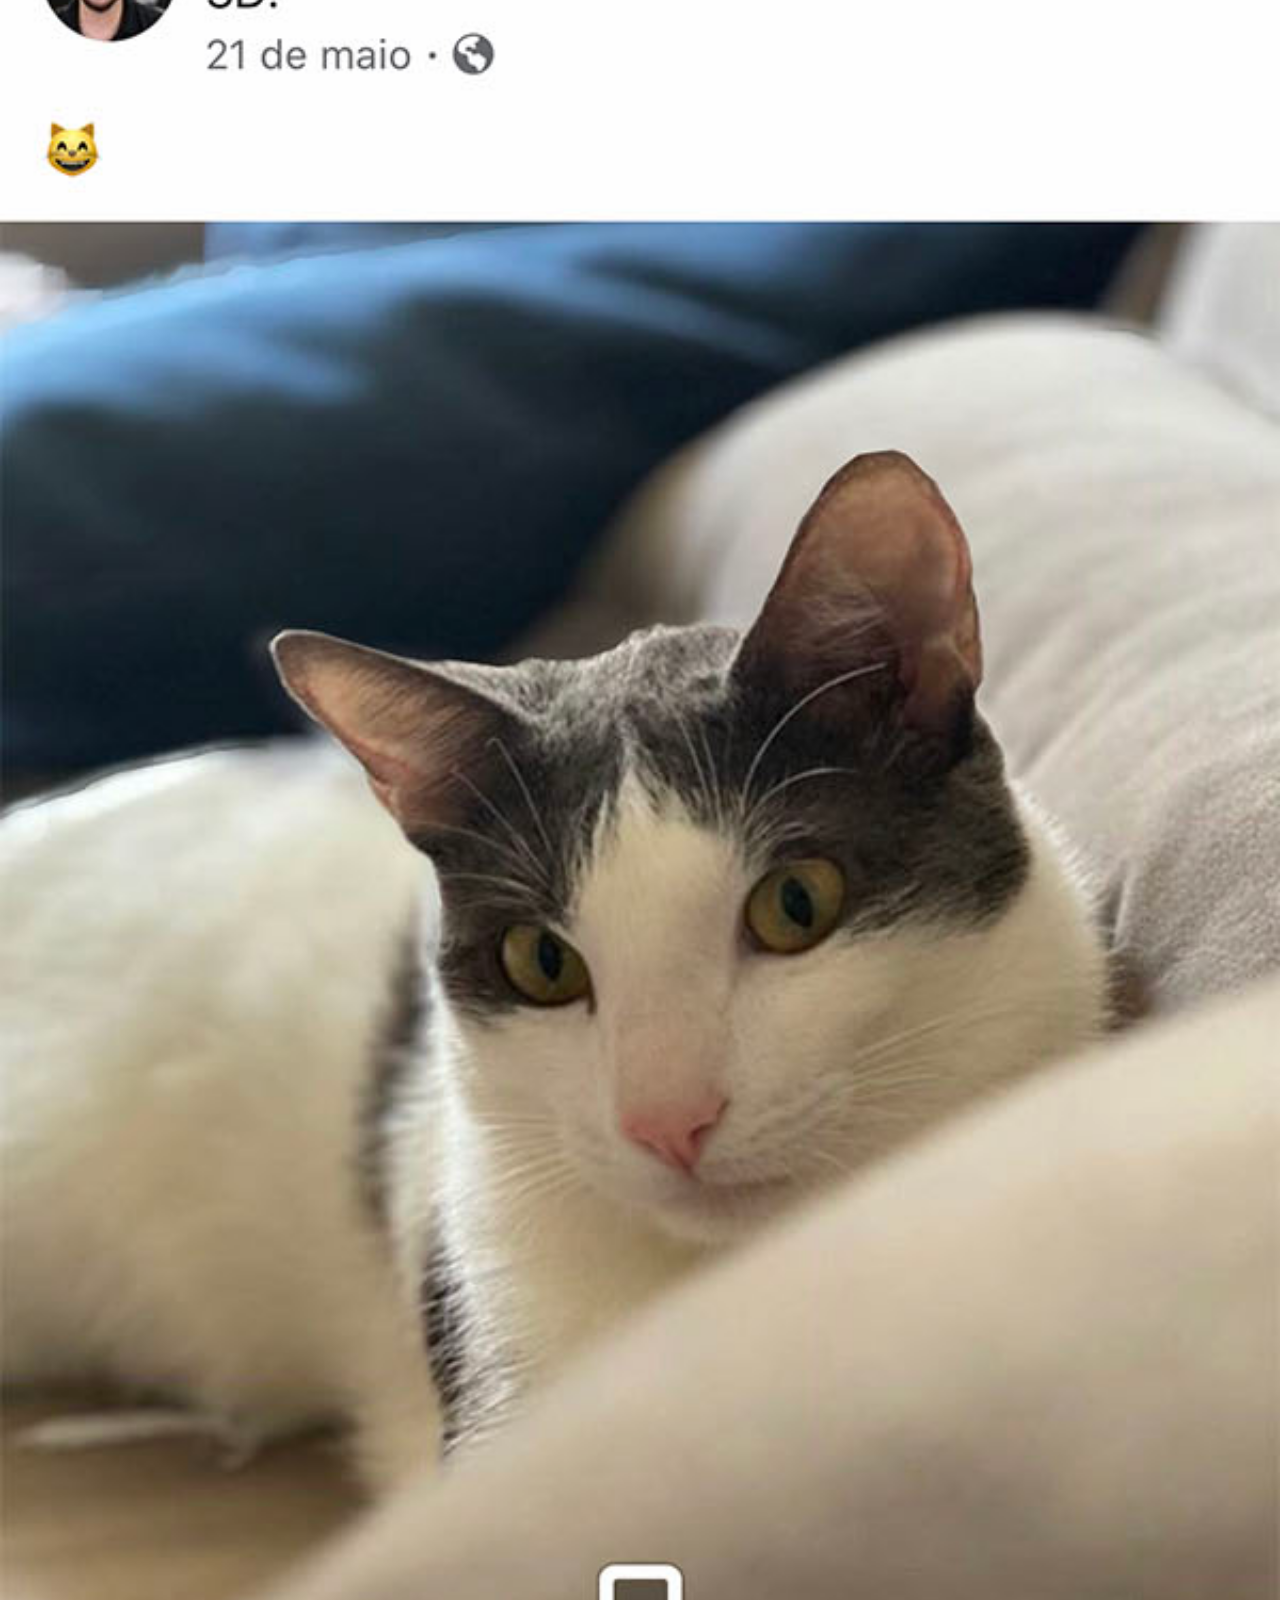
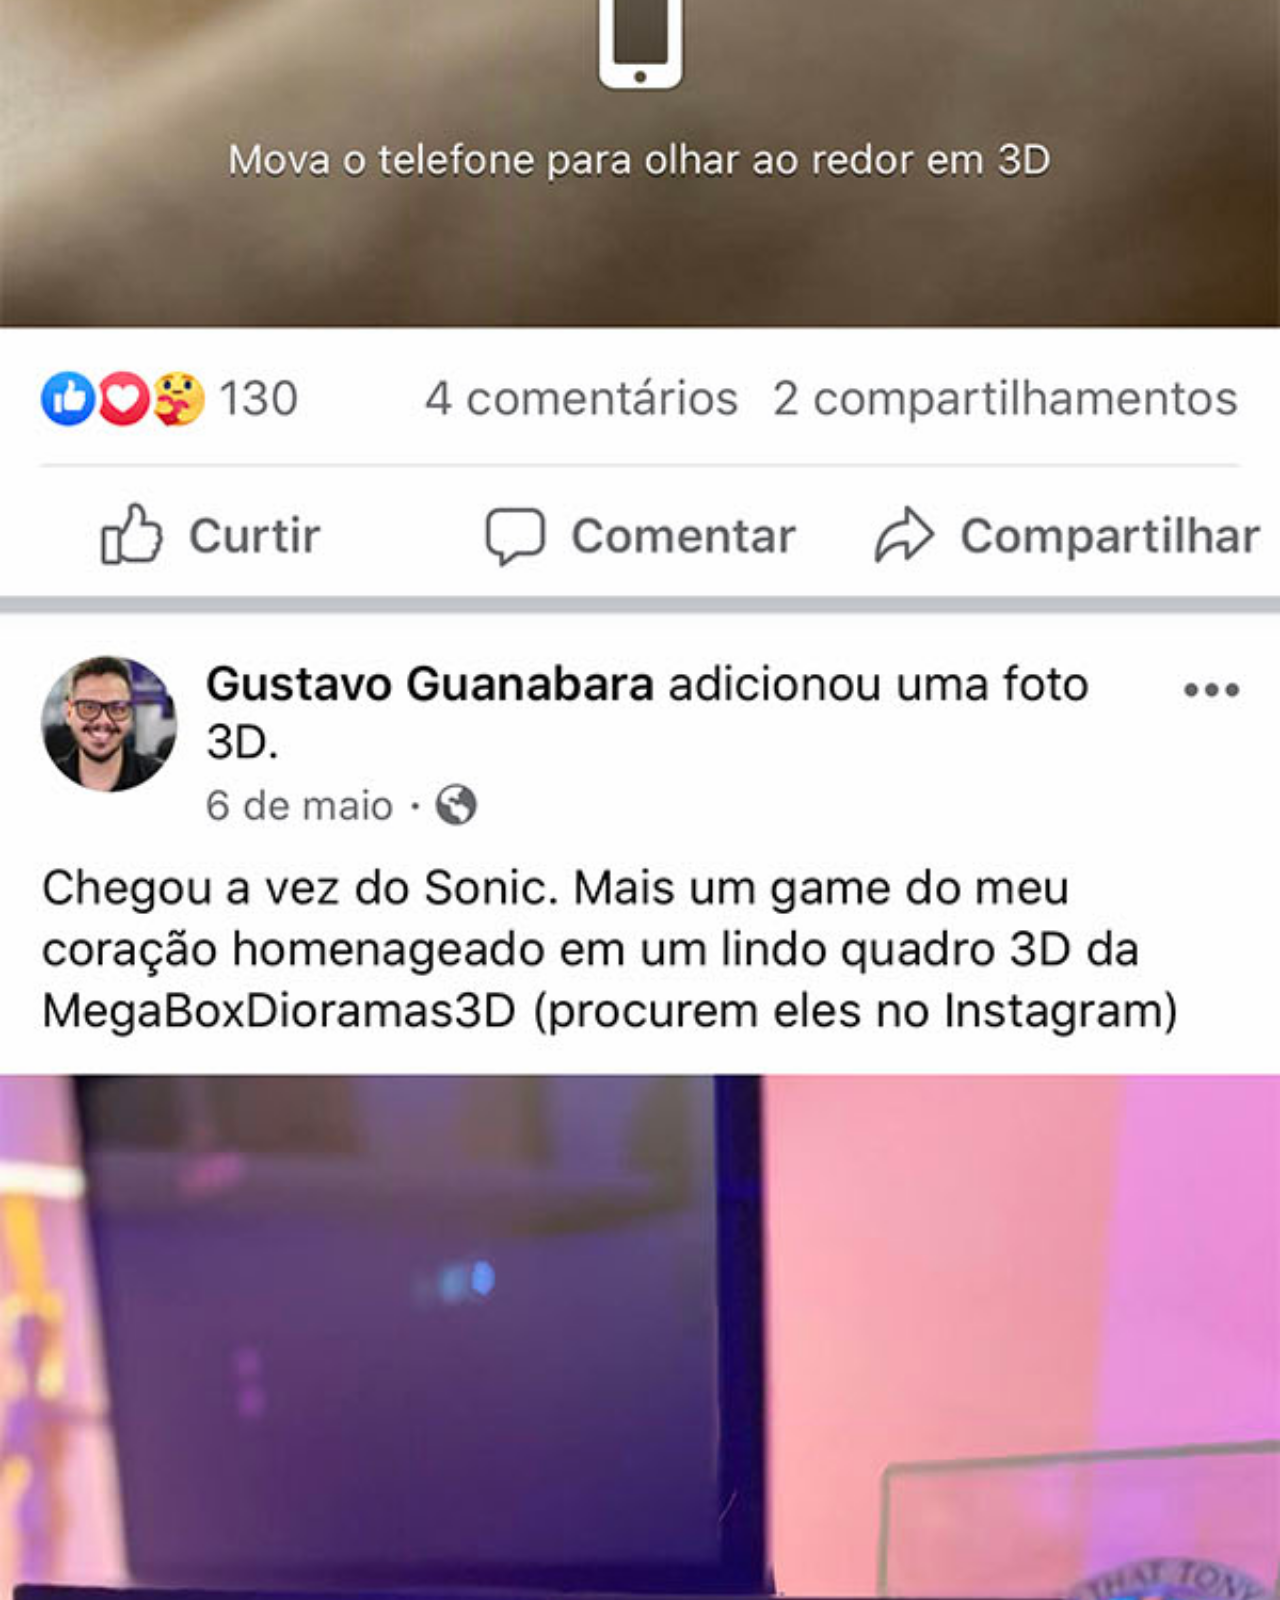
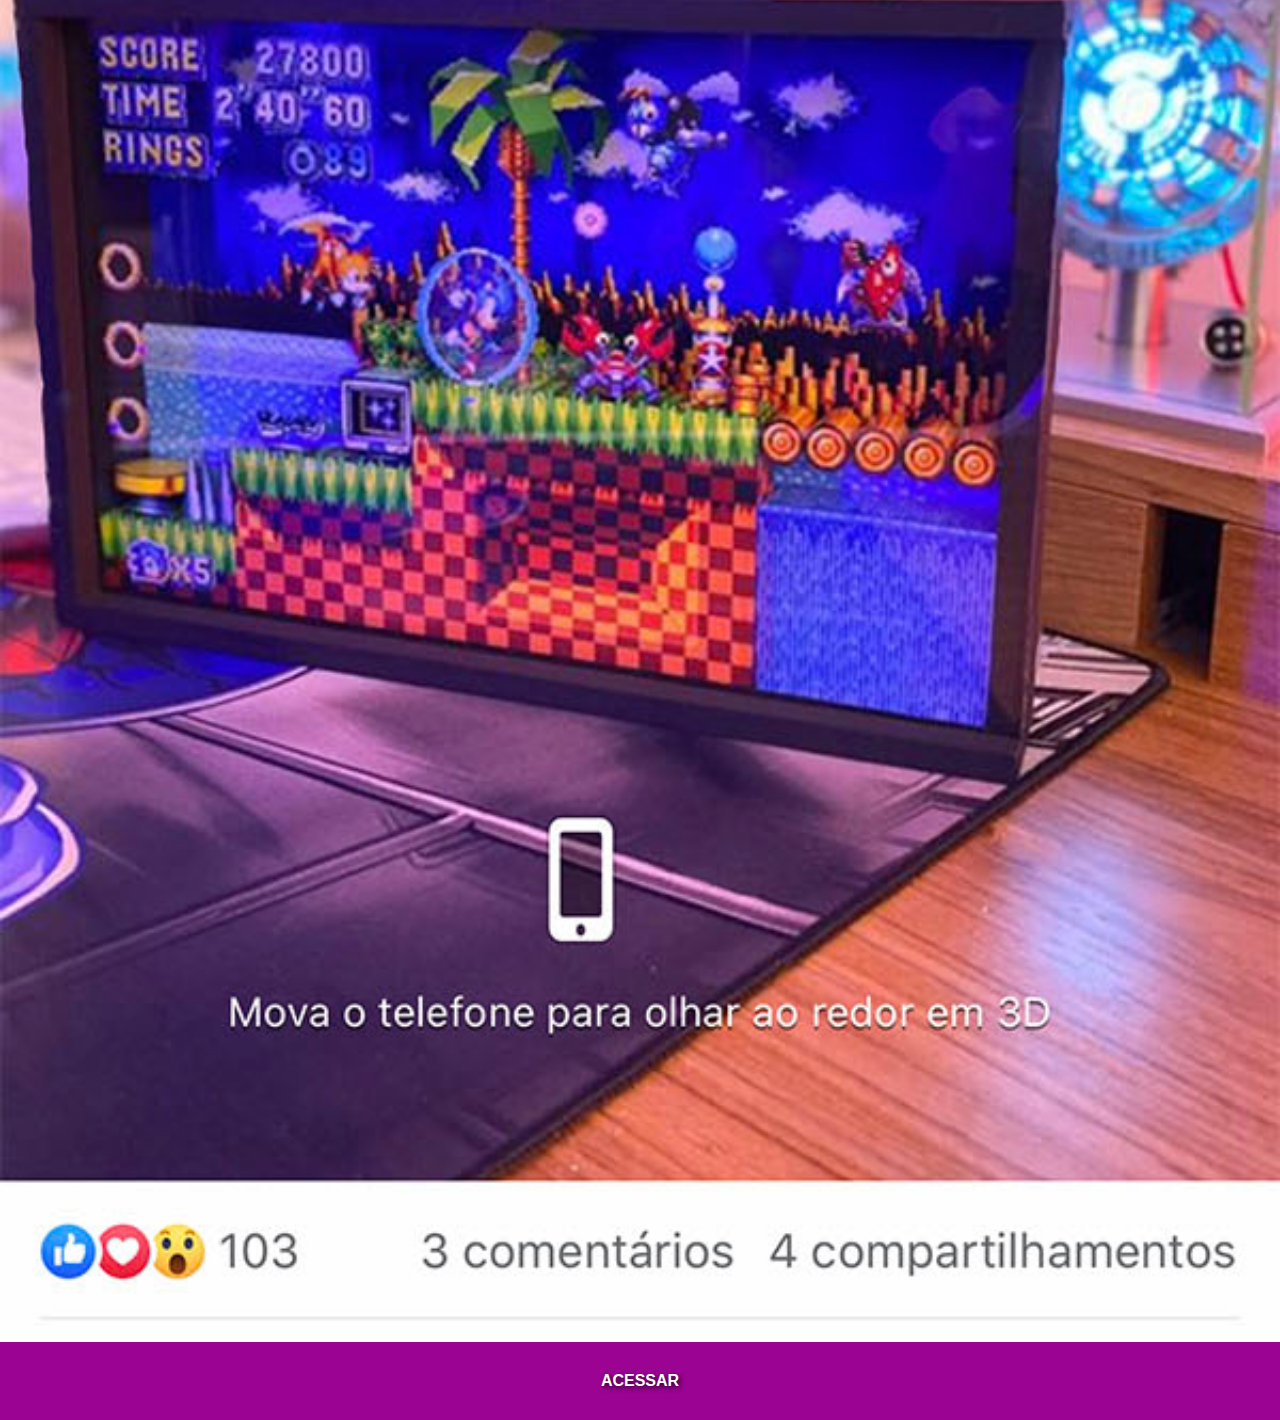
<file: paginas/fb.html>
<!DOCTYPE html>
<html lang="pt-br">
<head>
    <meta charset="UTF-8">
    <meta http-equiv="X-UA-Compatible" content="IE=edge">
    <meta name="viewport" content="width=device-width, initial-scale=1.0">
    <title>Facebook</title>
    <link rel="stylesheet" href="../estilos/social.css">
</head>
<body>
    <img src="../imagens/tela-facebook.jpg" alt="fb">
    <a href="https://www.facebook.com/isabela.rodrigues.9216/" target="_blank">ACESSAR</a>
</body>
</html>
</file>
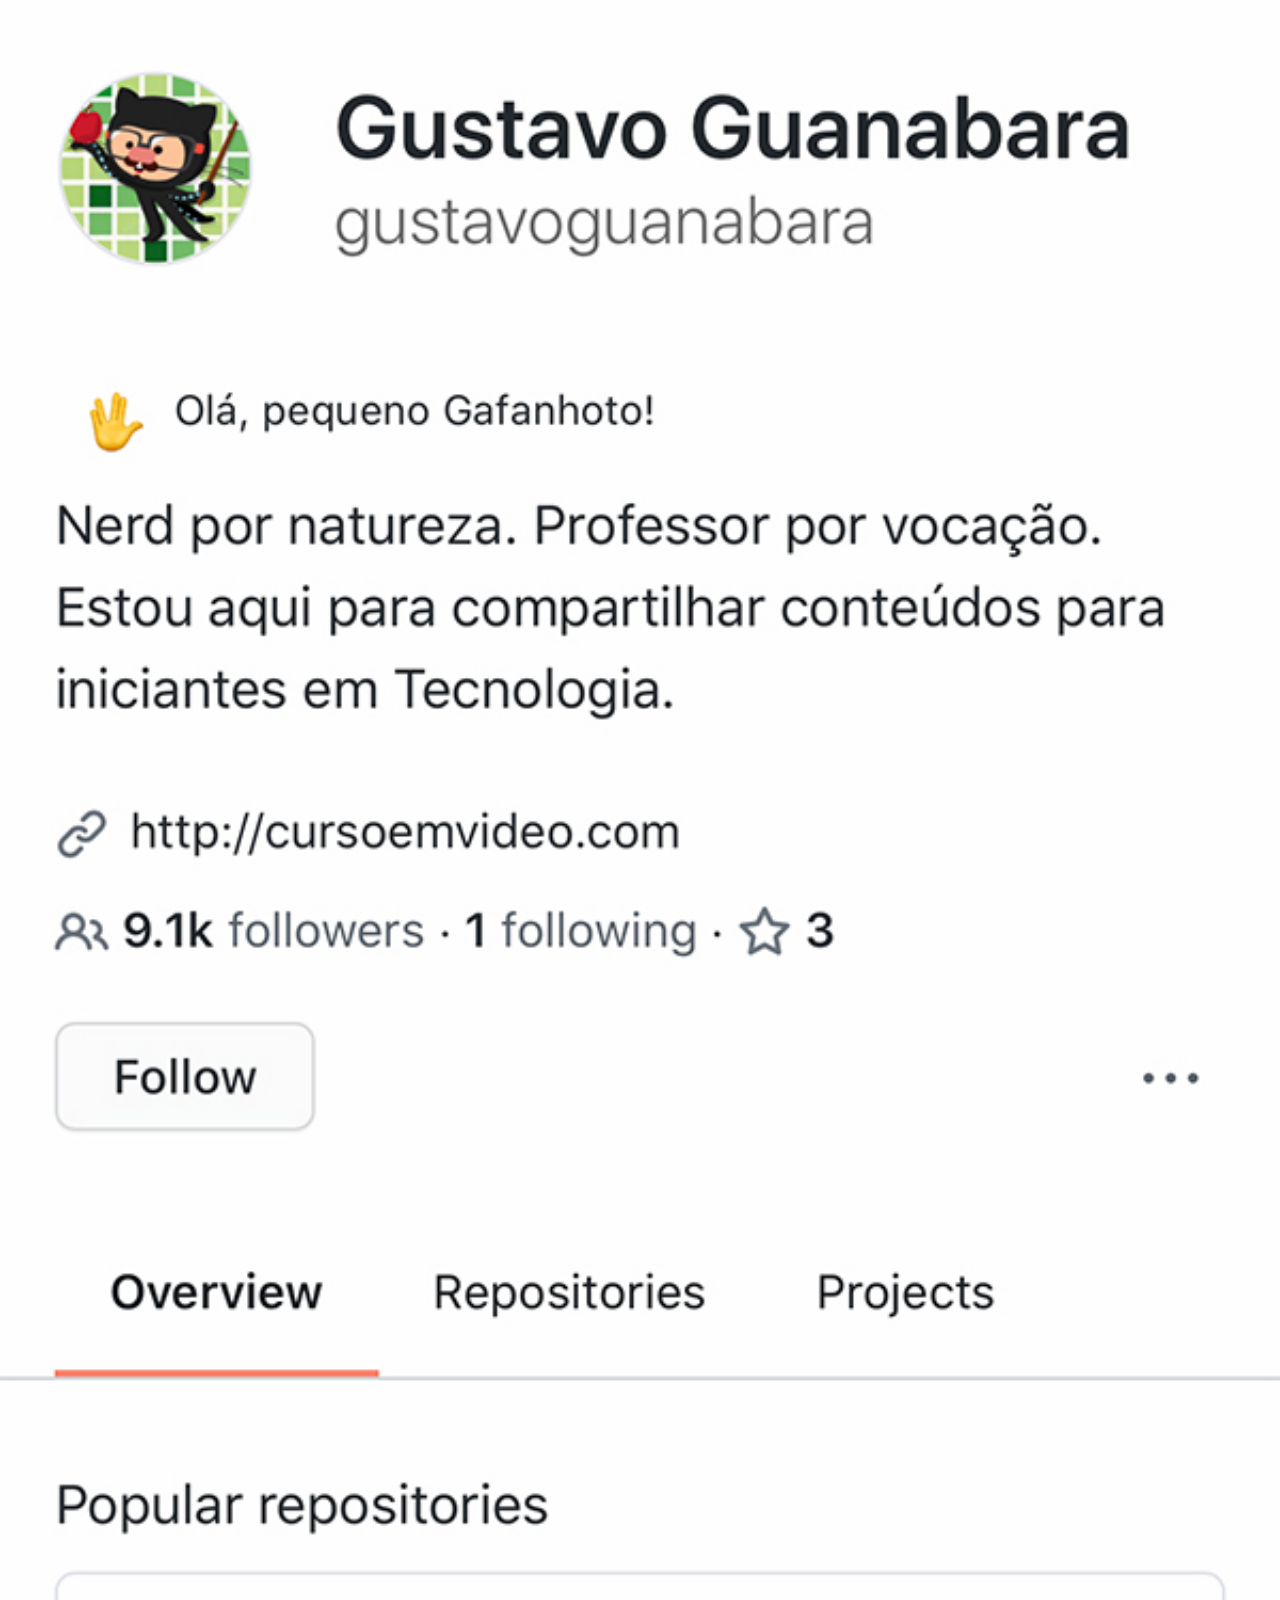
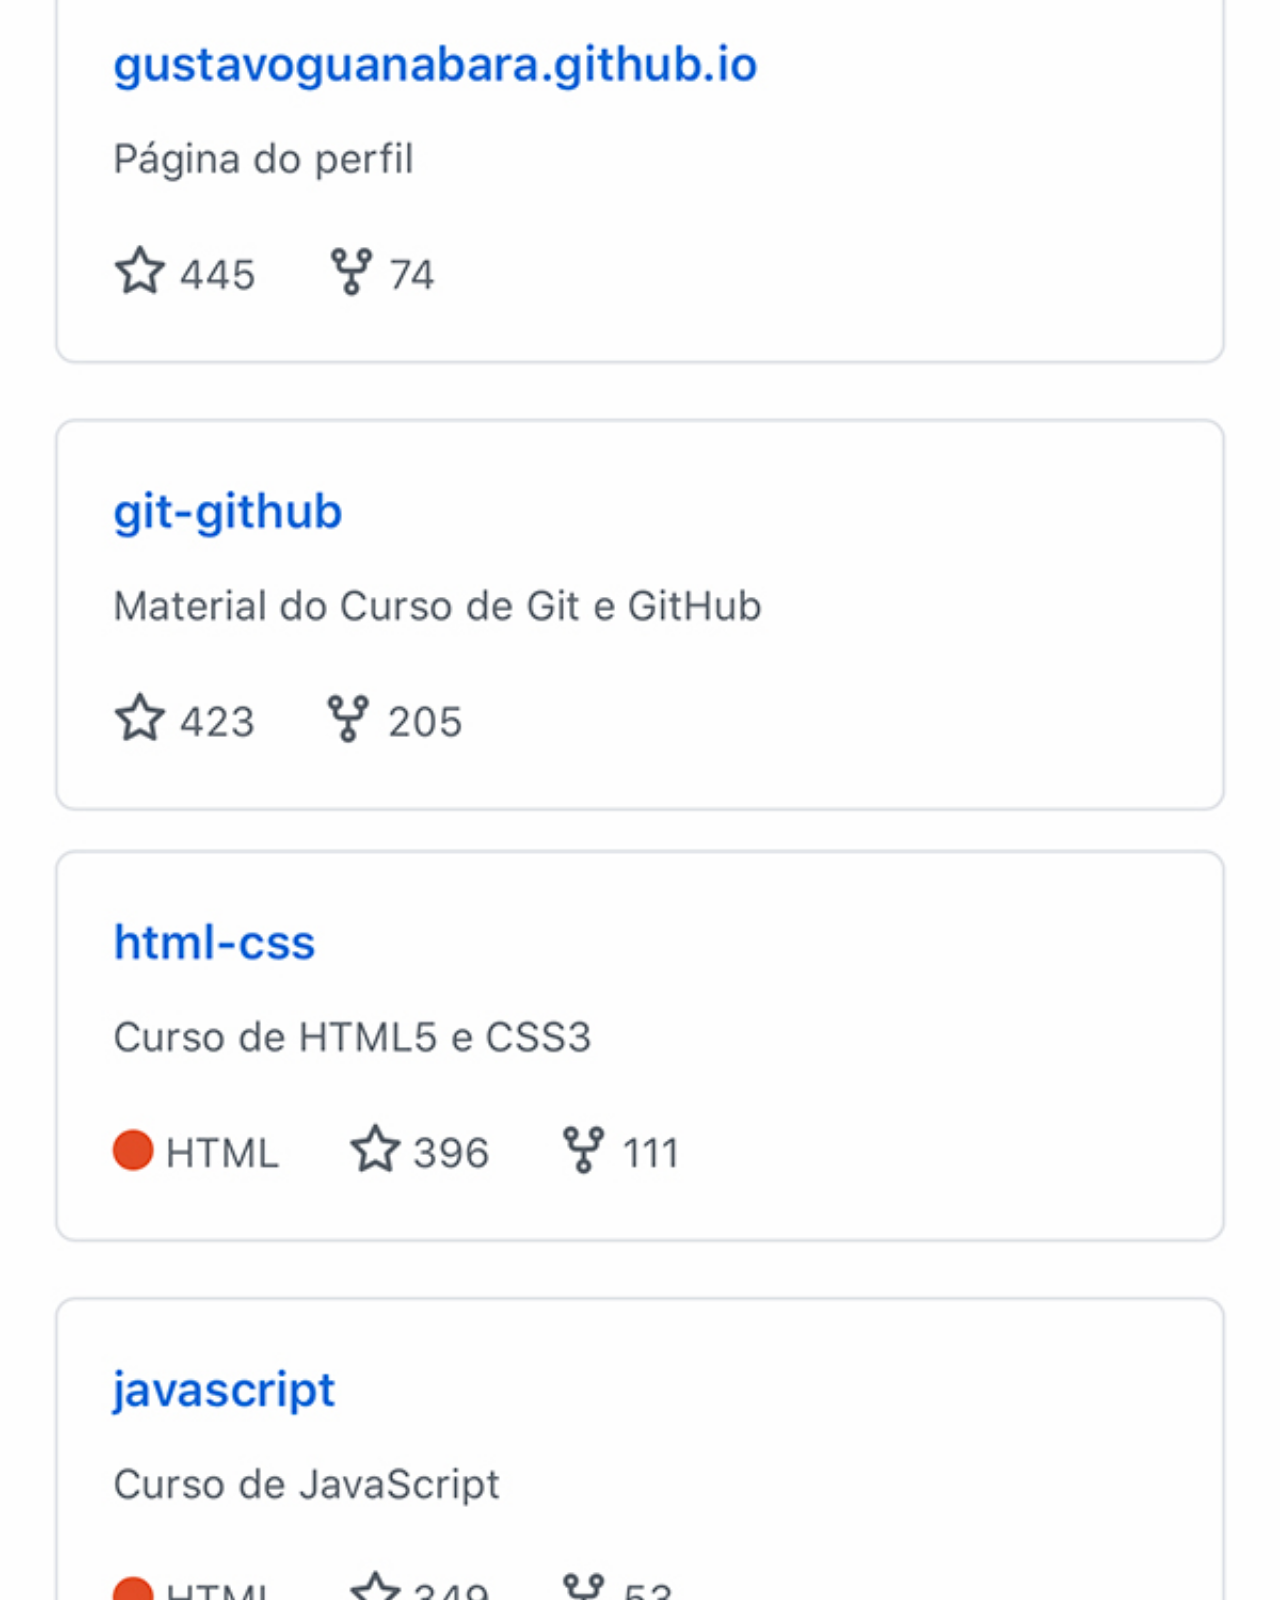
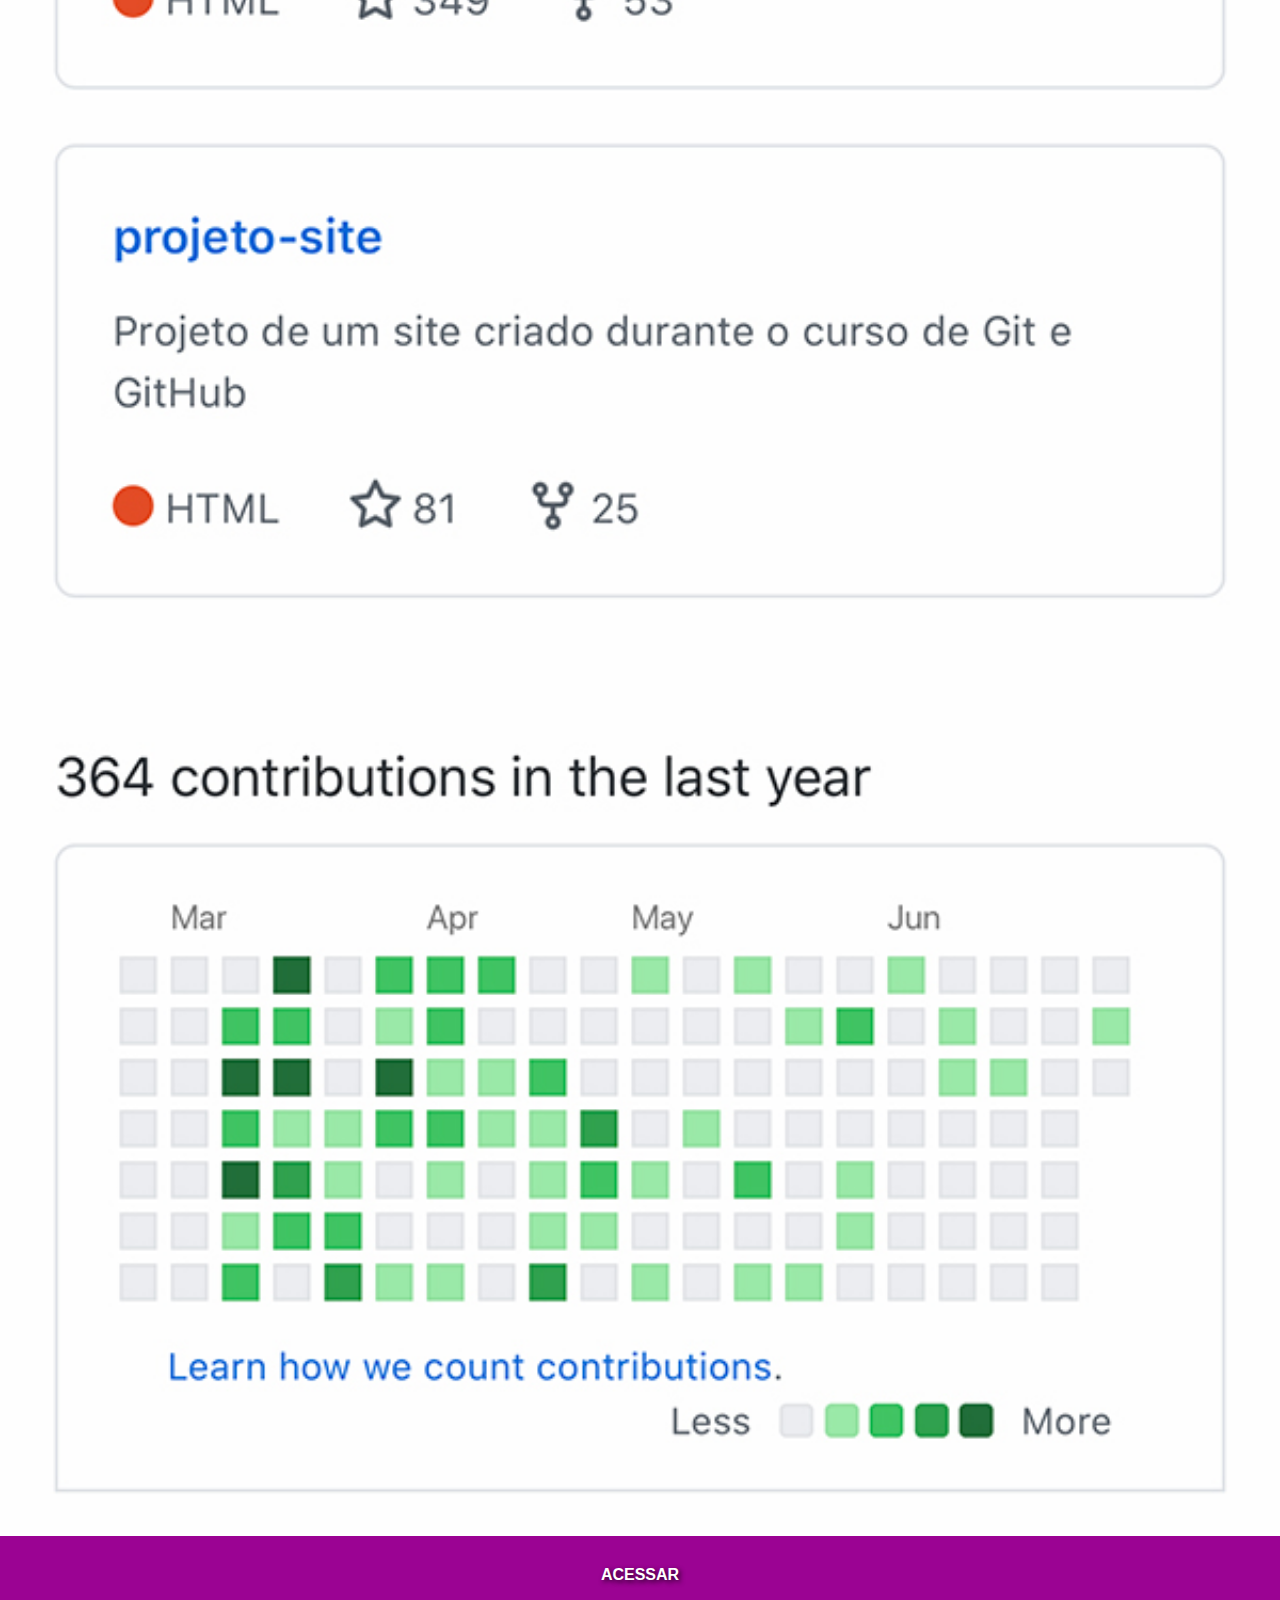
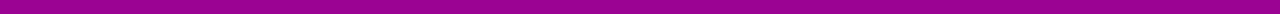
<file: paginas/git.html>
<!DOCTYPE html>
<html lang="pt-br">
<head>
    <meta charset="UTF-8">
    <meta http-equiv="X-UA-Compatible" content="IE=edge">
    <meta name="viewport" content="width=device-width, initial-scale=1.0">
    <title>GitHub</title>
    <link rel="stylesheet" href="../estilos/social.css">
</head>
<body>
   <img src="../imagens/tela-github.jpg" alt="gh">
   <a href="https://github.com/isabela-rodriguesch" target="_blank">ACESSAR</a>
</body>
</html>
</file>
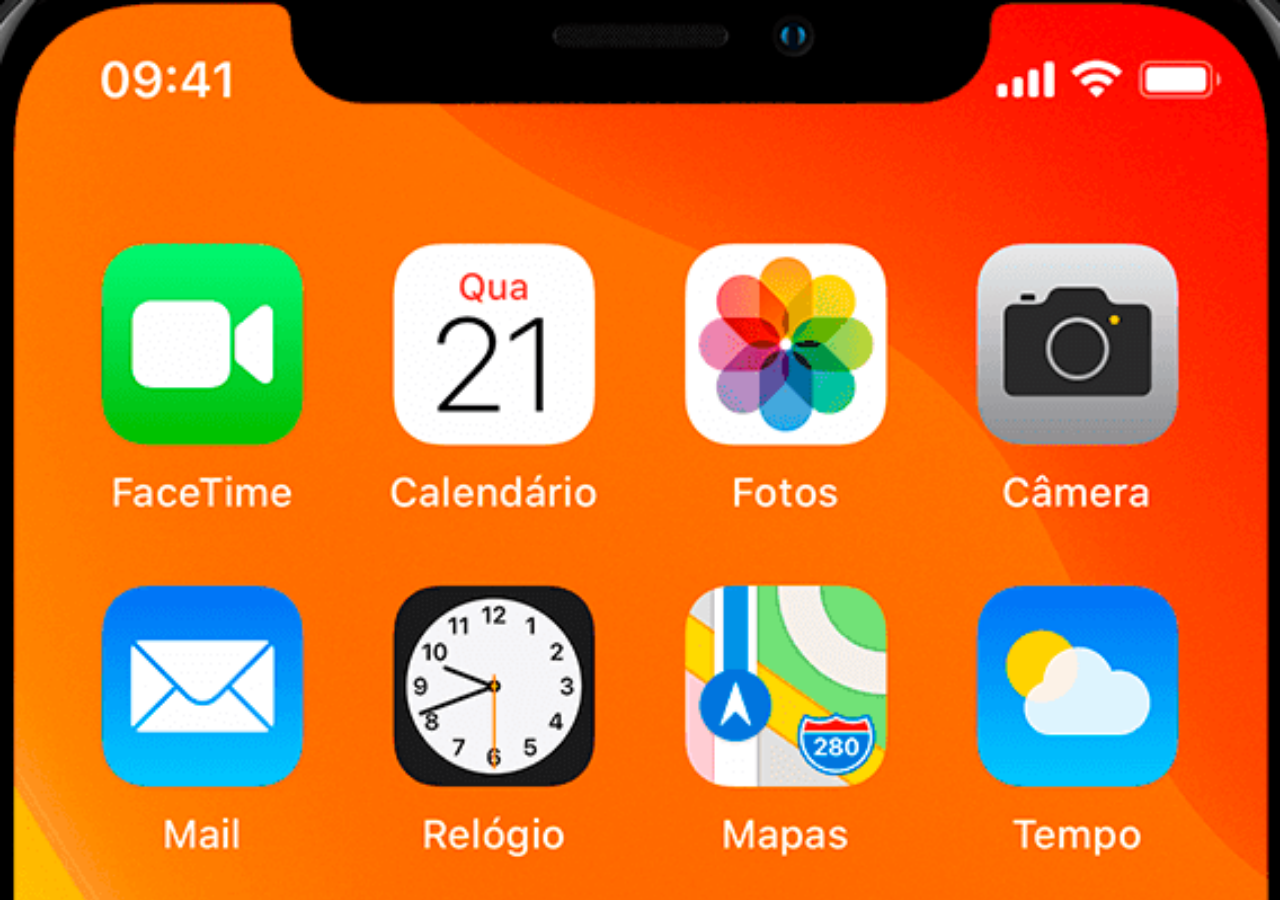
<file: paginas/home.html>
<!DOCTYPE html>
<html lang="pt-br">
<head>
    <meta charset="UTF-8">
    <meta http-equiv="X-UA-Compatible" content="IE=edge">
    <meta name="viewport" content="width=device-width, initial-scale=1.0">
    <title>Home</title>
    <style>
        *{
            margin: 0px;
            padding: 0px;
        }
        body {
            width: 100vw;
            height: 100vh;
            background: black url(../imagens/tela-iphone.png) no-repeat top center;
            background-size: cover;
        }
    </style>
</head>
<body>
    
</body>
</html>
</file>
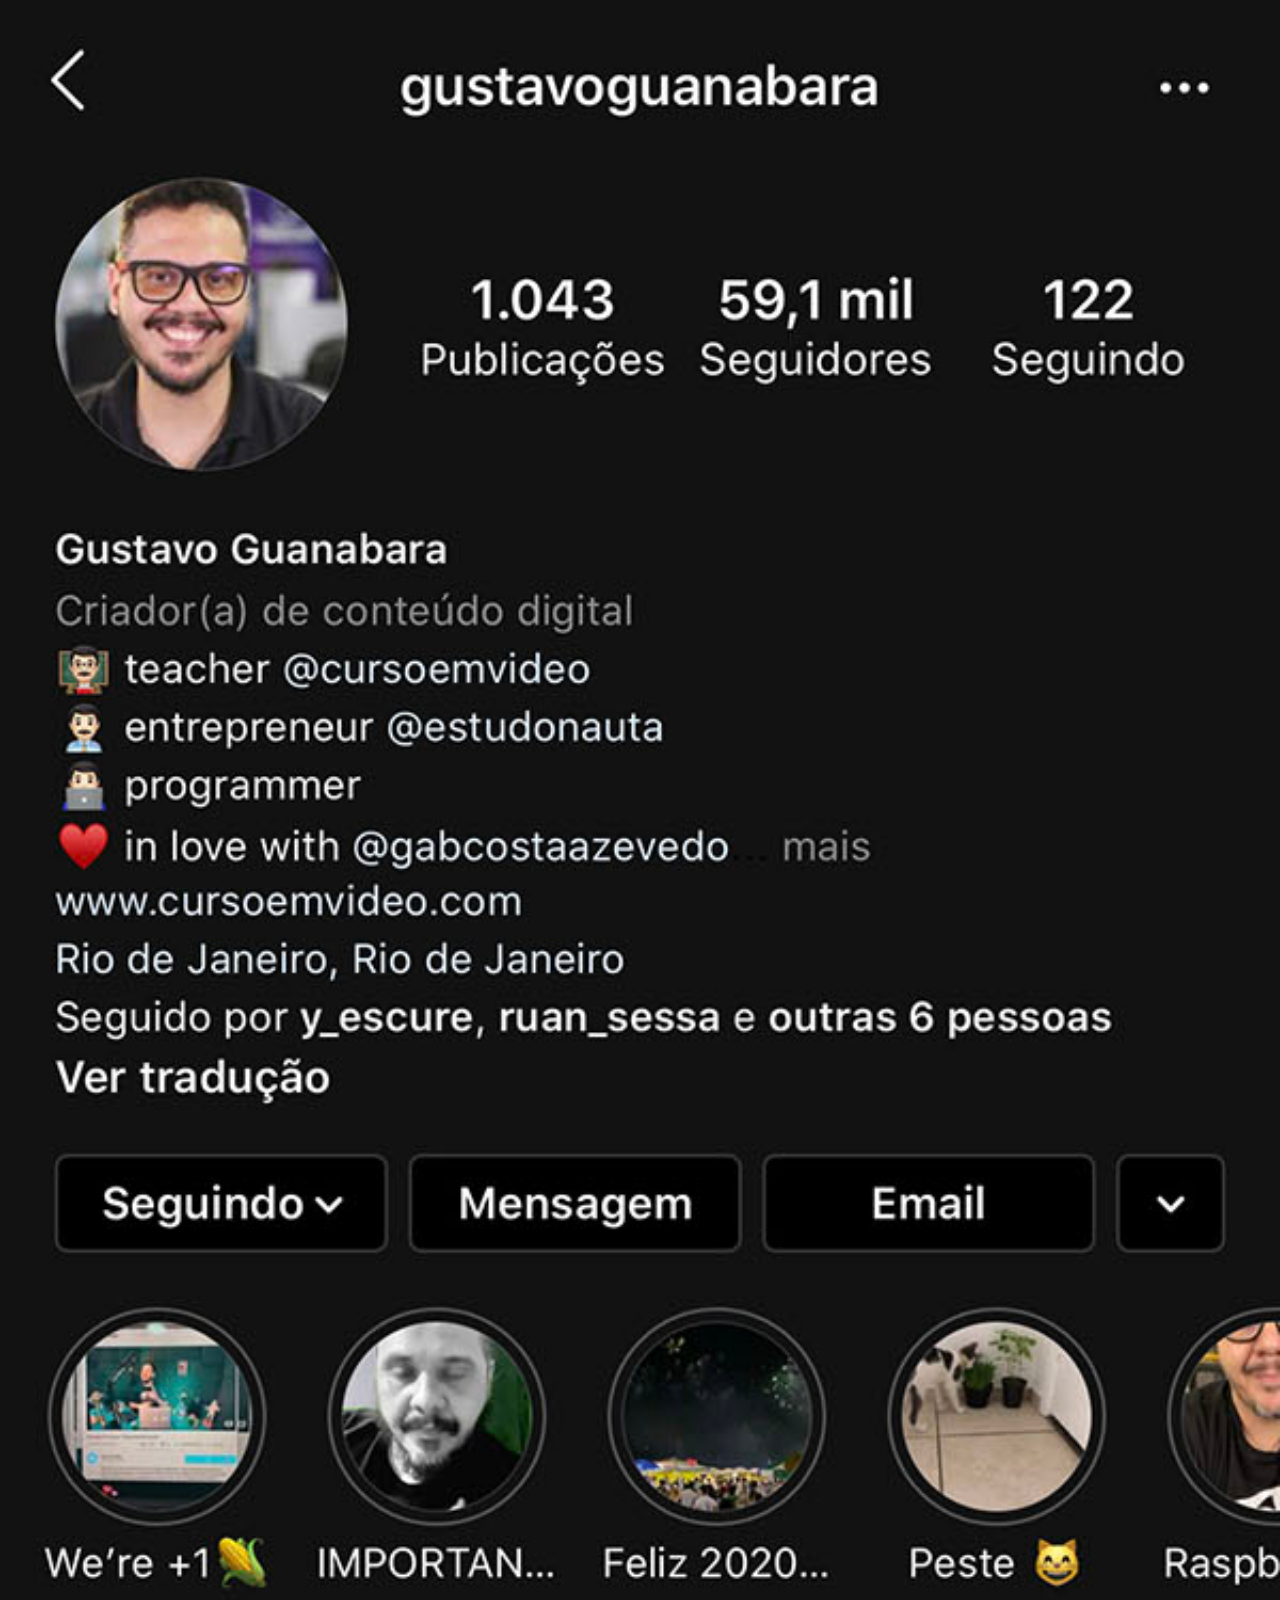
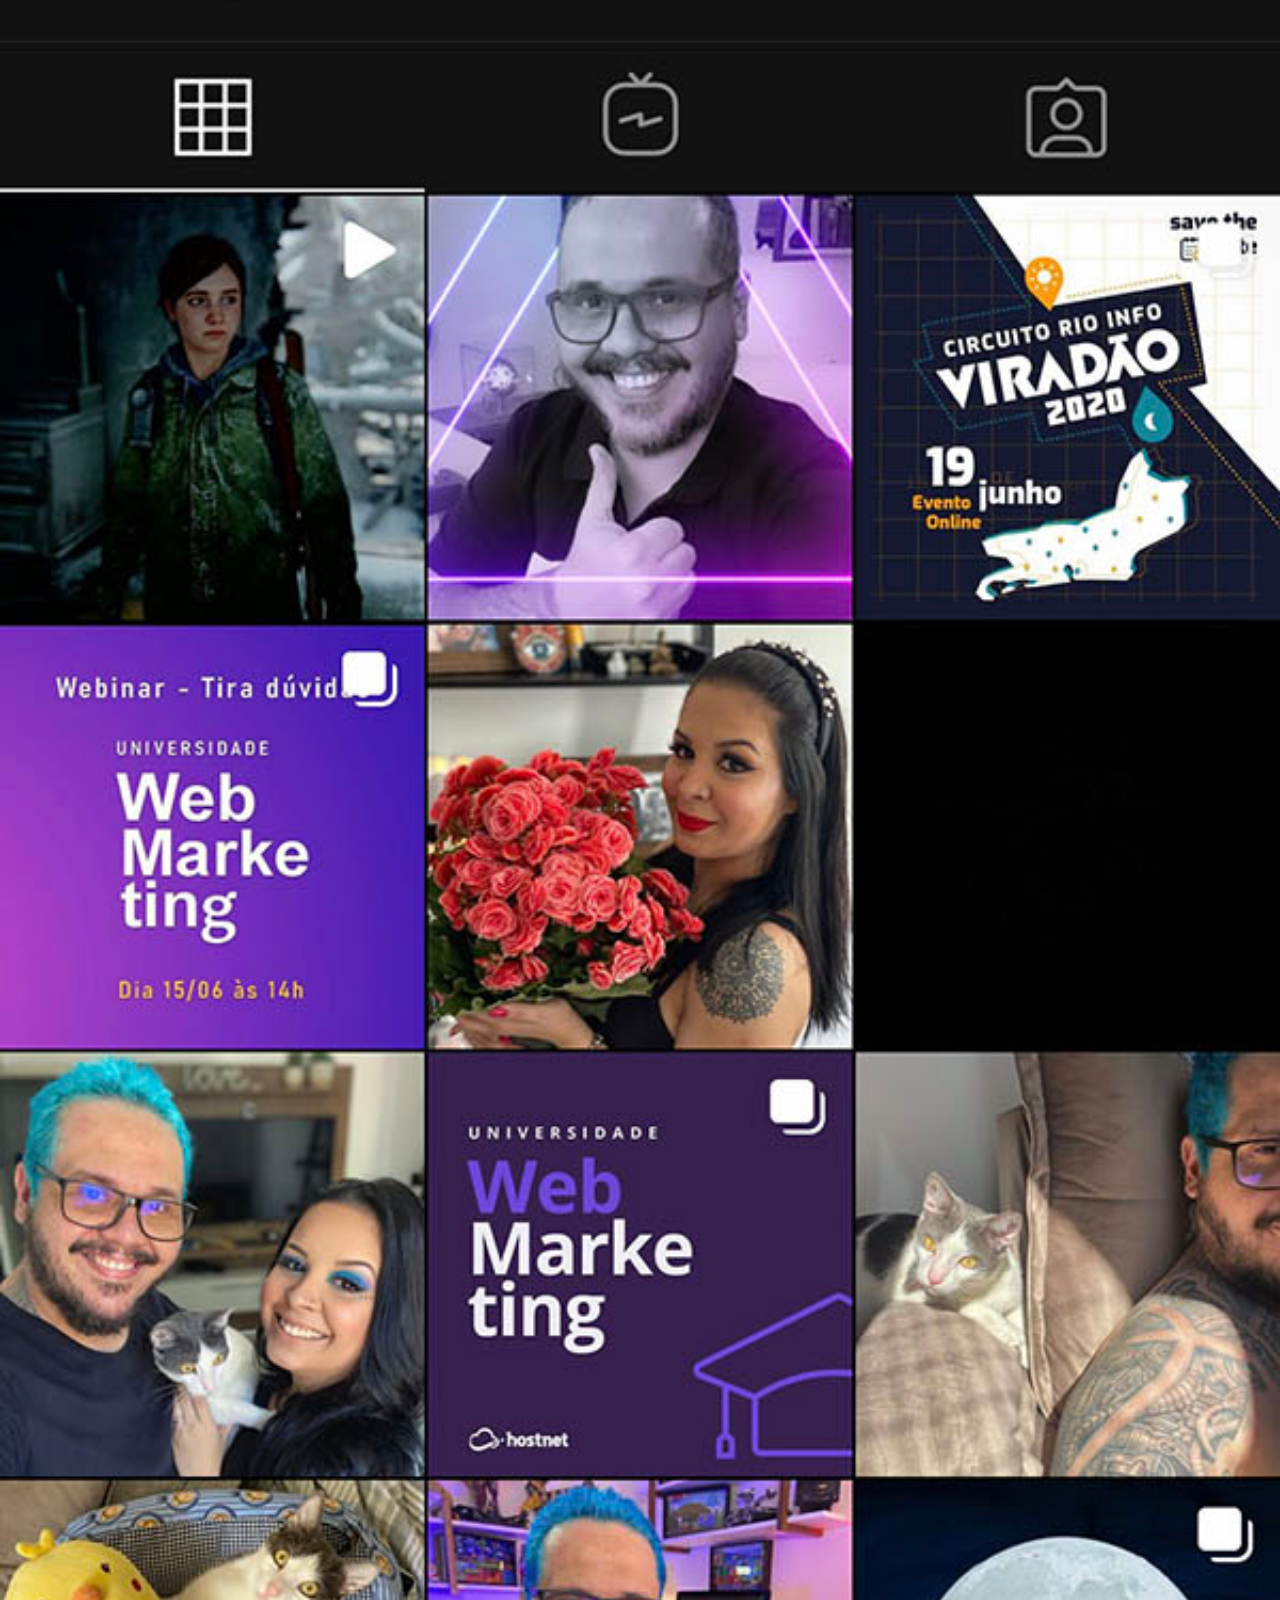
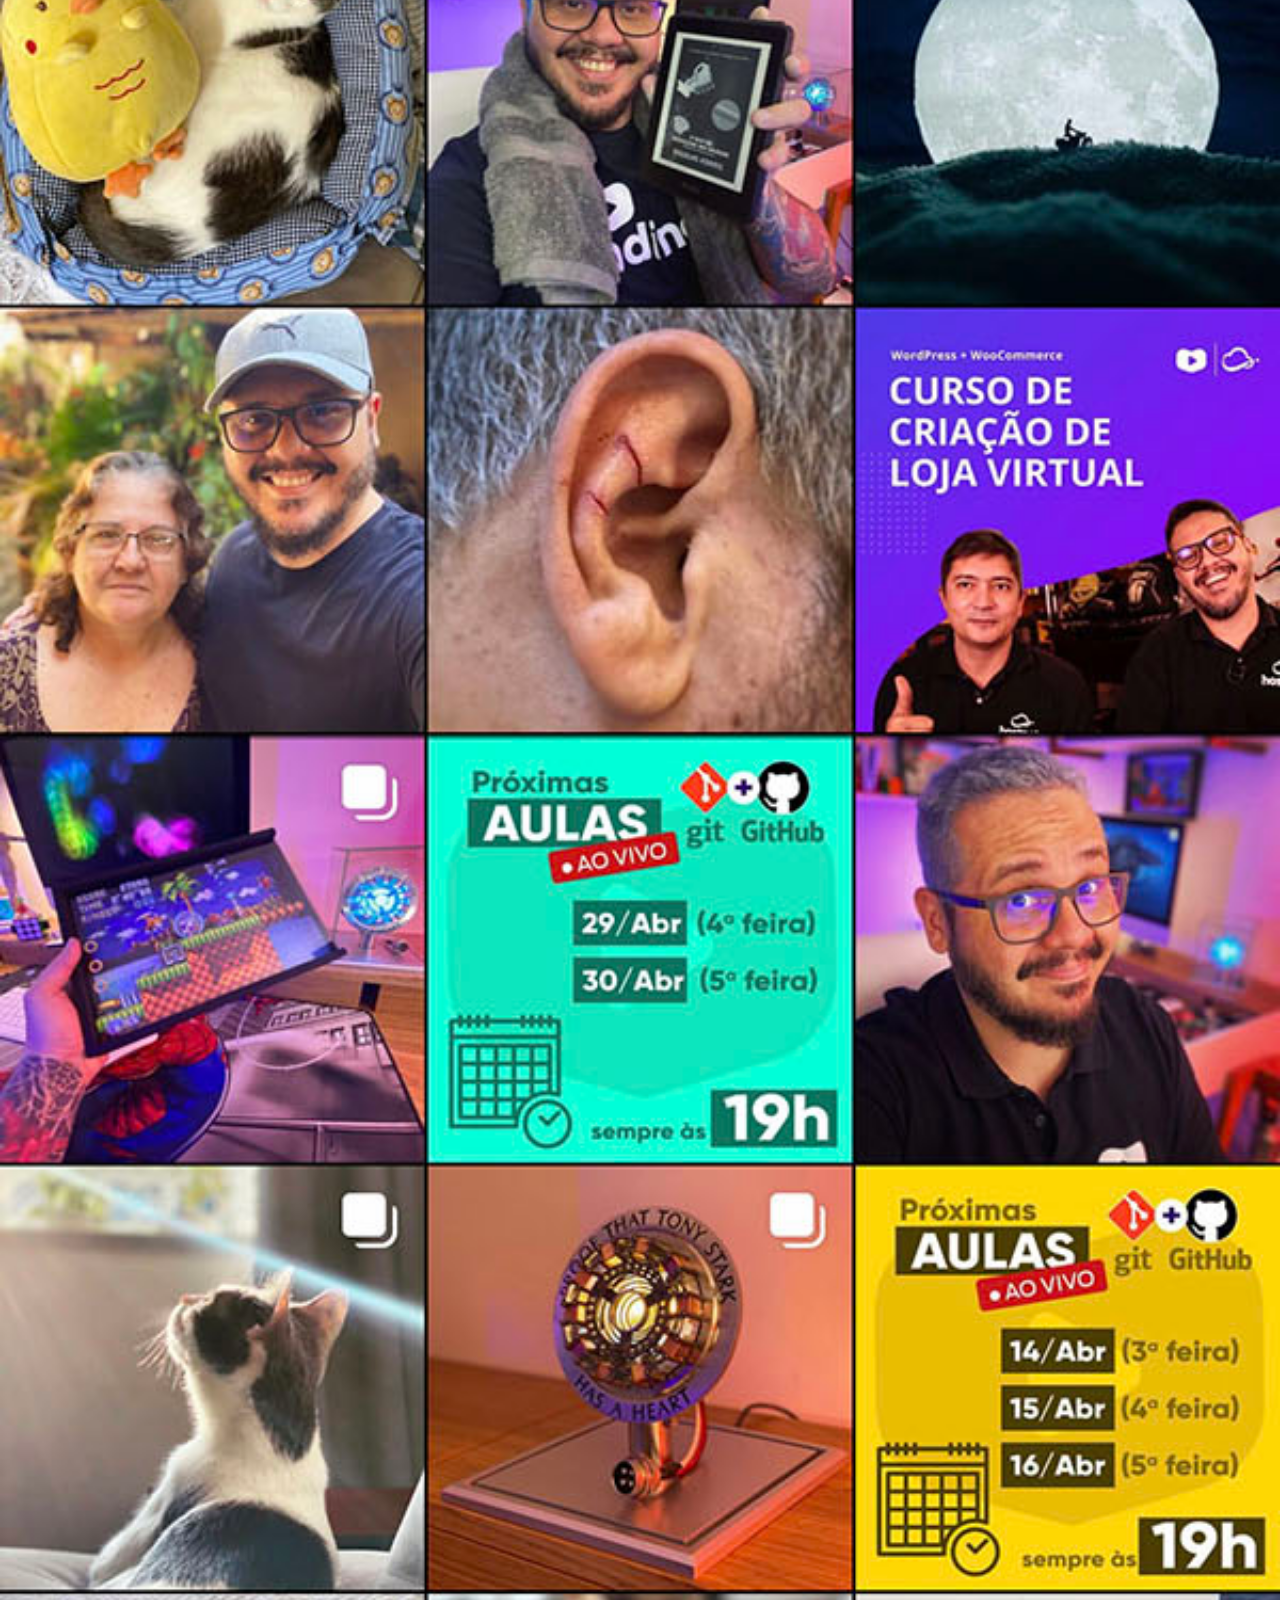
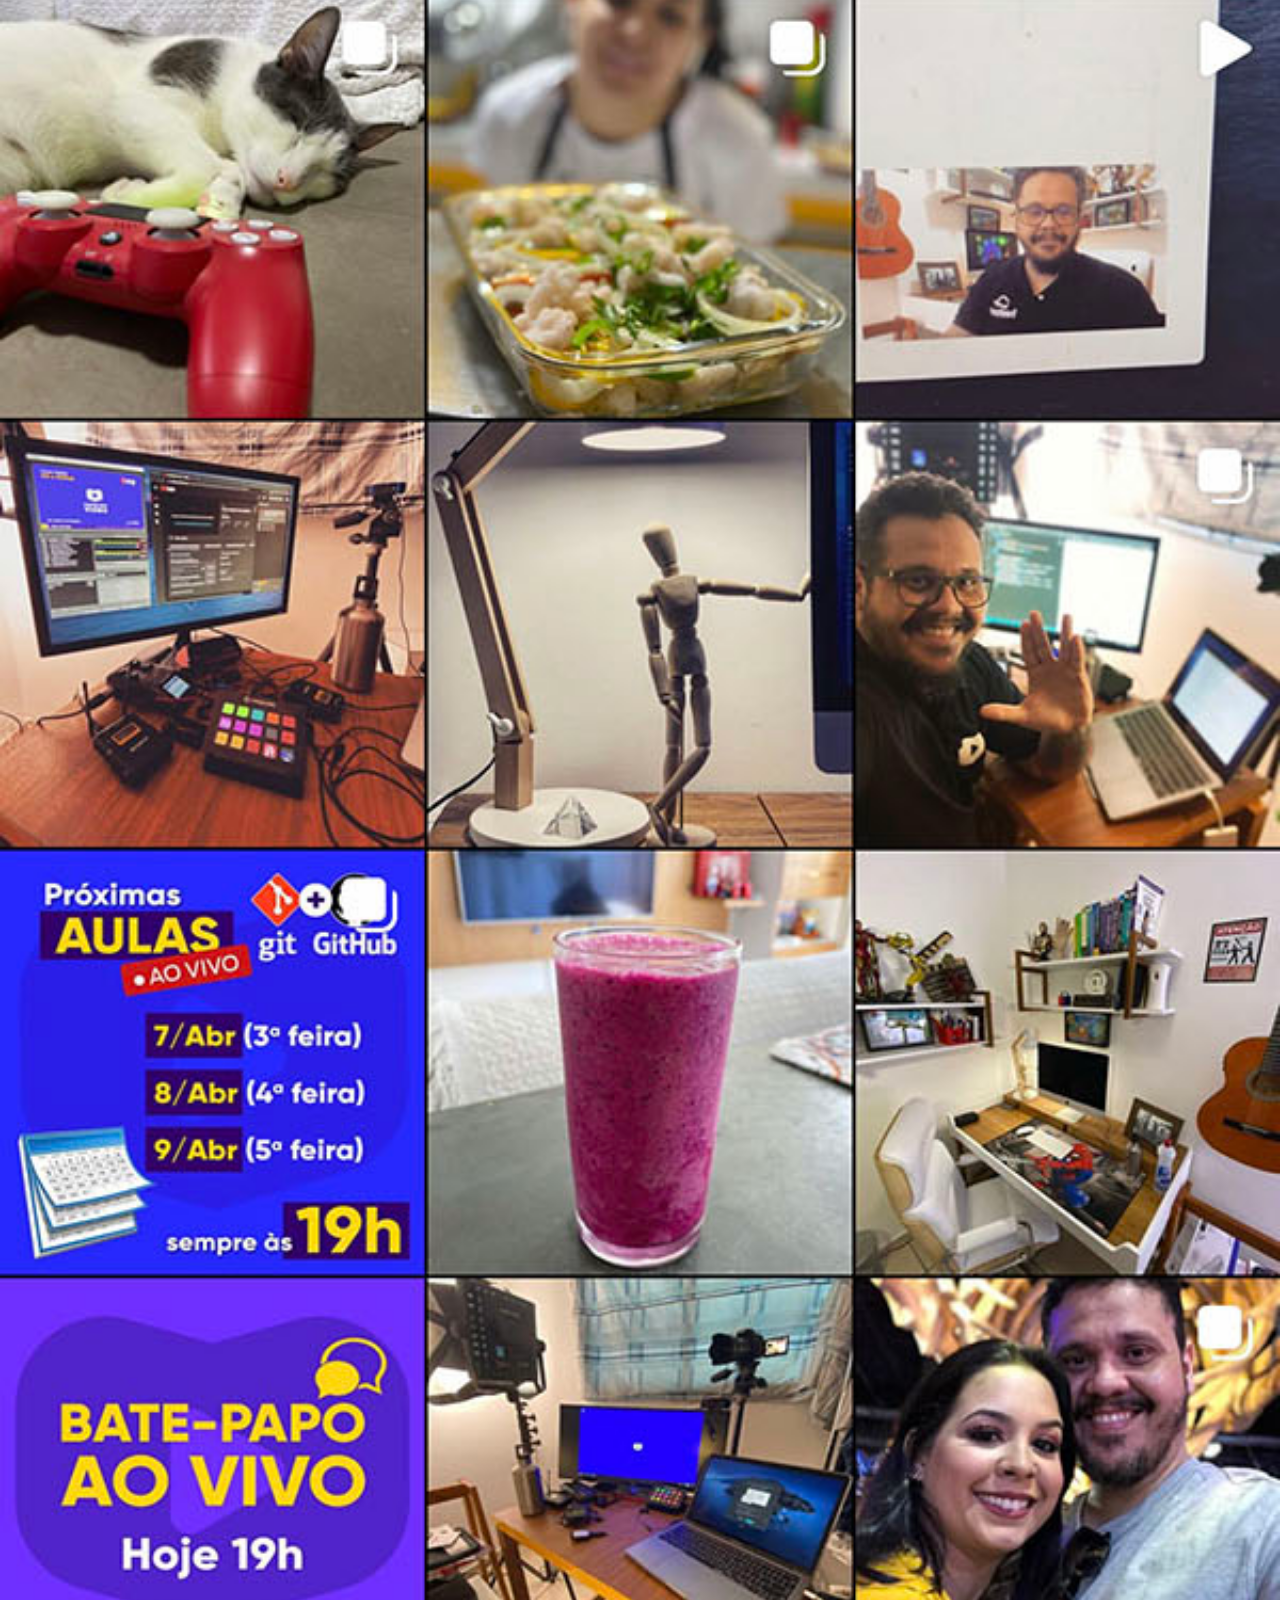
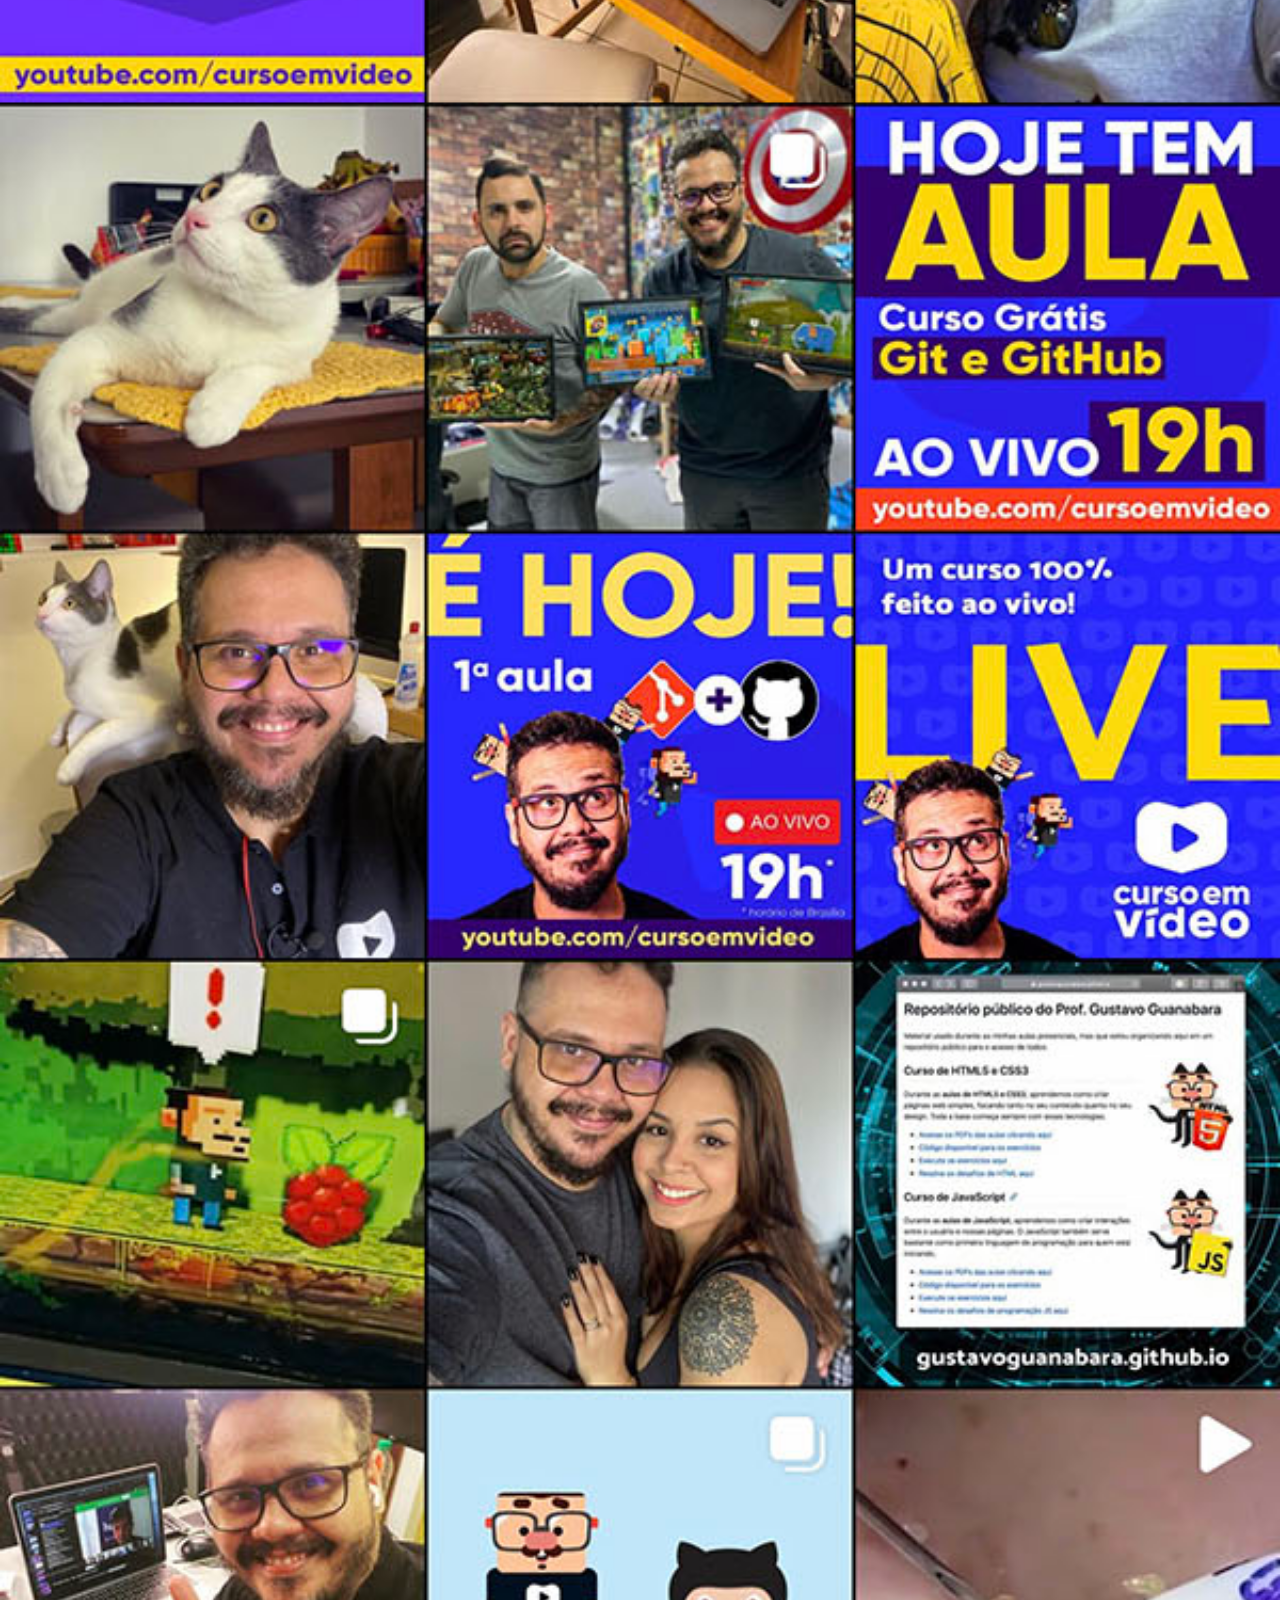
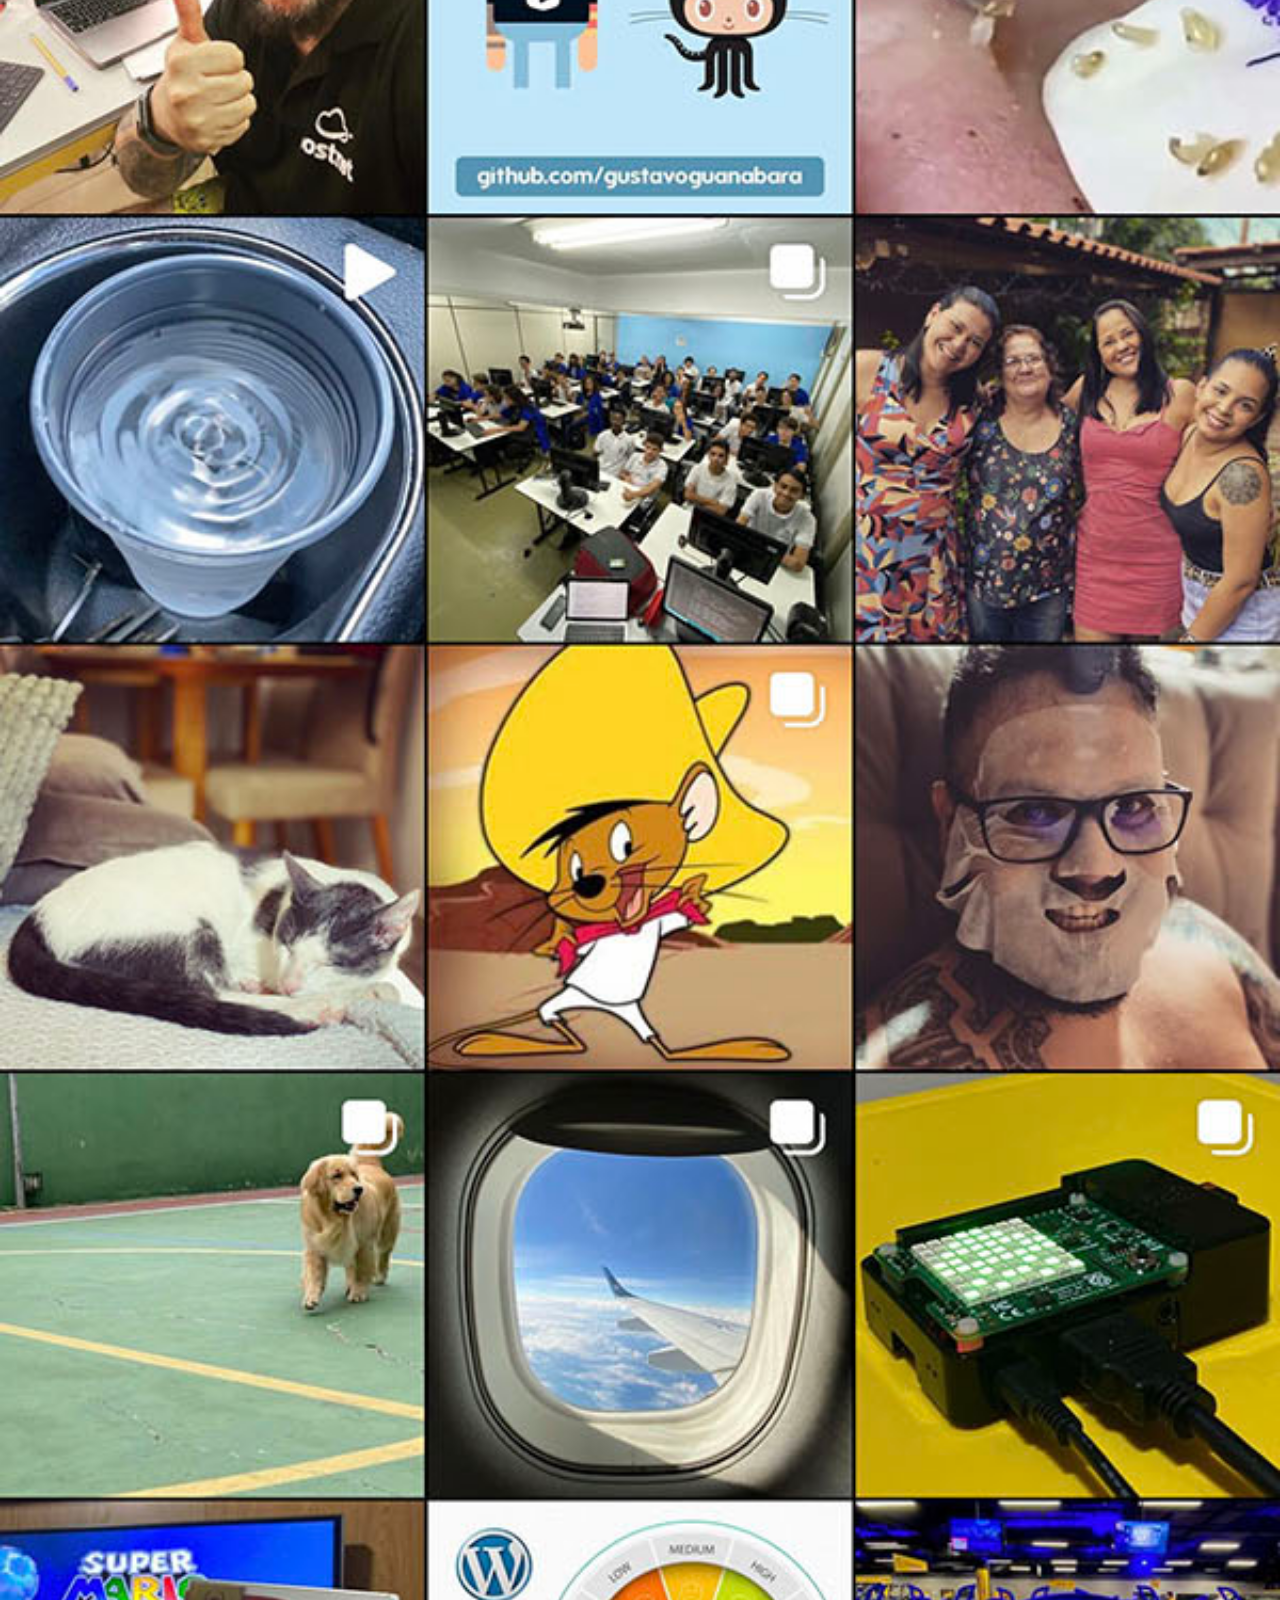
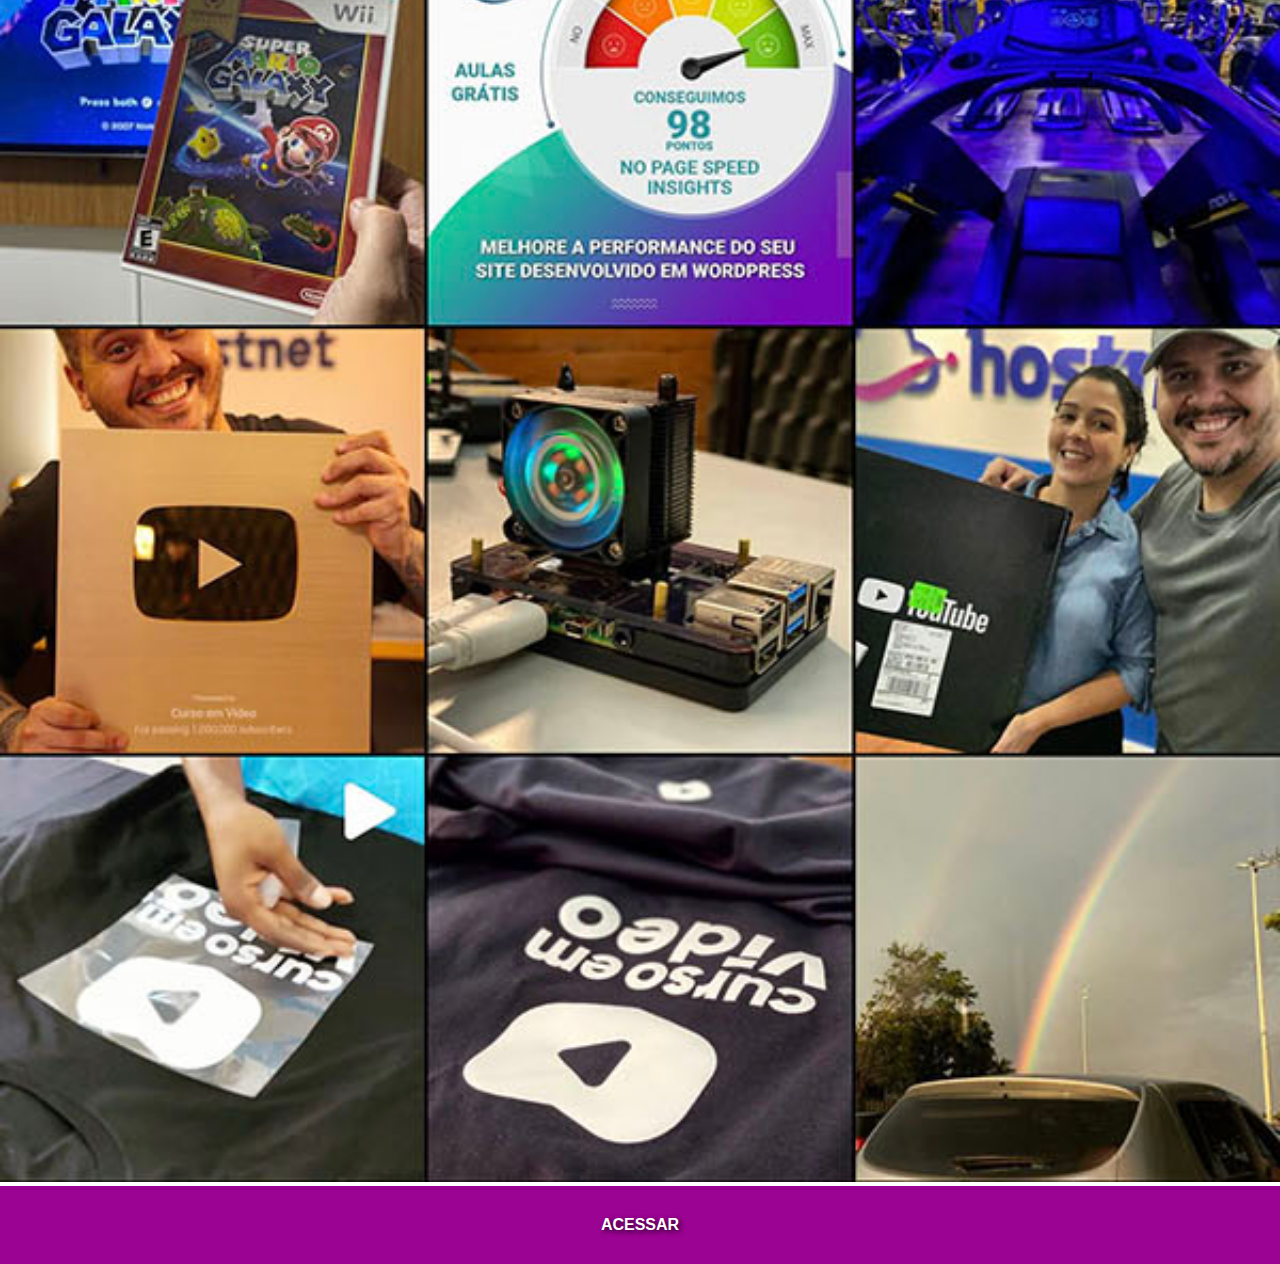
<file: paginas/insta.html>
<!DOCTYPE html>
<html lang="en">
<head>
    <meta charset="UTF-8">
    <meta http-equiv="X-UA-Compatible" content="IE=edge">
    <meta name="viewport" content="width=device-width, initial-scale=1.0">
    <title>Instagram</title>
    <link rel="stylesheet" href="../estilos/social.css">
</head>
<body>
    <img src="../imagens/tela-instagram.jpg" alt="insta"><a href="https://www.instagram.com/isabela_rodriguesch/?hl=pt-br" target="_blank">ACESSAR</a>
</body>
</html>
</file>
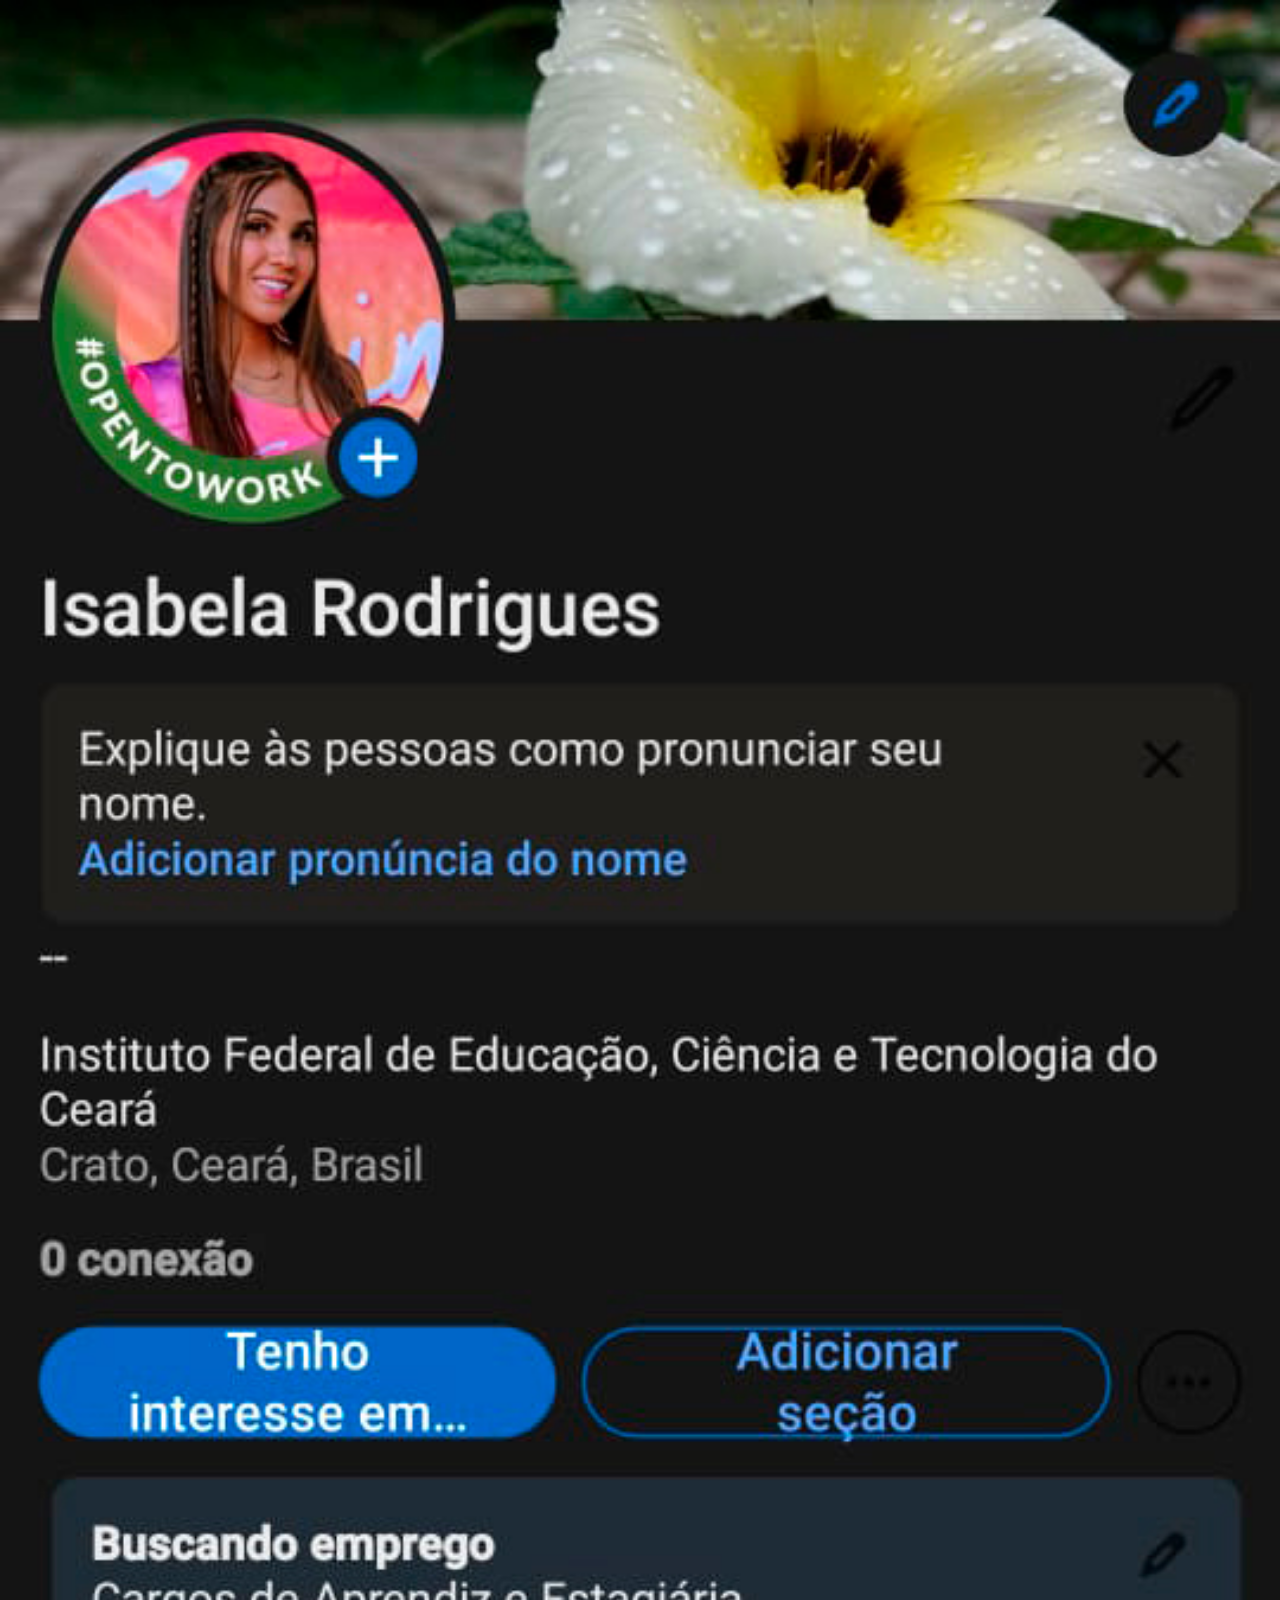
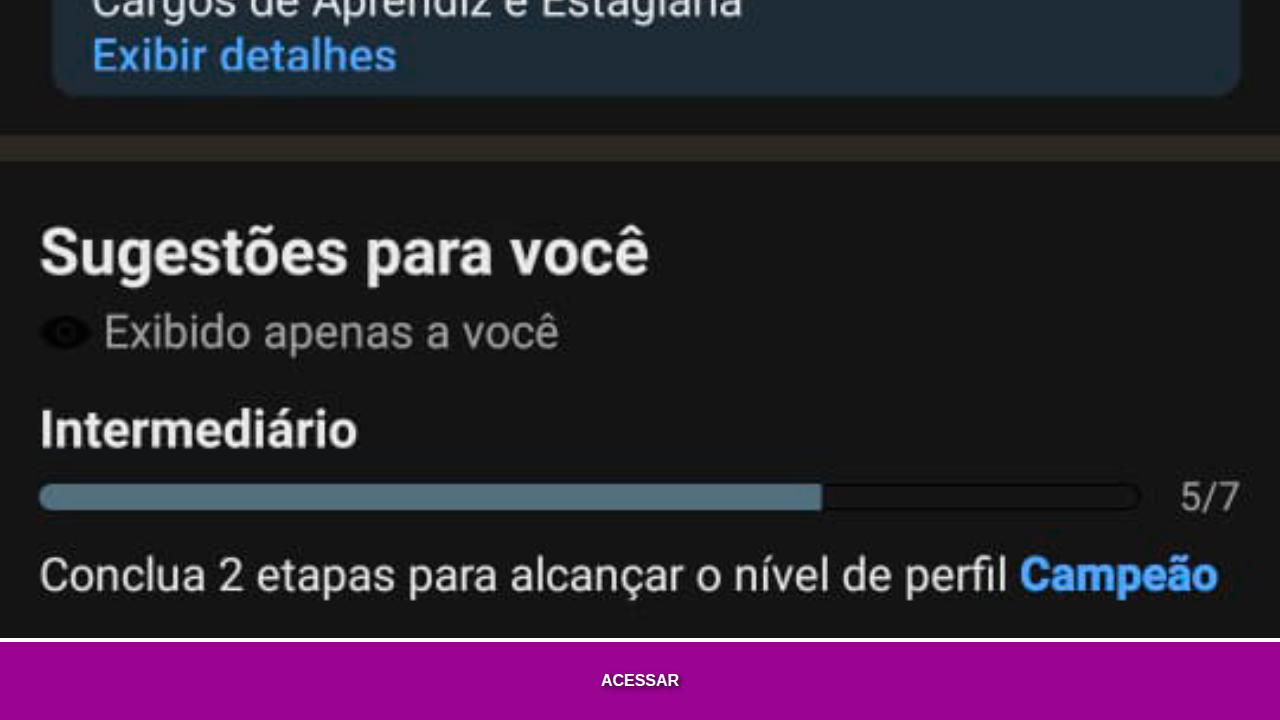
<file: paginas/linkedin.html>
<!DOCTYPE html>
<html lang="pt-br">
<head>
    <meta charset="UTF-8">
    <meta http-equiv="X-UA-Compatible" content="IE=edge">
    <meta name="viewport" content="width=device-width, initial-scale=1.0">
    <title>Linkedin</title>
    <link rel="stylesheet" href="../estilos/social.css">
</head>
<body>
    <img src="../imagens/tela-link.png.jpg" alt="lk">
    <a href="https://www.linkedin.com/in/isabela-rodrigues-a97973255/" target="_blank">ACESSAR</a>
</body>
</html>
</file>
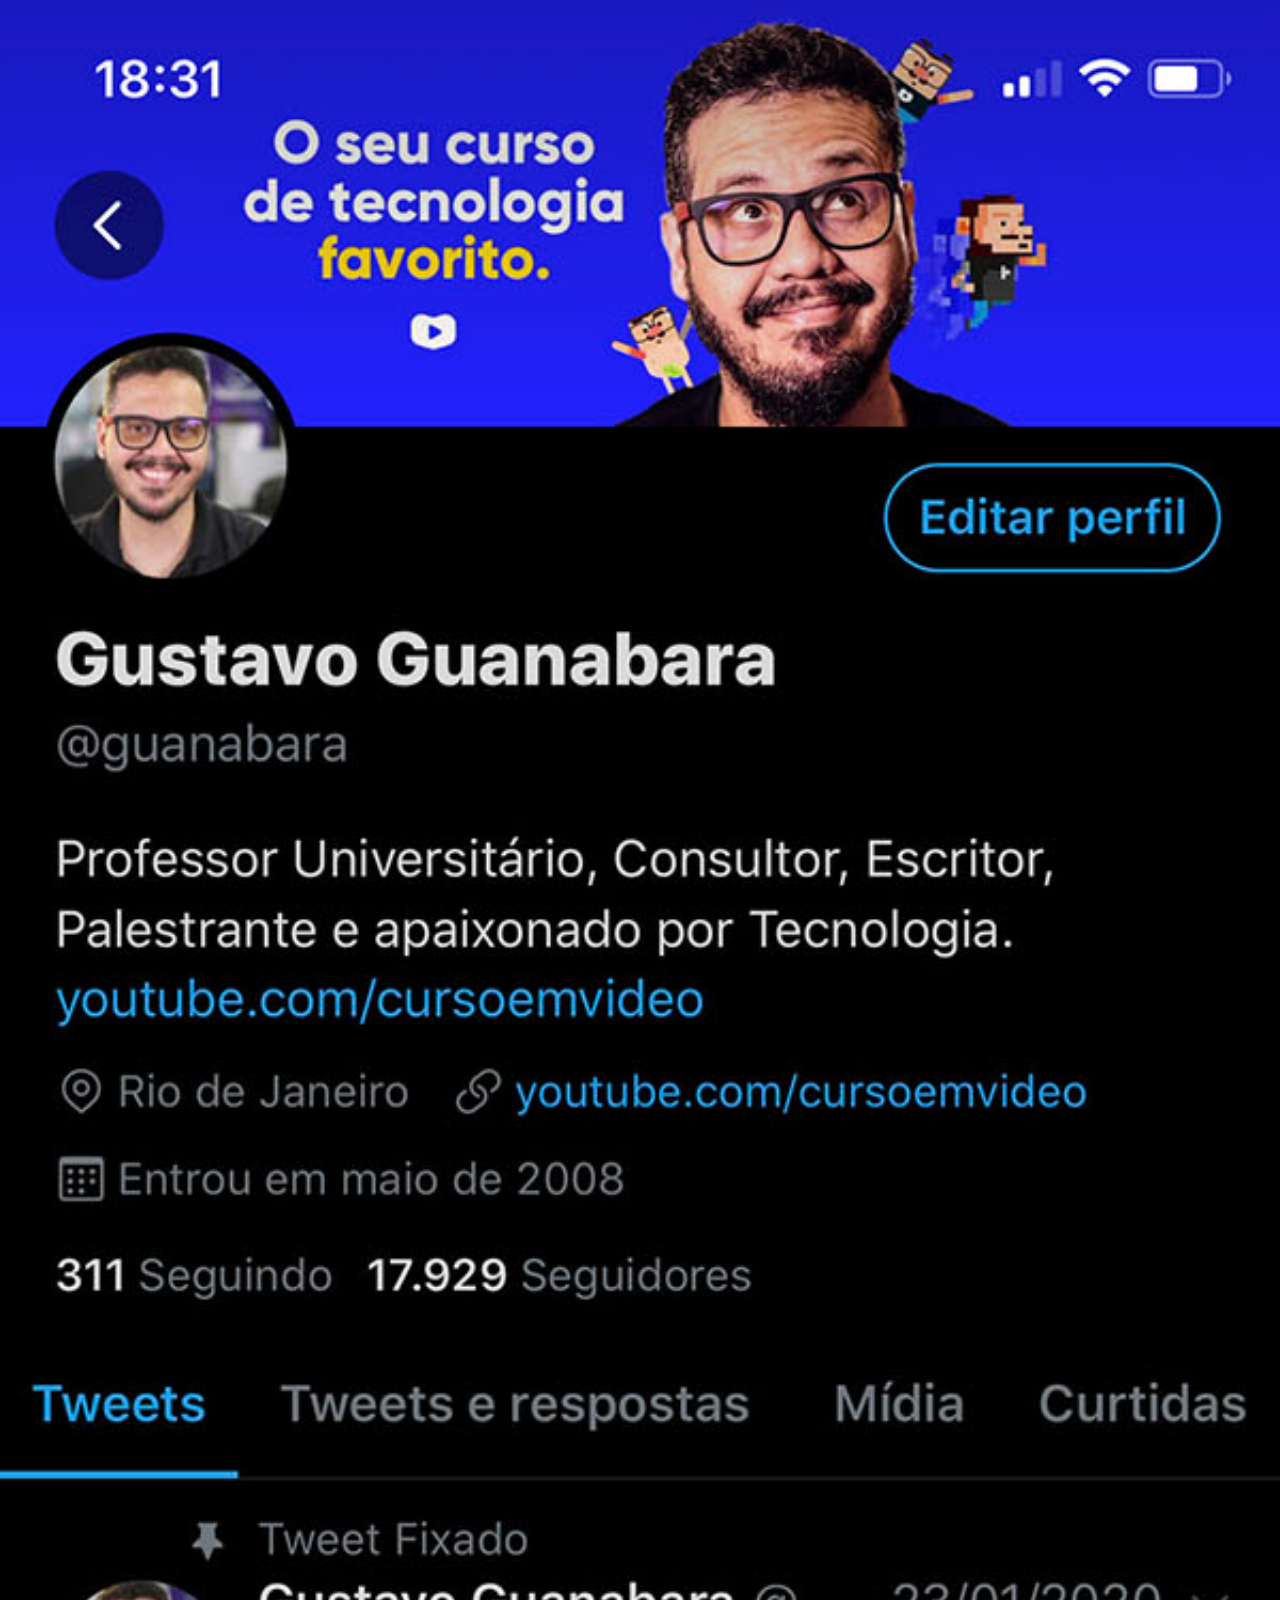
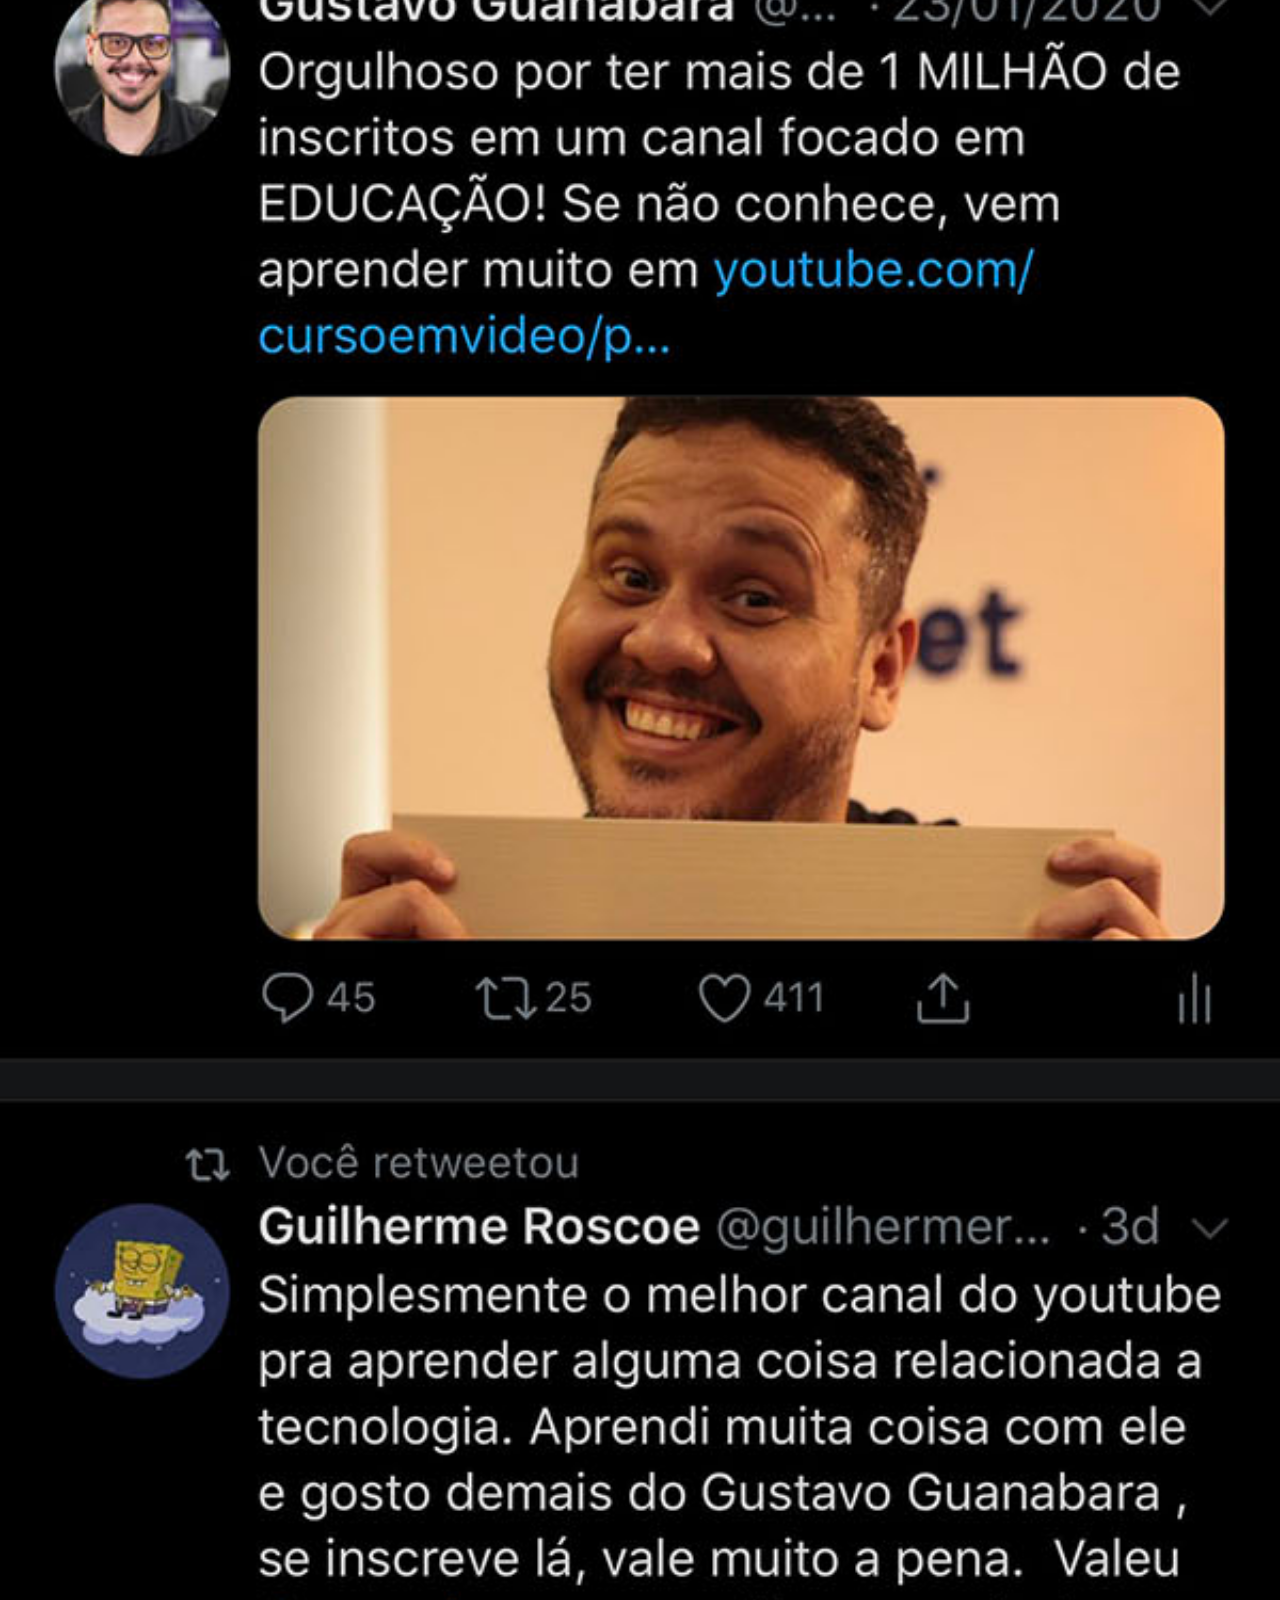
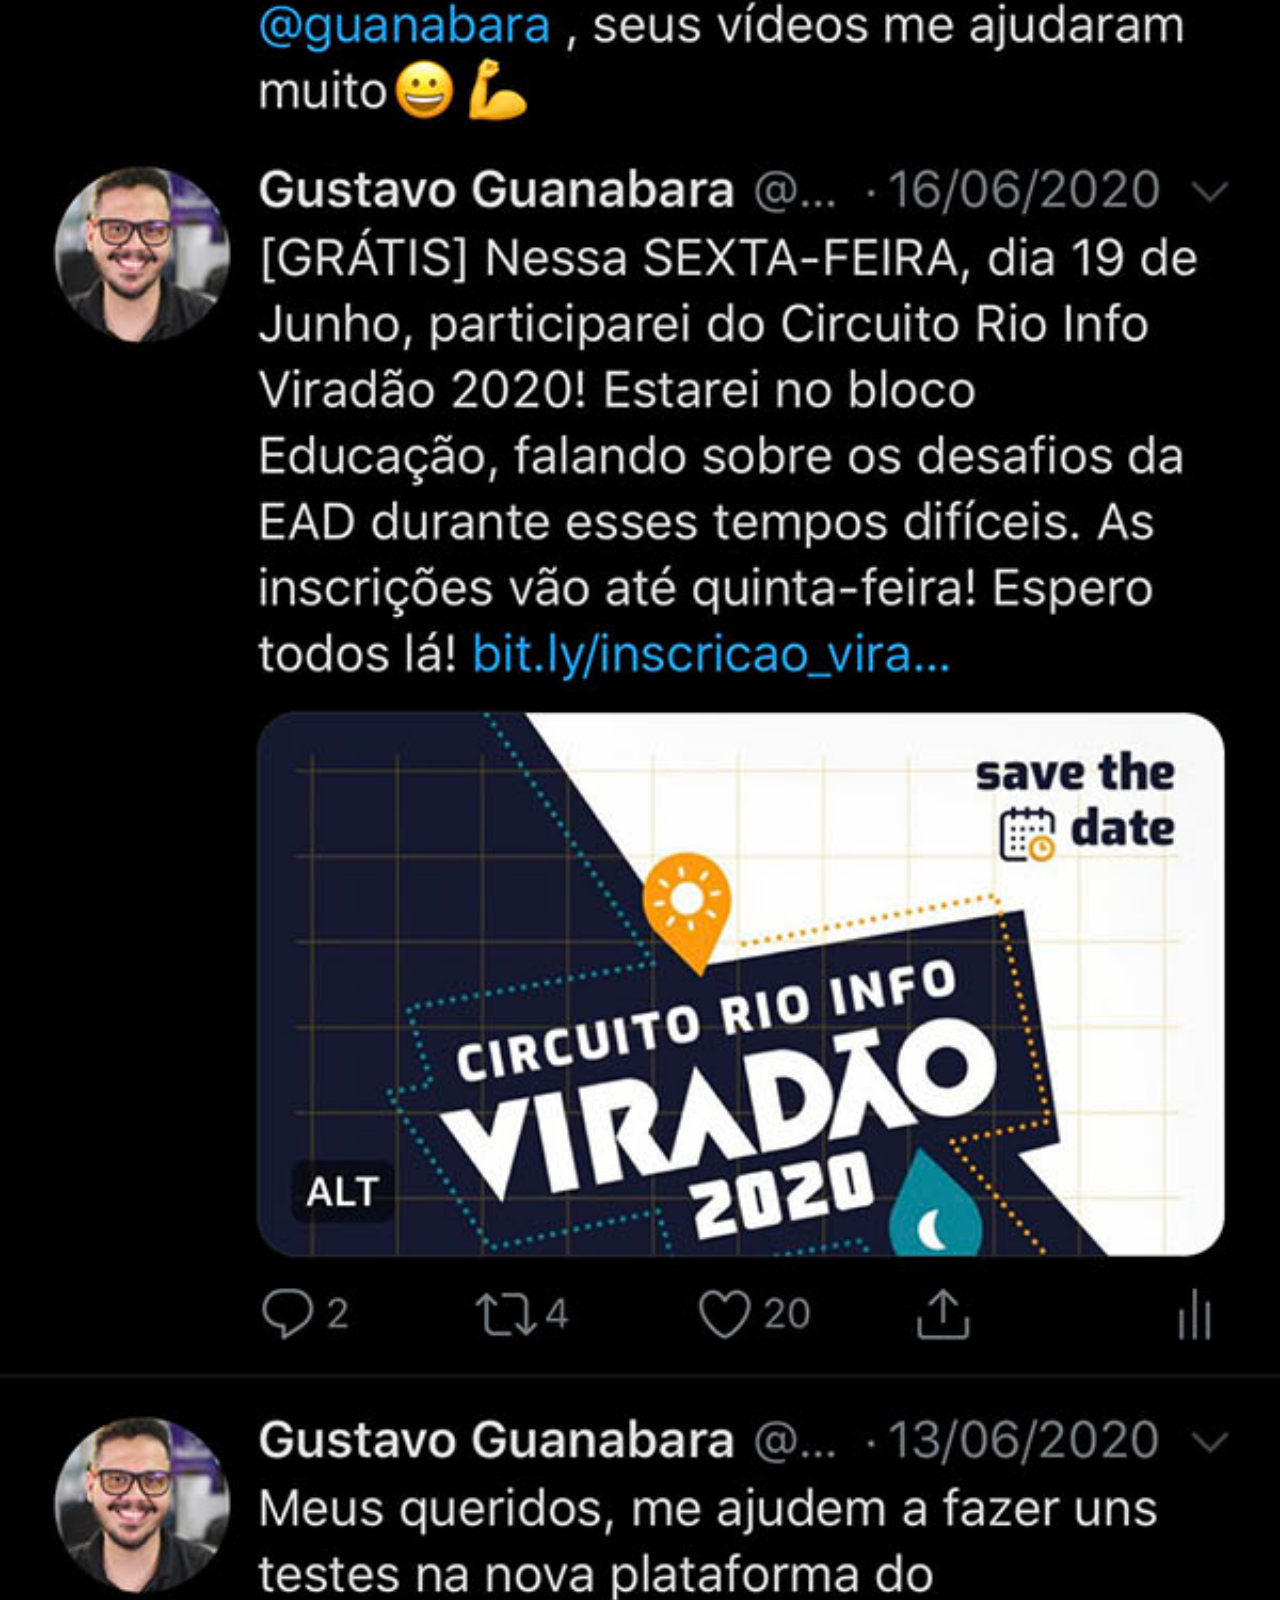
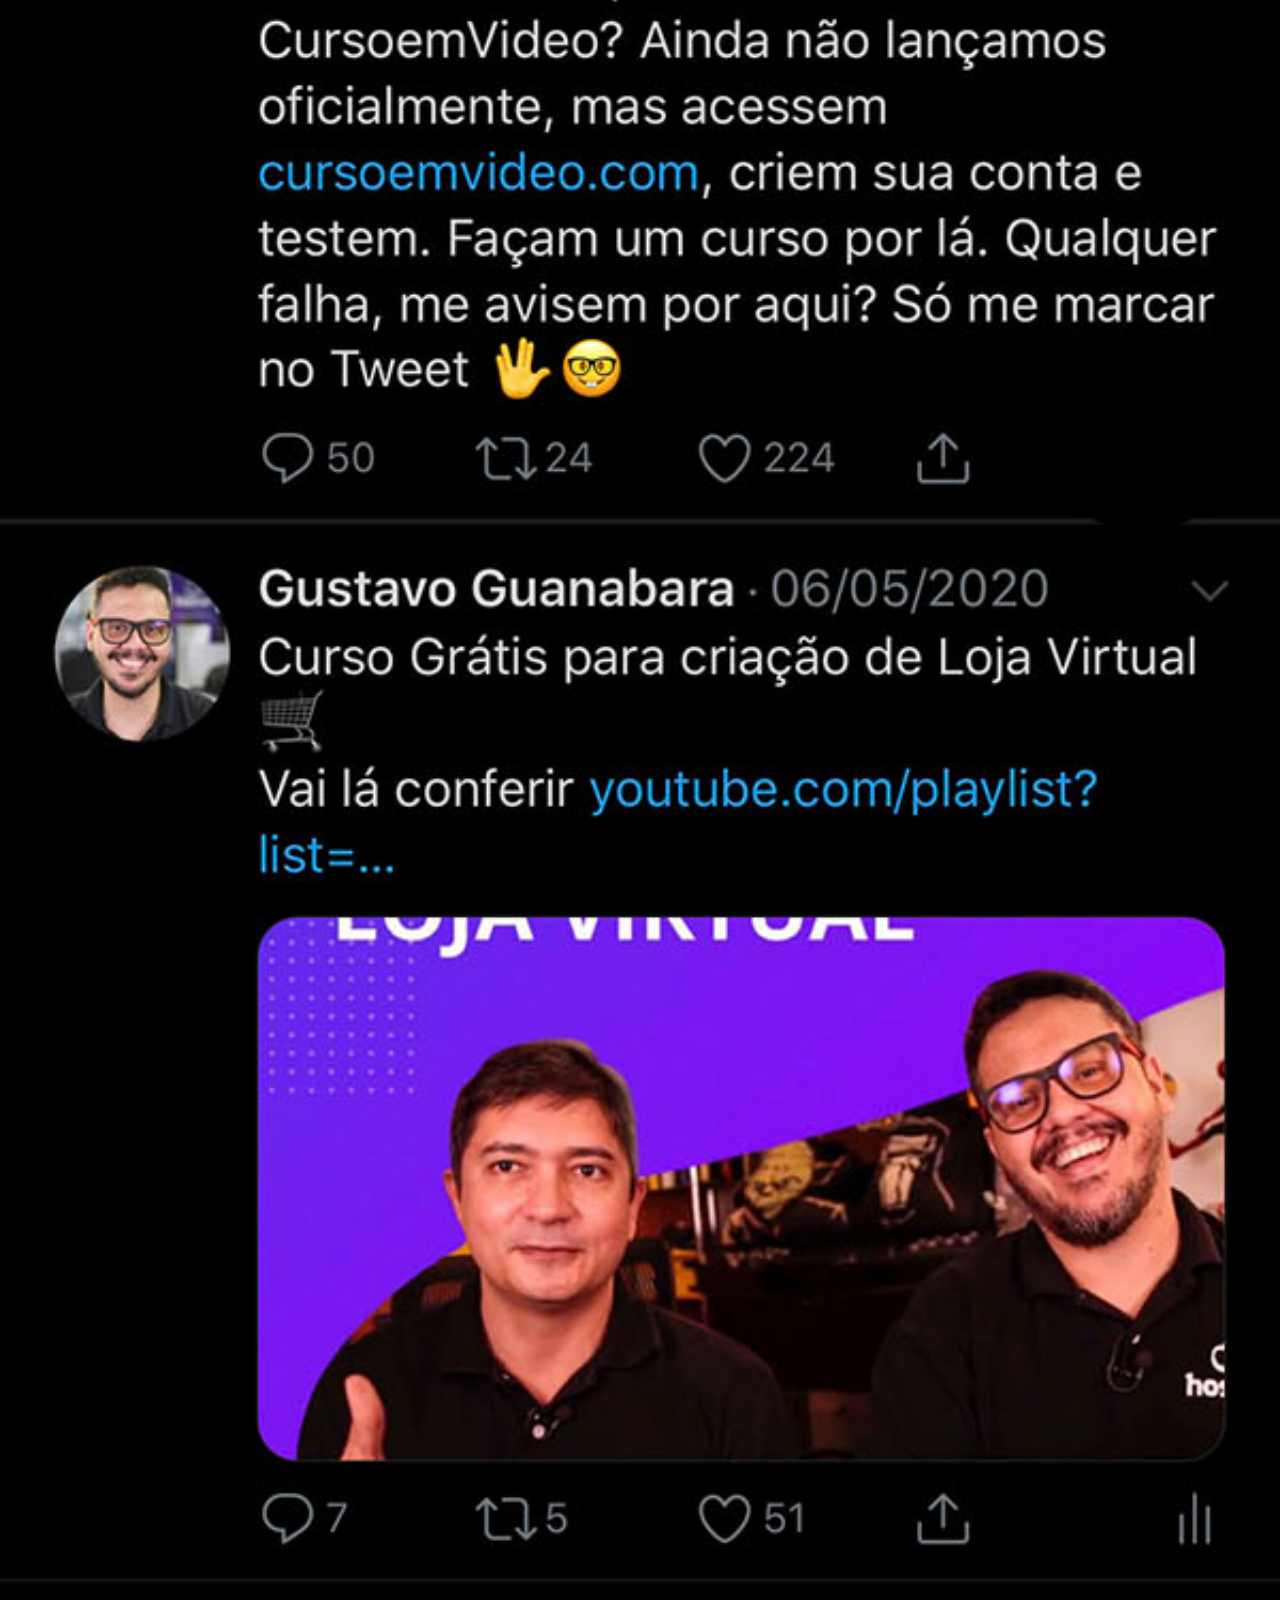
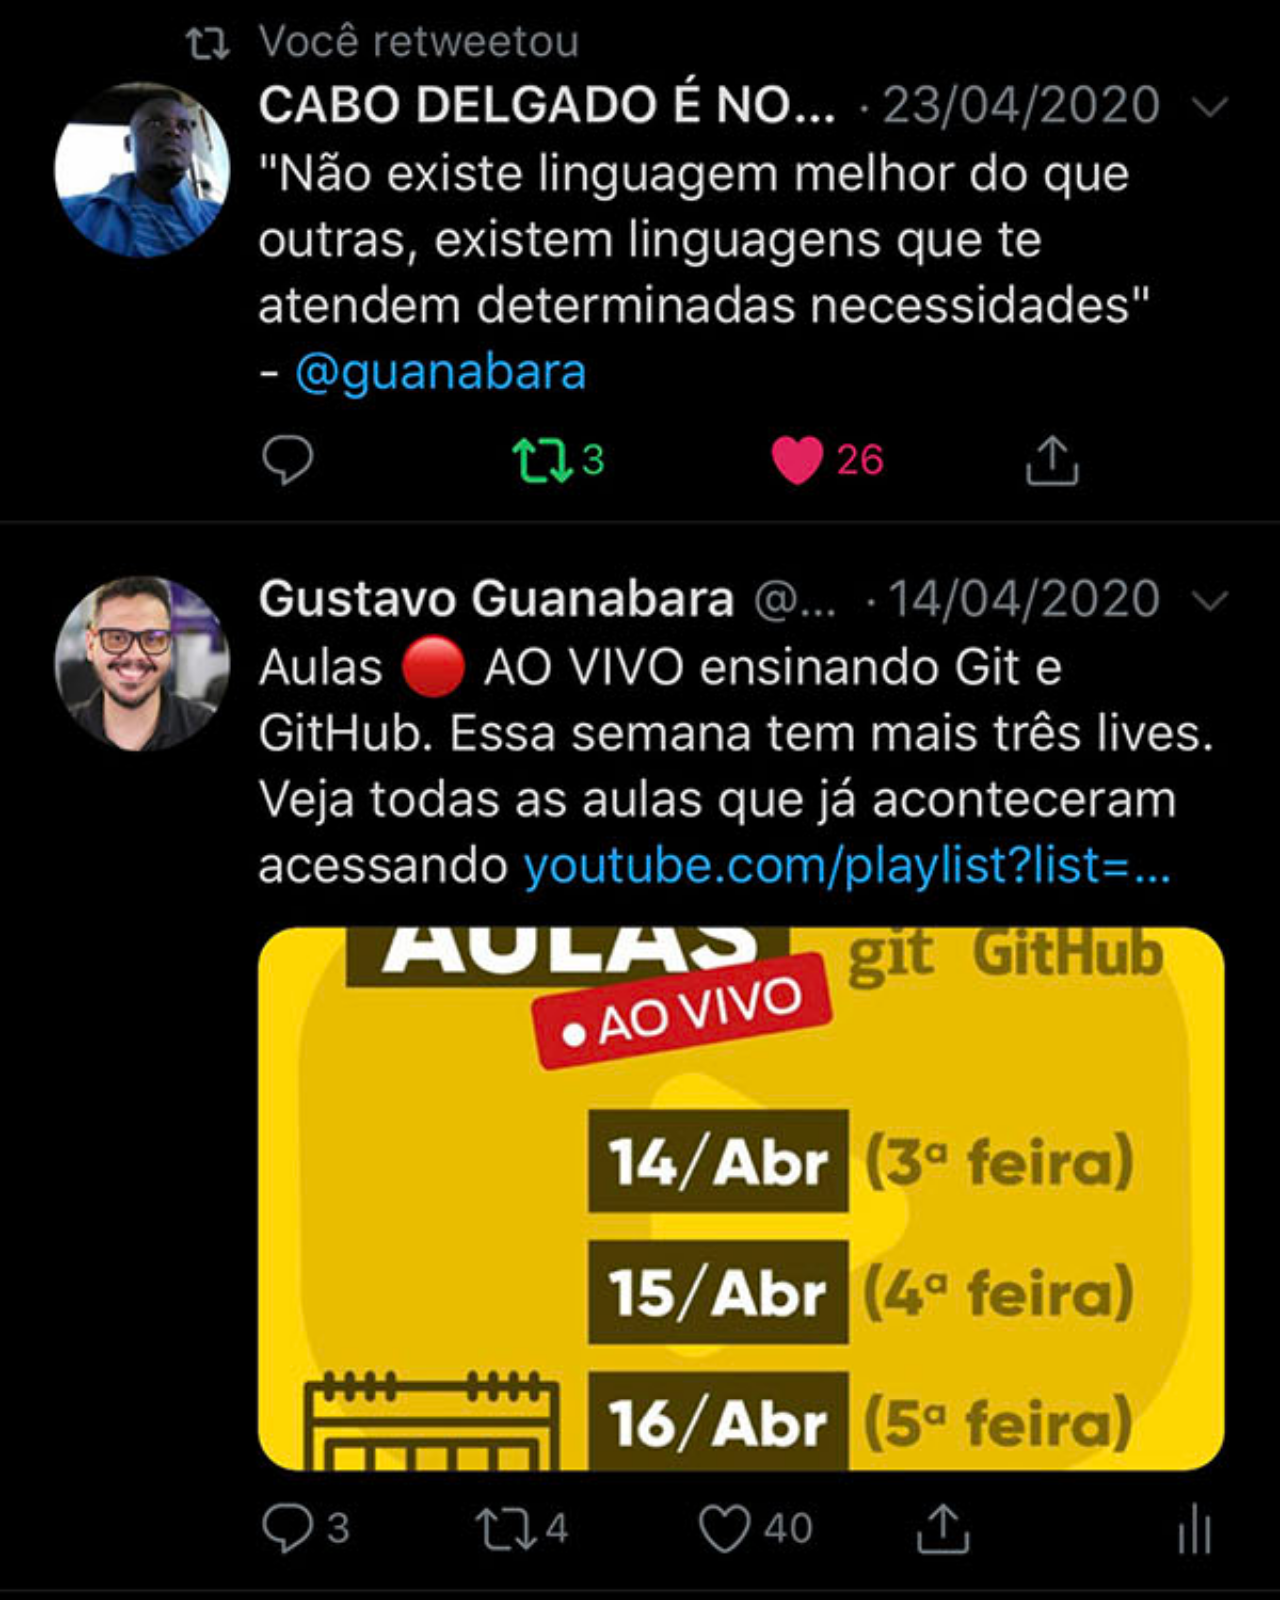
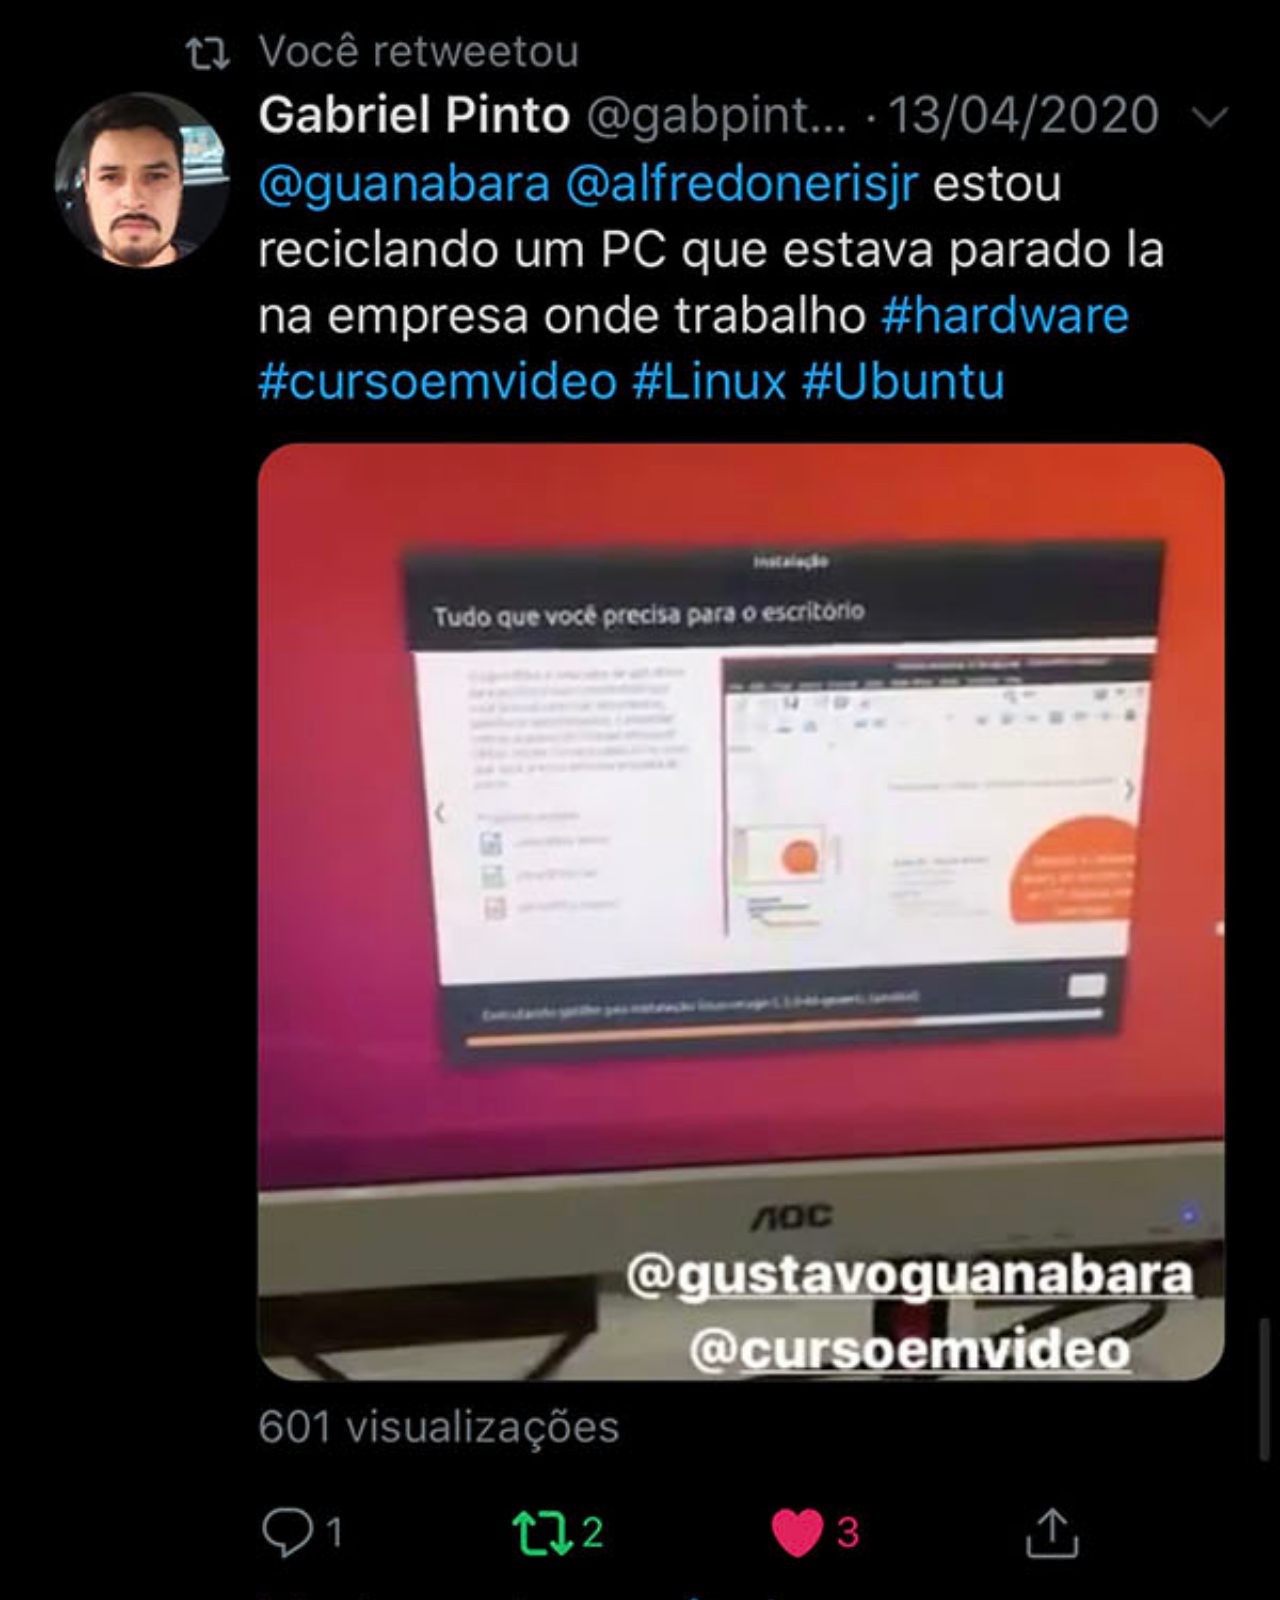
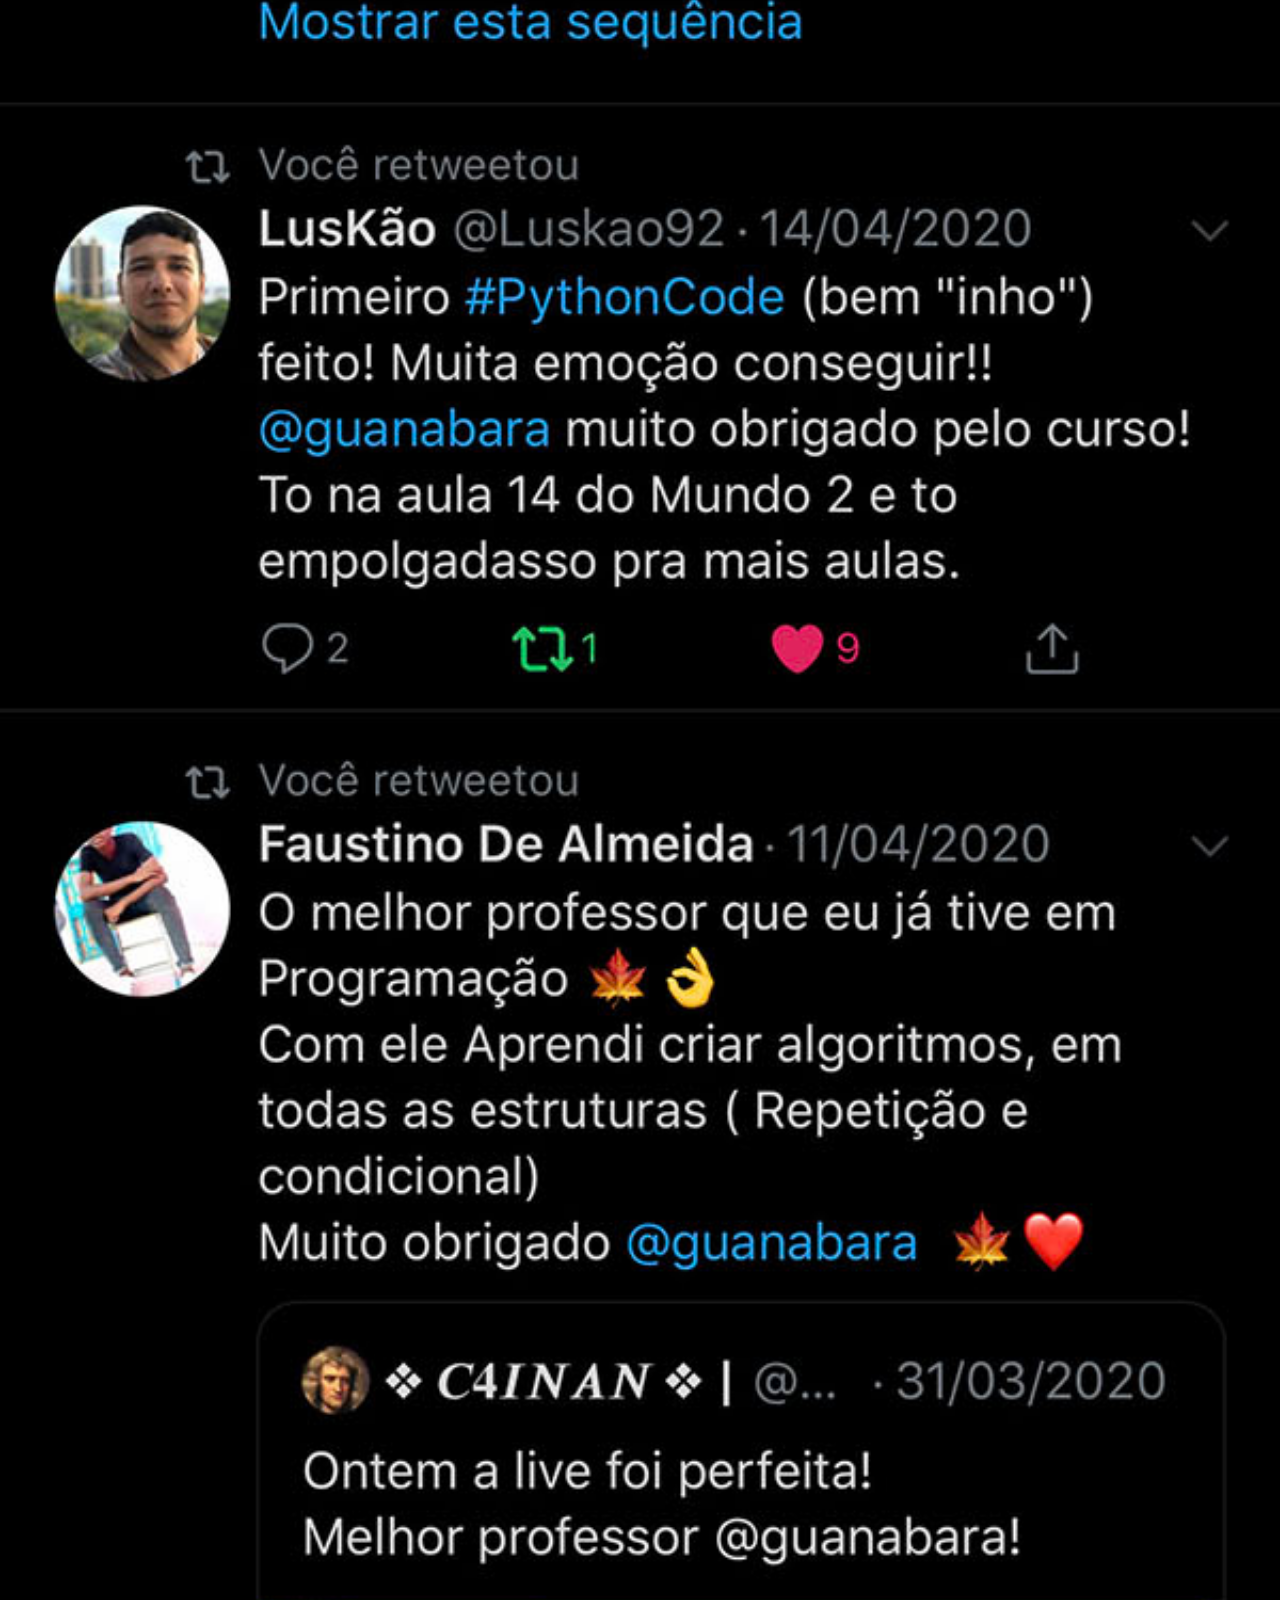
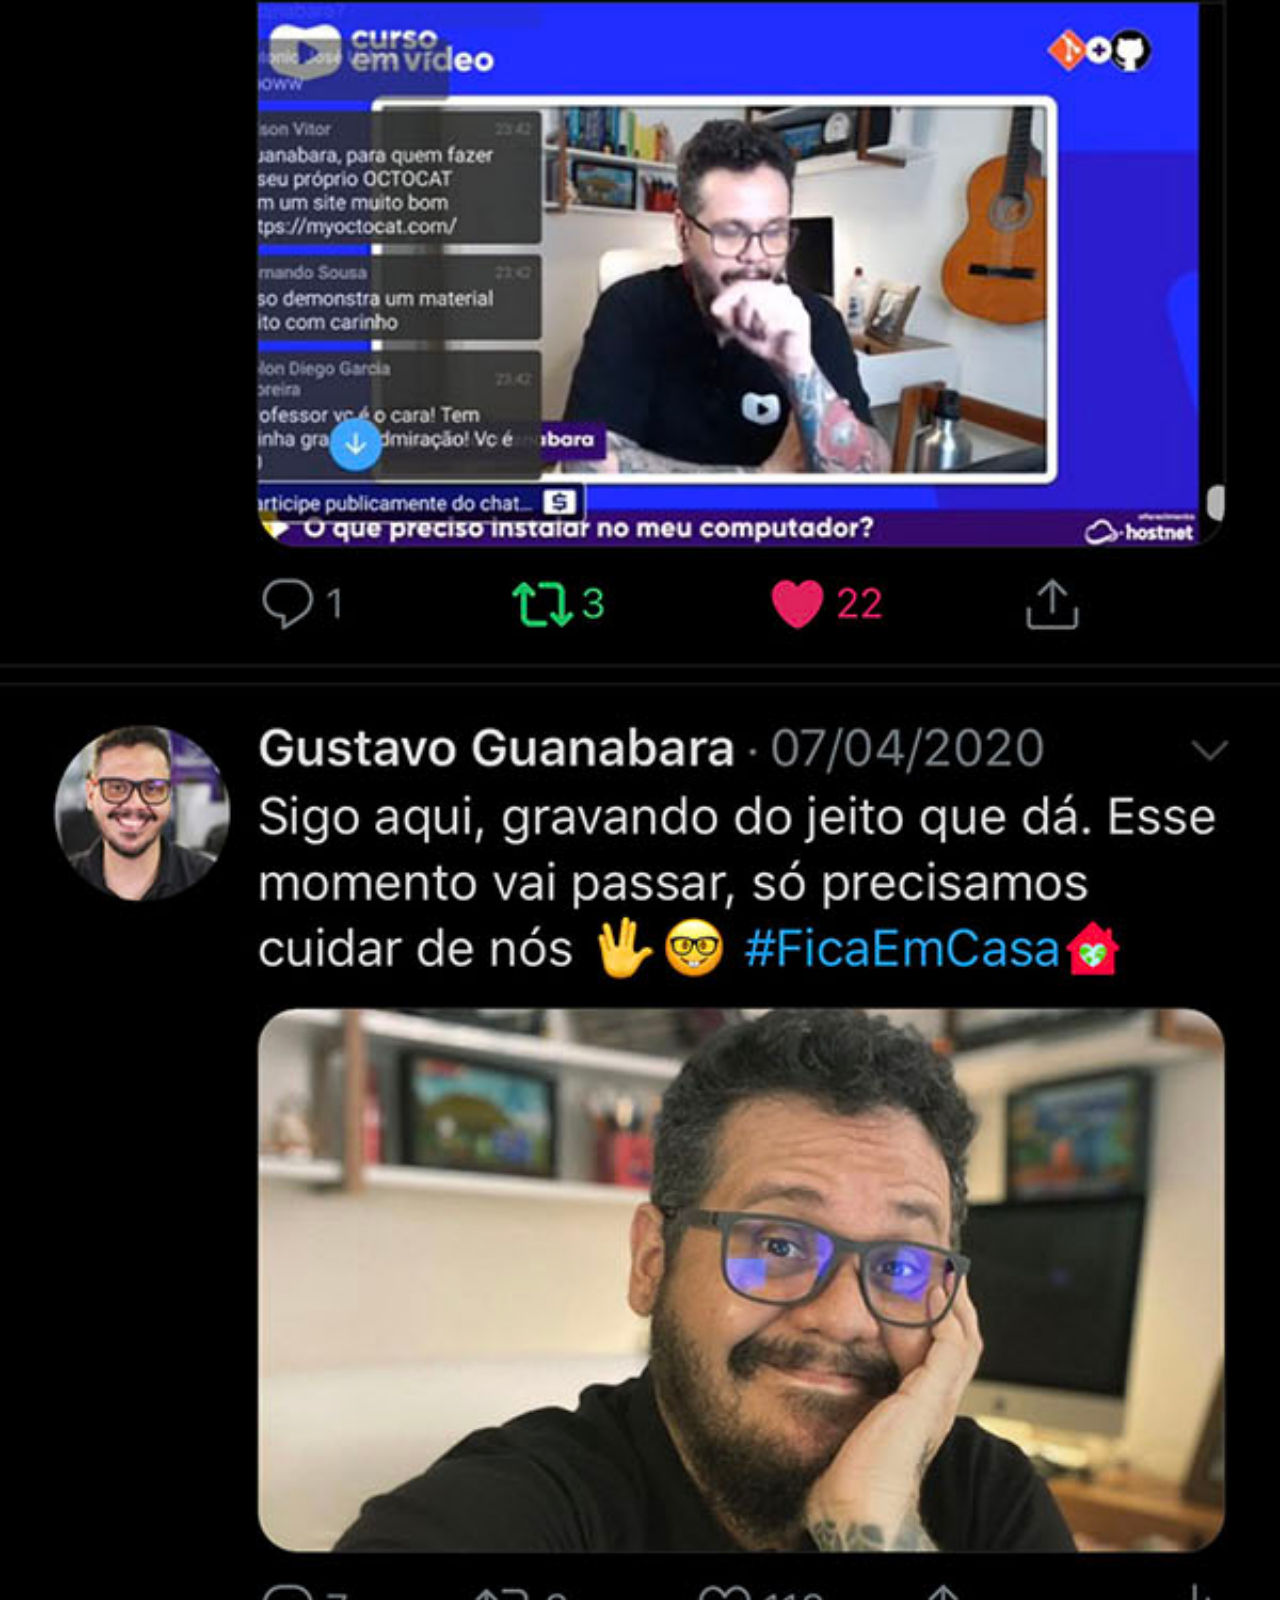
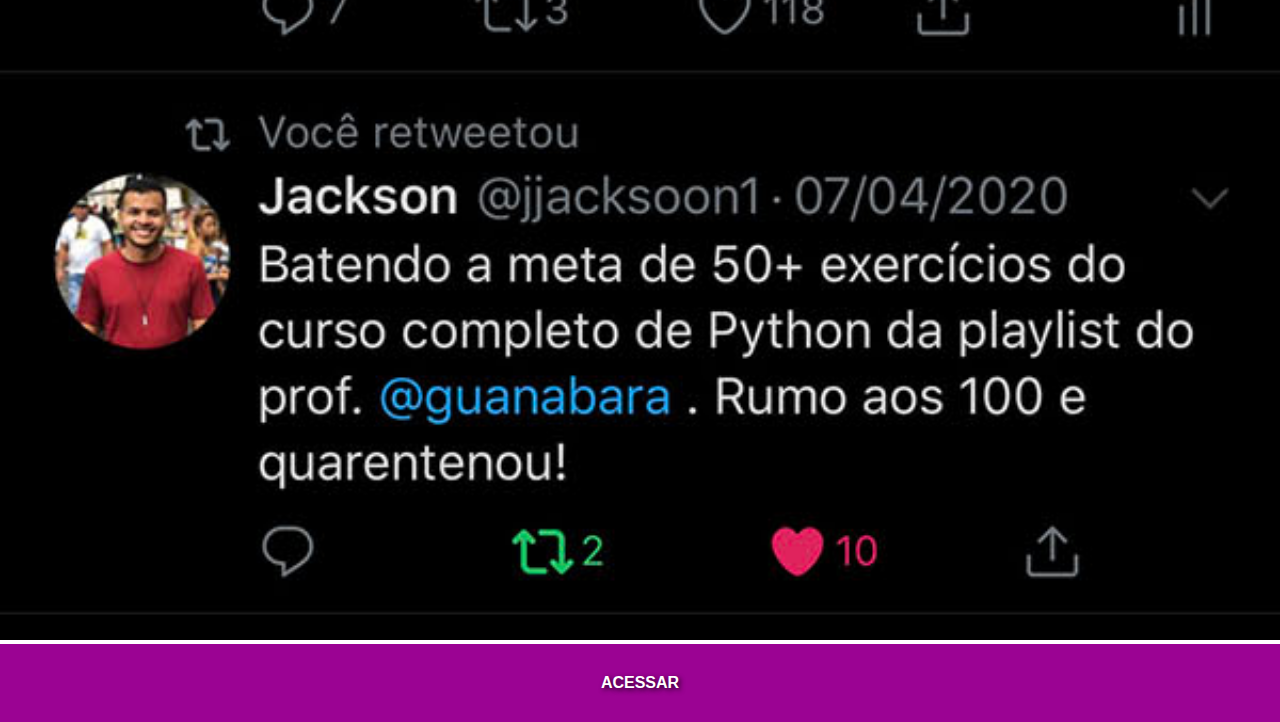
<file: paginas/tt.html>
<!DOCTYPE html>
<html lang="pt-br">
<head>
    <meta charset="UTF-8">
    <meta http-equiv="X-UA-Compatible" content="IE=edge">
    <meta name="viewport" content="width=device-width, initial-scale=1.0">
    <title>GitHub</title>
    <link rel="stylesheet" href="../estilos/social.css">
</head>
<body>
    <img src="../imagens/tela-twitter.jpg" alt="tt">
    <a href="https://twitter.com/isabela_rodrich" target="_blank">ACESSAR</a>
</body>
</html>
</file>
<file: style.css>
@charset  "UTF-8" ;

*{
    margin: 0px;
    padding: 0px;
}

body {
    background: url(imagens/5068893.jpg) no-repeat top center;   
    background-size: cover;
    background-attachment: fixed;
}

html, body {
    height: 100vh;
    width: 100vw;
    background-color: black;
}

main {
    height: 100vh;
    position: relative;
    
}

section#cel {
    position: absolute;
    top: 50%;
    left: 50%;
    transform: translate(-50%, -50%);
    height: 450px;
    width: 230px;
    background:url(imagens/frameiphone.png) no-repeat;
}

iframe#tela {
    position: relative;
    top: 14px;
    left: 17px;
    width: 199px;  
    height: 426px;
    border-radius: 21px;
}

section#redes {
    text-align: right;
}

section#redes > a > img {
    width: 50px;
    margin: 10px;
    border-radius: 50%;
    box-shadow: 2px 2px 5px rgba(0, 0, 0, 0.815);
    box-sizing: border-box;
}

section#redes > a > img:hover{
    border: 2px solid rgba(255, 255, 255, 0.61);
    transform: translate(-3px, -3px);
    transition: 0.5s;
    box-shadow: 5px 5px 10px rgba(248, 20, 237, 0.89);

}
</file>
<file: css/style.css>
@charset  "UTF-8" ;

*{
    margin: 0px;
    padding: 0px;
}

body {
    background: url(../imagens/fundo.jpg) no-repeat top center;   
    background-size: cover;
    background-attachment: fixed;
}

html, body {
    height: 100vh;
    width: 100vw;
    background-color: black;
}

main {
    height: 100vh;
    position: relative;
    
}

section#cel {
    position: absolute;
    top: 50%;
    left: 50%;
    transform: translate(-50%, -50%);
    height: 450px;
    width: 230px;
    background:url(../imagens/frameiphone.png) no-repeat;
}

iframe#tela {
    position: relative;
    top: 14px;
    left: 17px;
    width: 199px;  
    height: 426px;
    border-radius: 21px;
}

section#redes {
    text-align: right;
}

section#redes > a > img {
    width: 50px;
    margin: 10px;
    border-radius: 50%;
    box-shadow: 2px 2px 5px rgba(0, 0, 0, 0.815);
    box-sizing: border-box;
}

section#redes > a > img:hover{
    border: 2px solid rgba(255, 255, 255, 0.61);
    transform: translate(-3px, -3px);
    transition: 0.5s;
    box-shadow: 5px 5px 10px rgba(248, 20, 237, 0.89);

}
</file>
<file: estilos/social.css>
@charset "UTF-8" ;

* {
    margin: 0px;
    padding: 0%;
    font-family: 'Gill Sans', 'Gill Sans MT', Calibri, 'Trebuchet MS', sans-serif;
}
img {
width: 100vw;

}

a {
display: block;
background-color: rgb(155, 3, 147);
padding: 30px;
text-align: center;
font-weight: bolder;
text-decoration: none;
color: white;
text-shadow: 2px 2px 5px rgba(0, 0, 0, 0.795);
}
::-webkit-scrollbar {
width: 0px;
height: 0px;
}

a:hover {
transform: translate(-2px, -2px );
background-color: rgba(248, 20, 237, 0.89);
}
</file>
